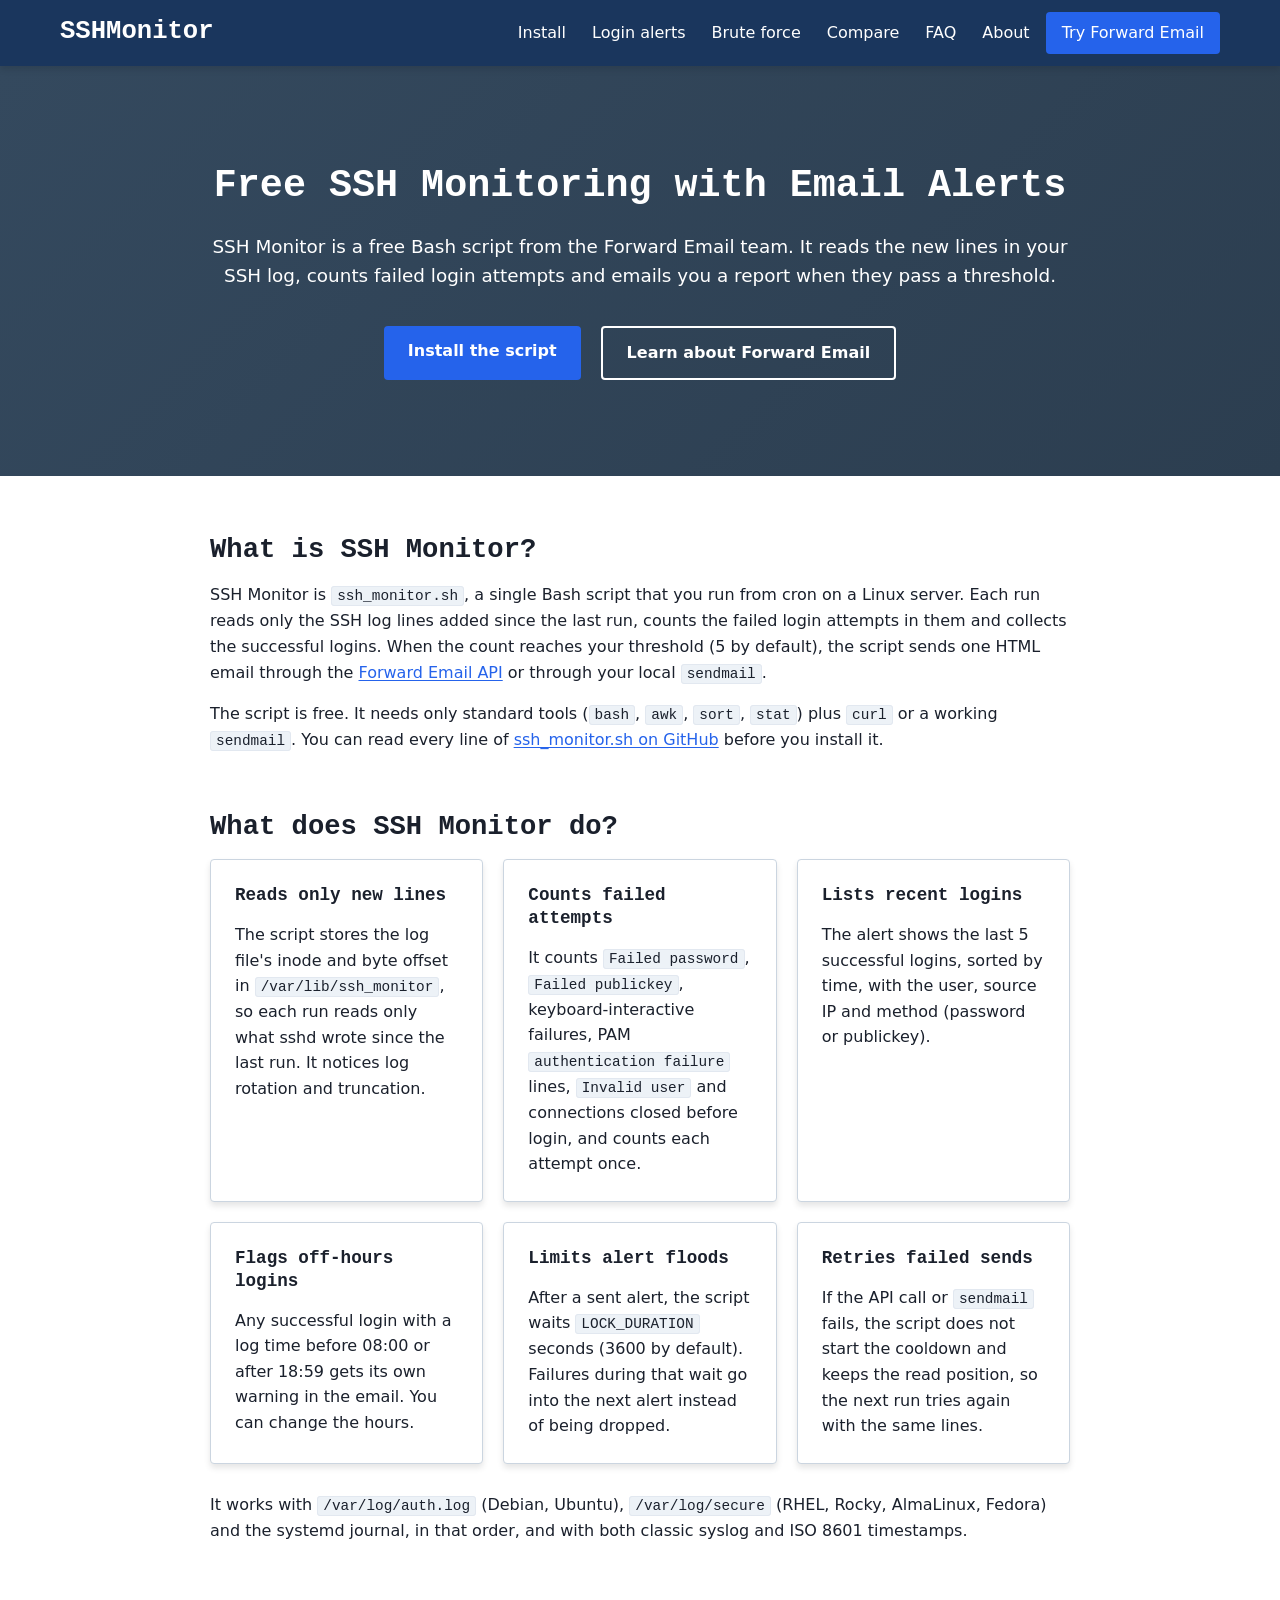
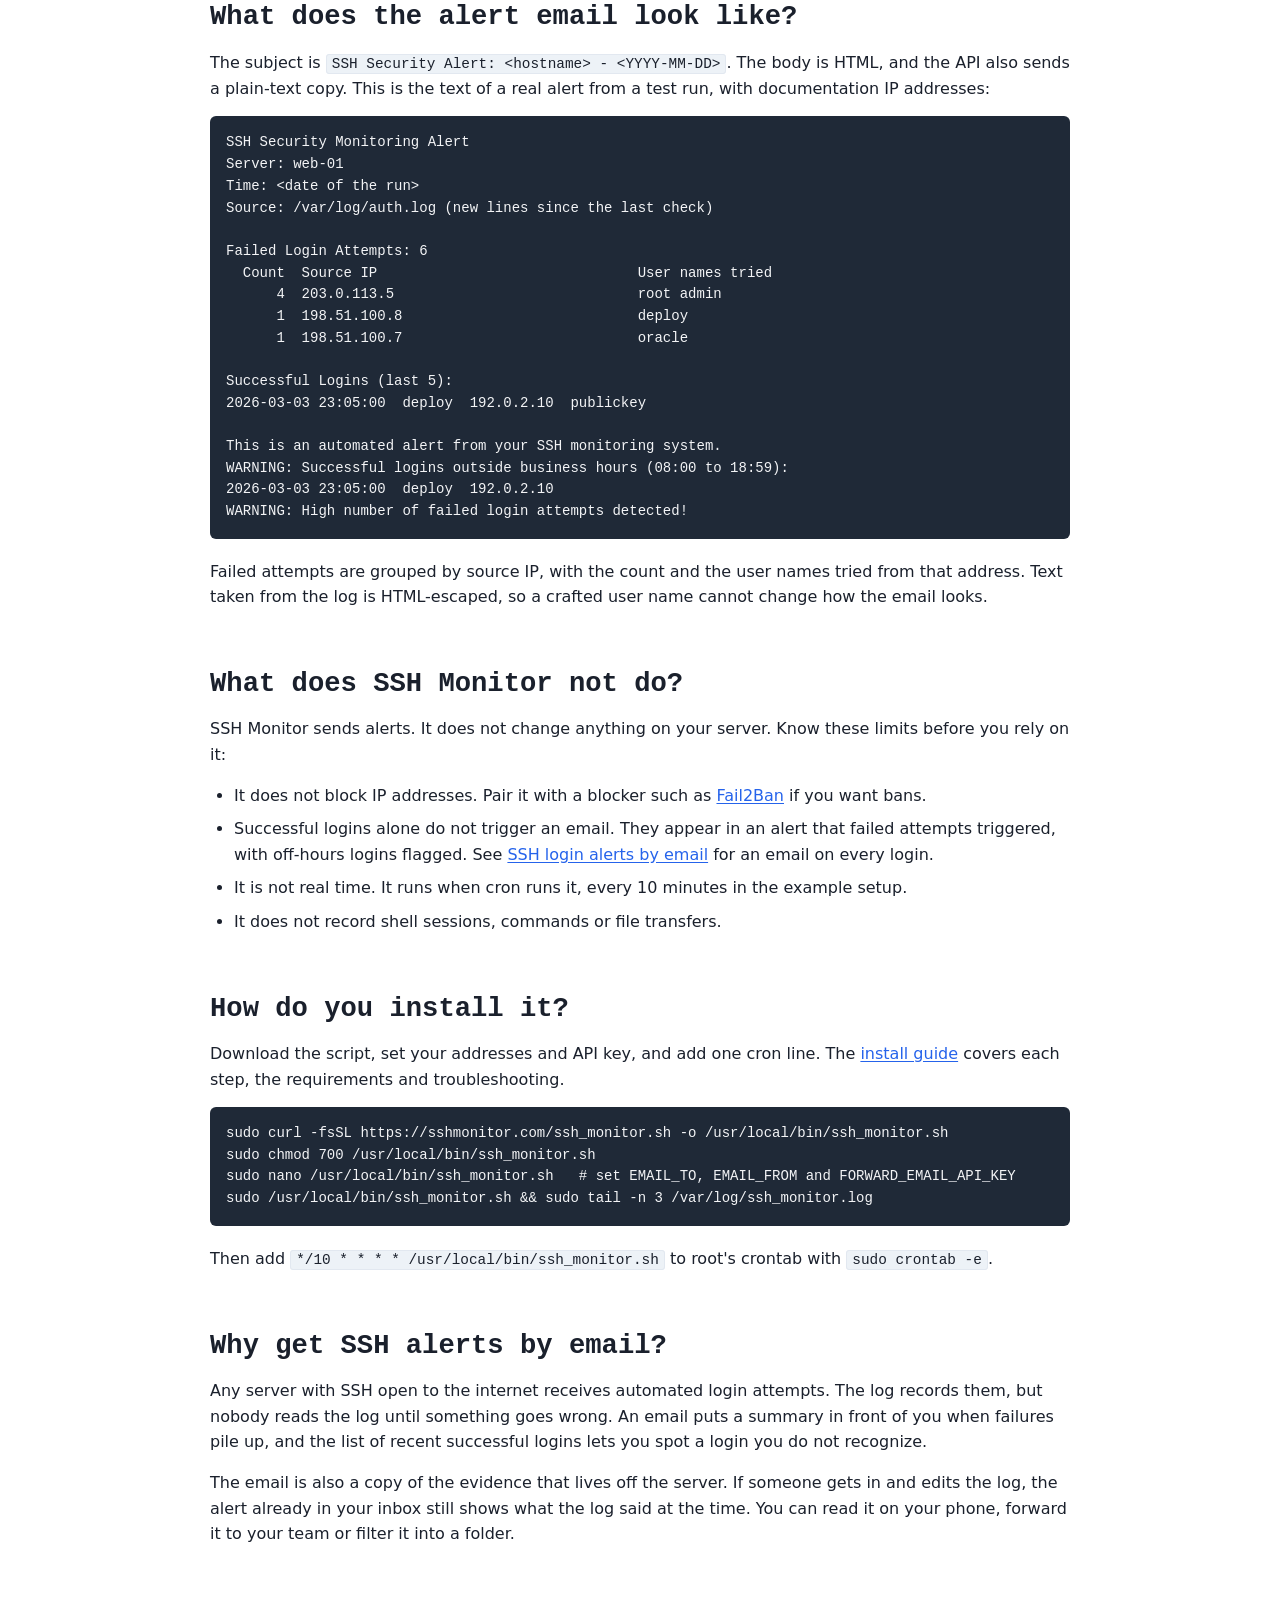
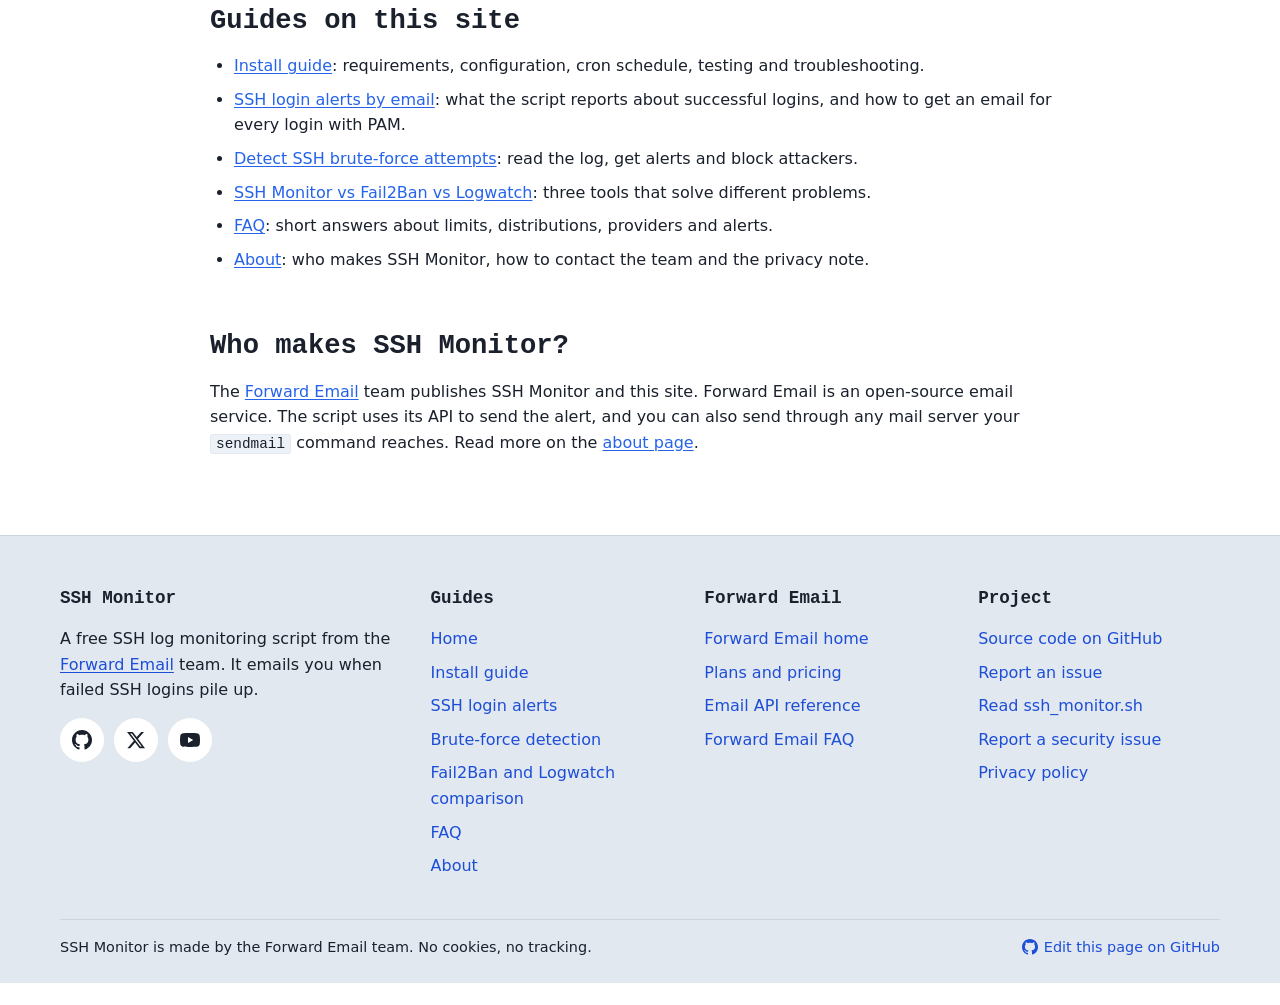
<file: index.html>
<!DOCTYPE html>
<html lang="en">
<head>
<meta charset="utf-8">
<meta name="viewport" content="width=device-width, initial-scale=1">
<meta http-equiv="Content-Security-Policy" content="default-src 'none'; connect-src 'self'; style-src 'self'; img-src 'self'; manifest-src 'self'; base-uri 'none'; form-action 'none'; upgrade-insecure-requests">
<meta name="referrer" content="strict-origin-when-cross-origin">
<title>SSH Monitor: Free SSH Login Alerts by Email</title>
<meta name="description" content="Free Bash script that counts failed SSH login attempts in your auth log or journal and emails you a report through Forward Email.">
<meta name="robots" content="index, follow, max-image-preview:large">
<link rel="canonical" href="https://sshmonitor.com/">
<link rel="alternate" type="text/markdown" href="/index.md" title="Free SSH Monitoring with Email Alerts (Markdown)">
<meta name="theme-color" content="#1a365d">
<link rel="icon" href="/favicon.ico" sizes="any">
<link rel="icon" href="/images/icon.svg" type="image/svg+xml">
<link rel="apple-touch-icon" href="/images/apple-touch-icon.png">
<link rel="manifest" href="/site.webmanifest">
<link rel="alternate" type="text/plain" href="/llms.txt" title="llms.txt">
<link rel="stylesheet" href="/css/style.min.css">
<meta property="og:type" content="website">
<meta property="og:site_name" content="SSH Monitor">
<meta property="og:locale" content="en_US">
<meta property="og:title" content="SSH Monitor: Free SSH Login Alerts by Email">
<meta property="og:description" content="Free Bash script that counts failed SSH login attempts in your auth log or journal and emails you a report through Forward Email.">
<meta property="og:url" content="https://sshmonitor.com/">
<meta property="og:image" content="https://sshmonitor.com/images/og-image.png">
<meta property="og:image:type" content="image/png">
<meta property="og:image:width" content="1200">
<meta property="og:image:height" content="630">
<meta property="og:image:alt" content="SSH Monitor: free SSH login alerts by email, from the Forward Email team">
<meta name="twitter:card" content="summary_large_image">
<meta name="twitter:site" content="@fwdemail">
<meta name="twitter:title" content="SSH Monitor: Free SSH Login Alerts by Email">
<meta name="twitter:description" content="Free Bash script that counts failed SSH login attempts in your auth log or journal and emails you a report through Forward Email.">
<meta name="twitter:image" content="https://sshmonitor.com/images/og-image.png">
<meta name="twitter:image:alt" content="SSH Monitor: free SSH login alerts by email, from the Forward Email team">
<script type="application/ld+json">{"@context":"https://schema.org","@graph":[{"@type":"Organization","@id":"https://forwardemail.net/#organization","name":"Forward Email","url":"https://forwardemail.net","logo":"https://forwardemail.net/img/logo-square-180x180.png","sameAs":["https://github.com/forwardemail","https://x.com/fwdemail","https://www.youtube.com/forwardemail","https://www.reddit.com/r/forwardemail/"],"contactPoint":[{"@type":"ContactPoint","contactType":"customer support","email":"support@forwardemail.net","url":"https://forwardemail.net/en/faq"},{"@type":"ContactPoint","contactType":"security","email":"security@forwardemail.net","url":"https://forwardemail.net/en/security"}]},{"@type":"WebSite","@id":"https://sshmonitor.com/#website","url":"https://sshmonitor.com/","name":"SSH Monitor","description":"SSH Monitor is a free Bash script from the Forward Email team. It reads the new lines in your SSH log, counts failed login attempts and emails you a report through Forward Email when they pass a threshold.","inLanguage":"en","publisher":{"@id":"https://forwardemail.net/#organization"}},{"@type":"WebPage","@id":"https://sshmonitor.com/#webpage","url":"https://sshmonitor.com/","name":"Free SSH Monitoring with Email Alerts","description":"Free Bash script that counts failed SSH login attempts in your auth log or journal and emails you a report through Forward Email.","inLanguage":"en","isPartOf":{"@id":"https://sshmonitor.com/#website"},"publisher":{"@id":"https://forwardemail.net/#organization"},"primaryImageOfPage":{"@type":"ImageObject","url":"https://sshmonitor.com/images/og-image.png","width":1200,"height":630},"about":{"@id":"https://sshmonitor.com/#software"}},{"@type":"SoftwareApplication","@id":"https://sshmonitor.com/#software","name":"SSH Monitor","alternateName":"ssh_monitor.sh","description":"Bash script that reads new SSH log lines (auth.log, secure or the systemd journal), counts failed login attempts and emails a report through the Forward Email API or sendmail when a threshold is reached.","url":"https://sshmonitor.com/","applicationCategory":"SecurityApplication","operatingSystem":"Linux","downloadUrl":"https://sshmonitor.com/ssh_monitor.sh","installUrl":"https://sshmonitor.com/install/","softwareRequirements":"bash, awk, sed, GNU coreutils, curl or sendmail, cron","isAccessibleForFree":true,"offers":{"@type":"Offer","price":"0","priceCurrency":"USD"},"author":{"@id":"https://forwardemail.net/#organization"},"publisher":{"@id":"https://forwardemail.net/#organization"}}]}</script>
</head>
<body>
<!--email_off--><a class="skip-link" href="#main"><!--/email_off-->Skip to content</a>
<header class="site-header">
  <div class="container header-content">
    <!--email_off--><a class="logo" href="/" aria-current="page"><!--/email_off-->SSHMonitor</a>
    <nav aria-label="Main">
      <ul class="nav-links"><li><!--email_off--><a href="/install/"><!--/email_off-->Install</a></li><li><!--email_off--><a href="/ssh-login-alerts/"><!--/email_off-->Login alerts</a></li><li><!--email_off--><a href="/ssh-brute-force-detection/"><!--/email_off-->Brute force</a></li><li><!--email_off--><a href="/fail2ban-vs-logwatch/"><!--/email_off-->Compare</a></li><li><!--email_off--><a href="/faq/"><!--/email_off-->FAQ</a></li><li><!--email_off--><a href="/about/"><!--/email_off-->About</a></li><li><!--email_off--><a href="https://forwardemail.net" class="btn-primary" rel="noopener"><!--/email_off-->Try Forward Email</a></li></ul>
    </nav>
  </div>
</header>
<main id="main">
<div class="hero hero-home">
  <div class="container hero-content">
    
    <h1>Free SSH Monitoring with Email Alerts</h1>
    <p class="lead">SSH Monitor is a free Bash script from the Forward Email team. It reads the new lines in your SSH log, counts failed login attempts and emails you a report when they pass a threshold.</p>
    <div class="cta-buttons"><!--email_off--><a href="/install/" class="btn-primary"><!--/email_off-->Install the script</a><!--email_off--><a href="https://forwardemail.net" class="btn-secondary" rel="noopener"><!--/email_off-->Learn about Forward Email</a></div>
  </div>
</div>
<article class="container content">
<h2 id="what-is-ssh-monitor">What is SSH Monitor?</h2>
<p>SSH Monitor is <code>ssh_monitor.sh</code>, a single Bash script that you run from cron on a Linux server. Each run reads only the SSH log lines added since the last run, counts the failed login attempts in them and collects the successful logins. When the count reaches your threshold (5 by default), the script sends one HTML email through the <!--email_off--><a href="https://forwardemail.net/en/email-api" rel="noopener"><!--/email_off-->Forward Email API</a> or through your local <code>sendmail</code>.</p>
<p>The script is free. It needs only standard tools (<code>bash</code>, <code>awk</code>, <code>sort</code>, <code>stat</code>) plus <code>curl</code> or a working <code>sendmail</code>. You can read every line of <!--email_off--><a href="https://github.com/forwardemail/sshmonitor.com/blob/main/ssh_monitor.sh" rel="noopener"><!--/email_off-->ssh_monitor.sh on GitHub</a> before you install it.</p>
<h2 id="what-does-ssh-monitor-do">What does SSH Monitor do?</h2>
<div class="card-grid">
<div class="card">
<h3 id="reads-only-new-lines">Reads only new lines</h3>
<p>The script stores the log file's inode and byte offset in <code>/var/lib/ssh_monitor</code>, so each run reads only what sshd wrote since the last run. It notices log rotation and truncation.</p>
</div>
<div class="card">
<h3 id="counts-failed-attempts">Counts failed attempts</h3>
<p>It counts <code>Failed password</code>, <code>Failed publickey</code>, keyboard-interactive failures, PAM <code>authentication failure</code> lines, <code>Invalid user</code> and connections closed before login, and counts each attempt once.</p>
</div>
<div class="card">
<h3 id="lists-recent-logins">Lists recent logins</h3>
<p>The alert shows the last 5 successful logins, sorted by time, with the user, source IP and method (password or publickey).</p>
</div>
<div class="card">
<h3 id="flags-off-hours-logins">Flags off-hours logins</h3>
<p>Any successful login with a log time before 08:00 or after 18:59 gets its own warning in the email. You can change the hours.</p>
</div>
<div class="card">
<h3 id="limits-alert-floods">Limits alert floods</h3>
<p>After a sent alert, the script waits <code>LOCK_DURATION</code> seconds (3600 by default). Failures during that wait go into the next alert instead of being dropped.</p>
</div>
<div class="card">
<h3 id="retries-failed-sends">Retries failed sends</h3>
<p>If the API call or <code>sendmail</code> fails, the script does not start the cooldown and keeps the read position, so the next run tries again with the same lines.</p>
</div>
</div>
<p>It works with <code>/var/log/auth.log</code> (Debian, Ubuntu), <code>/var/log/secure</code> (RHEL, Rocky, AlmaLinux, Fedora) and the systemd journal, in that order, and with both classic syslog and ISO 8601 timestamps.</p>
<h2 id="what-does-the-alert-email-look-like">What does the alert email look like?</h2>
<p>The subject is <code>SSH Security Alert: &lt;hostname&gt; - &lt;YYYY-MM-DD&gt;</code>. The body is HTML, and the API also sends a plain-text copy. This is the text of a real alert from a test run, with documentation IP addresses:</p>
<pre data-lang="text" tabindex="0"><code class="language-text">SSH Security Monitoring Alert
Server: web-01
Time: &lt;date of the run&gt;
Source: /var/log/auth.log (new lines since the last check)

Failed Login Attempts: 6
  Count  Source IP                               User names tried
      4  203.0.113.5                             root admin
      1  198.51.100.8                            deploy
      1  198.51.100.7                            oracle

Successful Logins (last 5):
2026-03-03 23:05:00  deploy  192.0.2.10  publickey

This is an automated alert from your SSH monitoring system.
WARNING: Successful logins outside business hours (08:00 to 18:59):
2026-03-03 23:05:00  deploy  192.0.2.10
WARNING: High number of failed login attempts detected!</code></pre>
<p>Failed attempts are grouped by source IP, with the count and the user names tried from that address. Text taken from the log is HTML-escaped, so a crafted user name cannot change how the email looks.</p>
<h2 id="what-does-ssh-monitor-not-do">What does SSH Monitor not do?</h2>
<p>SSH Monitor sends alerts. It does not change anything on your server. Know these limits before you rely on it:</p>
<ul><li>It does not block IP addresses. Pair it with a blocker such as <!--email_off--><a href="/fail2ban-vs-logwatch/"><!--/email_off-->Fail2Ban</a> if you want bans.</li><li>Successful logins alone do not trigger an email. They appear in an alert that failed attempts triggered, with off-hours logins flagged. See <!--email_off--><a href="/ssh-login-alerts/"><!--/email_off-->SSH login alerts by email</a> for an email on every login.</li><li>It is not real time. It runs when cron runs it, every 10 minutes in the example setup.</li><li>It does not record shell sessions, commands or file transfers.</li></ul>
<h2 id="how-do-you-install-it">How do you install it?</h2>
<p>Download the script, set your addresses and API key, and add one cron line. The <!--email_off--><a href="/install/"><!--/email_off-->install guide</a> covers each step, the requirements and troubleshooting.</p>
<pre data-lang="bash" tabindex="0"><code class="language-bash">sudo curl -fsSL https://sshmonitor.com/ssh_monitor.sh -o /usr/local/bin/ssh_monitor.sh
sudo chmod 700 /usr/local/bin/ssh_monitor.sh
sudo nano /usr/local/bin/ssh_monitor.sh   # set EMAIL_TO, EMAIL_FROM and FORWARD_EMAIL_API_KEY
sudo /usr/local/bin/ssh_monitor.sh &amp;&amp; sudo tail -n 3 /var/log/ssh_monitor.log</code></pre>
<p>Then add <code>*/10 * * * * /usr/local/bin/ssh_monitor.sh</code> to root's crontab with <code>sudo crontab -e</code>.</p>
<h2 id="why-get-ssh-alerts-by-email">Why get SSH alerts by email?</h2>
<p>Any server with SSH open to the internet receives automated login attempts. The log records them, but nobody reads the log until something goes wrong. An email puts a summary in front of you when failures pile up, and the list of recent successful logins lets you spot a login you do not recognize.</p>
<p>The email is also a copy of the evidence that lives off the server. If someone gets in and edits the log, the alert already in your inbox still shows what the log said at the time. You can read it on your phone, forward it to your team or filter it into a folder.</p>
<h2 id="guides-on-this-site">Guides on this site</h2>
<ul><li><!--email_off--><a href="/install/"><!--/email_off-->Install guide</a>: requirements, configuration, cron schedule, testing and troubleshooting.</li><li><!--email_off--><a href="/ssh-login-alerts/"><!--/email_off-->SSH login alerts by email</a>: what the script reports about successful logins, and how to get an email for every login with PAM.</li><li><!--email_off--><a href="/ssh-brute-force-detection/"><!--/email_off-->Detect SSH brute-force attempts</a>: read the log, get alerts and block attackers.</li><li><!--email_off--><a href="/fail2ban-vs-logwatch/"><!--/email_off-->SSH Monitor vs Fail2Ban vs Logwatch</a>: three tools that solve different problems.</li><li><!--email_off--><a href="/faq/"><!--/email_off-->FAQ</a>: short answers about limits, distributions, providers and alerts.</li><li><!--email_off--><a href="/about/"><!--/email_off-->About</a>: who makes SSH Monitor, how to contact the team and the privacy note.</li></ul>
<h2 id="who-makes-ssh-monitor">Who makes SSH Monitor?</h2>
<p>The <!--email_off--><a href="https://forwardemail.net" rel="noopener"><!--/email_off-->Forward Email</a> team publishes SSH Monitor and this site. Forward Email is an open-source email service. The script uses its API to send the alert, and you can also send through any mail server your <code>sendmail</code> command reaches. Read more on the <!--email_off--><a href="/about/"><!--/email_off-->about page</a>.</p>
</article>
</main>
<footer class="site-footer">
  <div class="container">
    <div class="footer-grid">
      <div class="footer-column">
        <p class="footer-title">SSH Monitor</p>
        <p>A free SSH log monitoring script from the <!--email_off--><a href="https://forwardemail.net" rel="noopener"><!--/email_off-->Forward Email</a> team. It emails you when failed SSH logins pile up.</p>
        <div class="social-links">
          <!--email_off--><a href="https://github.com/forwardemail" rel="noopener"><!--/email_off--><svg xmlns="http://www.w3.org/2000/svg" viewBox="0 0 24 24" width="20" height="20" aria-hidden="true" focusable="false"><path d="M12 0c-6.626 0-12 5.373-12 12 0 5.302 3.438 9.8 8.207 11.387.599.111.793-.261.793-.577v-2.234c-3.338.726-4.033-1.416-4.033-1.416-.546-1.387-1.333-1.756-1.333-1.756-1.089-.745.083-.729.083-.729 1.205.084 1.839 1.237 1.839 1.237 1.07 1.834 2.807 1.304 3.492.997.107-.775.418-1.305.762-1.604-2.665-.305-5.467-1.334-5.467-5.931 0-1.311.469-2.381 1.236-3.221-.124-.303-.535-1.524.117-3.176 0 0 1.008-.322 3.301 1.23.957-.266 1.983-.399 3.003-.404 1.02.005 2.047.138 3.006.404 2.291-1.552 3.297-1.23 3.297-1.23.653 1.653.242 2.874.118 3.176.77.84 1.235 1.911 1.235 3.221 0 4.609-2.807 5.624-5.479 5.921.43.372.823 1.102.823 2.222v3.293c0 .319.192.694.801.576 4.765-1.589 8.199-6.086 8.199-11.386 0-6.627-5.373-12-12-12z"/></svg><span class="sr-only">Forward Email on GitHub</span></a>
          <!--email_off--><a href="https://x.com/fwdemail" rel="noopener"><!--/email_off--><svg xmlns="http://www.w3.org/2000/svg" viewBox="0 0 24 24" width="20" height="20" aria-hidden="true" focusable="false"><path d="M18.244 2.25h3.308l-7.227 8.26 8.502 11.24H16.17l-5.214-6.817L4.99 21.75H1.68l7.73-8.835L1.254 2.25H8.08l4.713 6.231zm-1.161 17.52h1.833L7.084 4.126H5.117z"/></svg><span class="sr-only">Forward Email on X</span></a>
          <!--email_off--><a href="https://www.youtube.com/forwardemail" rel="noopener"><!--/email_off--><svg xmlns="http://www.w3.org/2000/svg" viewBox="0 0 24 24" width="20" height="20" aria-hidden="true" focusable="false"><path d="M23.5 6.2a3 3 0 0 0-2.1-2.1C19.5 3.6 12 3.6 12 3.6s-7.5 0-9.4.5A3 3 0 0 0 .5 6.2 31 31 0 0 0 0 12a31 31 0 0 0 .5 5.8 3 3 0 0 0 2.1 2.1c1.9.5 9.4.5 9.4.5s7.5 0 9.4-.5a3 3 0 0 0 2.1-2.1A31 31 0 0 0 24 12a31 31 0 0 0-.5-5.8zM9.6 15.6V8.4l6.3 3.6-6.3 3.6z"/></svg><span class="sr-only">Forward Email on YouTube</span></a>
        </div>
      </div>
      <div class="footer-column">
        <p class="footer-title">Guides</p>
        <ul><li><!--email_off--><a href="/"><!--/email_off-->Home</a></li><li><!--email_off--><a href="/install/"><!--/email_off-->Install guide</a></li><li><!--email_off--><a href="/ssh-login-alerts/"><!--/email_off-->SSH login alerts</a></li><li><!--email_off--><a href="/ssh-brute-force-detection/"><!--/email_off-->Brute-force detection</a></li><li><!--email_off--><a href="/fail2ban-vs-logwatch/"><!--/email_off-->Fail2Ban and Logwatch comparison</a></li><li><!--email_off--><a href="/faq/"><!--/email_off-->FAQ</a></li><li><!--email_off--><a href="/about/"><!--/email_off-->About</a></li></ul>
      </div>
      <div class="footer-column">
        <p class="footer-title">Forward Email</p>
        <ul>
          <li><!--email_off--><a href="https://forwardemail.net" rel="noopener"><!--/email_off-->Forward Email home</a></li>
          <li><!--email_off--><a href="https://forwardemail.net/en/pricing" rel="noopener"><!--/email_off-->Plans and pricing</a></li>
          <li><!--email_off--><a href="https://forwardemail.net/en/email-api" rel="noopener"><!--/email_off-->Email API reference</a></li>
          <li><!--email_off--><a href="https://forwardemail.net/en/faq" rel="noopener"><!--/email_off-->Forward Email FAQ</a></li>
        </ul>
      </div>
      <div class="footer-column">
        <p class="footer-title">Project</p>
        <ul>
          <li><!--email_off--><a href="https://github.com/forwardemail/sshmonitor.com" rel="noopener"><!--/email_off-->Source code on GitHub</a></li>
          <li><!--email_off--><a href="https://github.com/forwardemail/sshmonitor.com/issues" rel="noopener"><!--/email_off-->Report an issue</a></li>
          <li><!--email_off--><a href="https://github.com/forwardemail/sshmonitor.com/blob/main/ssh_monitor.sh" rel="noopener"><!--/email_off-->Read ssh_monitor.sh</a></li>
          <li><!--email_off--><a href="https://forwardemail.net/en/security" rel="noopener"><!--/email_off-->Report a security issue</a></li>
          <li><!--email_off--><a href="/about/#privacy-note"><!--/email_off-->Privacy policy</a></li>
        </ul>
      </div>
    </div>
    <div class="footer-bottom">
      <p>SSH Monitor is made by the Forward Email team. No cookies, no tracking.</p>
      <!--email_off--><a href="https://github.com/forwardemail/sshmonitor.com/blob/main/src/pages/index.md" class="edit-link" rel="noopener"><!--/email_off--><svg xmlns="http://www.w3.org/2000/svg" viewBox="0 0 24 24" width="20" height="20" aria-hidden="true" focusable="false"><path d="M12 0c-6.626 0-12 5.373-12 12 0 5.302 3.438 9.8 8.207 11.387.599.111.793-.261.793-.577v-2.234c-3.338.726-4.033-1.416-4.033-1.416-.546-1.387-1.333-1.756-1.333-1.756-1.089-.745.083-.729.083-.729 1.205.084 1.839 1.237 1.839 1.237 1.07 1.834 2.807 1.304 3.492.997.107-.775.418-1.305.762-1.604-2.665-.305-5.467-1.334-5.467-5.931 0-1.311.469-2.381 1.236-3.221-.124-.303-.535-1.524.117-3.176 0 0 1.008-.322 3.301 1.23.957-.266 1.983-.399 3.003-.404 1.02.005 2.047.138 3.006.404 2.291-1.552 3.297-1.23 3.297-1.23.653 1.653.242 2.874.118 3.176.77.84 1.235 1.911 1.235 3.221 0 4.609-2.807 5.624-5.479 5.921.43.372.823 1.102.823 2.222v3.293c0 .319.192.694.801.576 4.765-1.589 8.199-6.086 8.199-11.386 0-6.627-5.373-12-12-12z"/></svg> Edit this page on GitHub</a>
    </div>
  </div>
</footer>
</body>
</html>
</file>
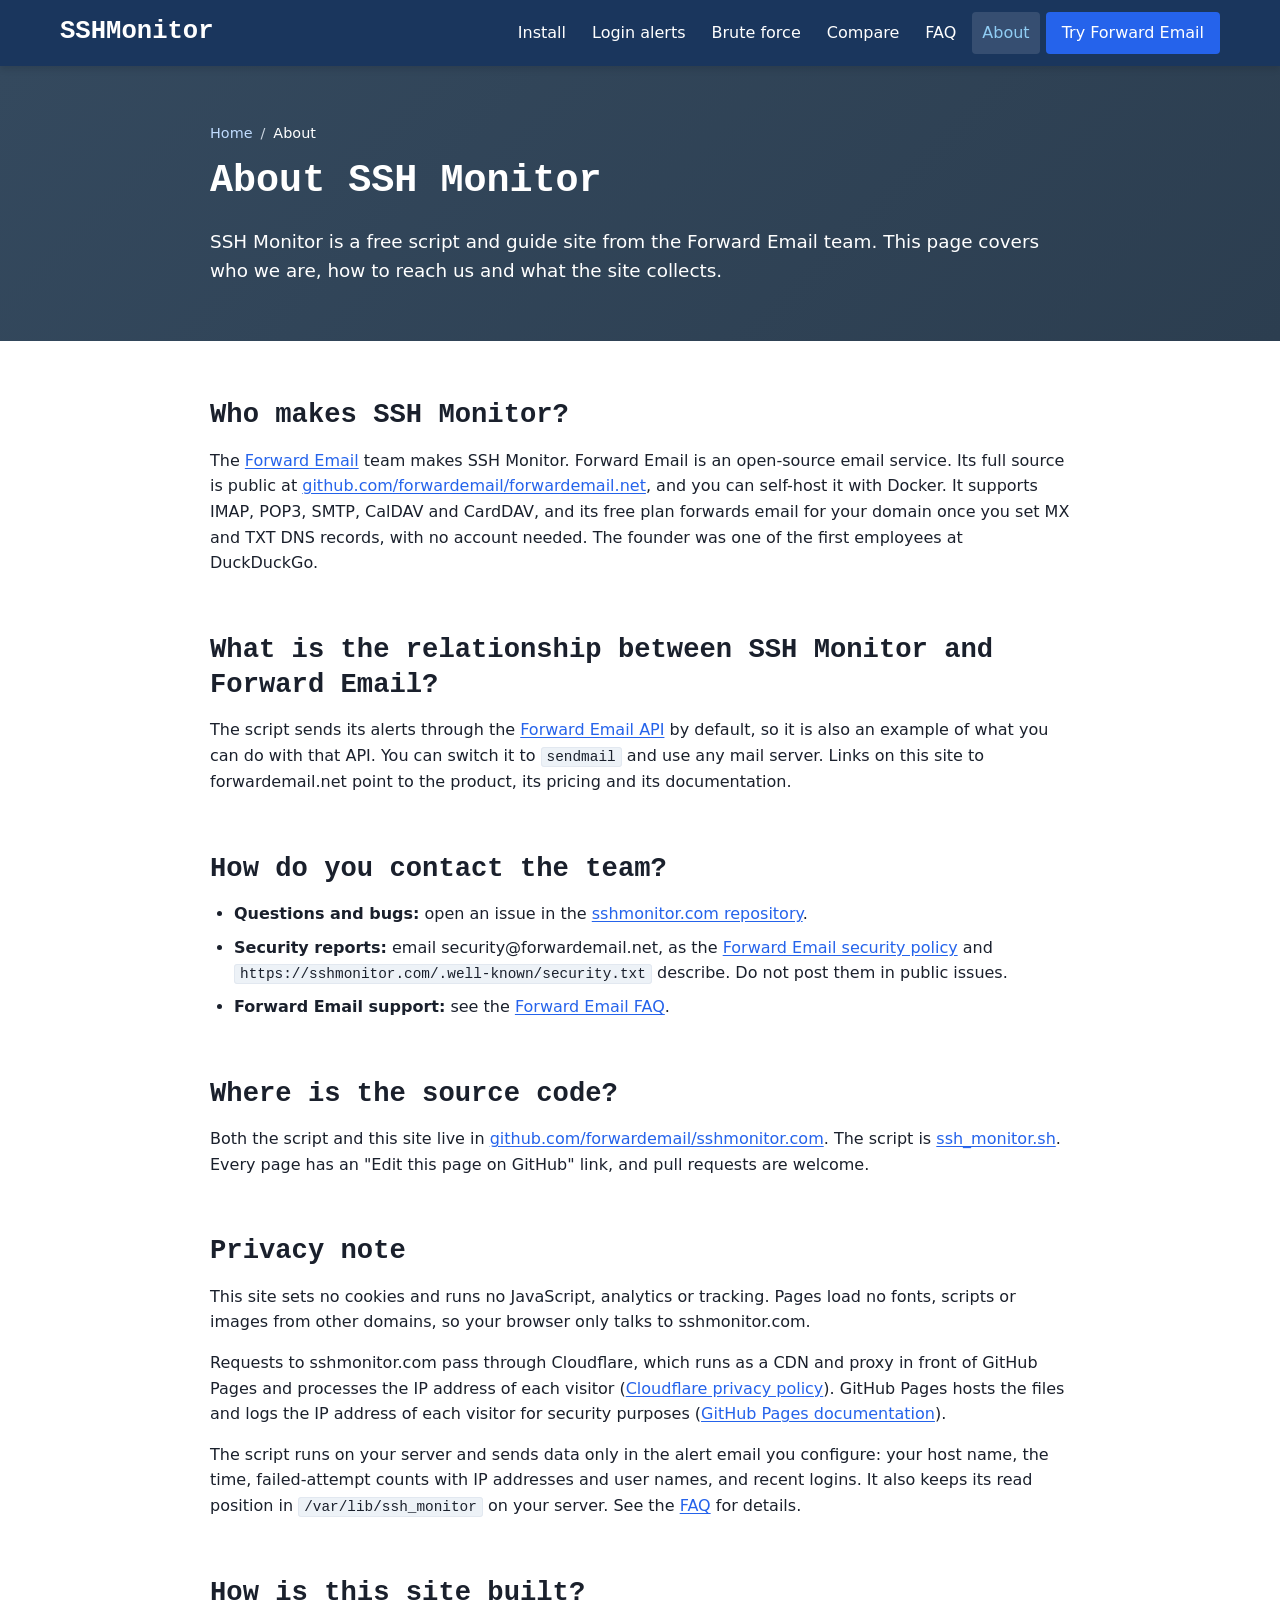
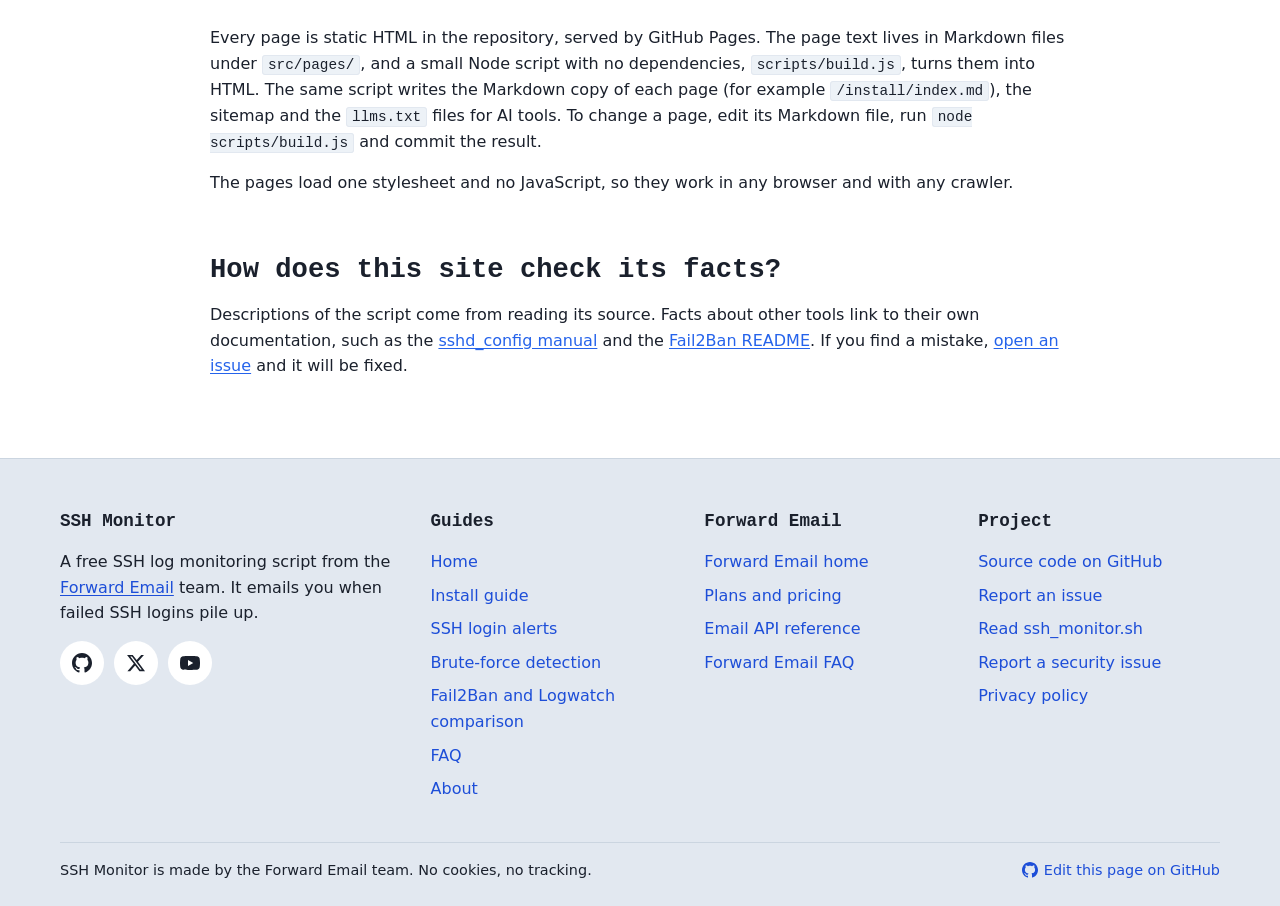
<file: about/index.html>
<!DOCTYPE html>
<html lang="en">
<head>
<meta charset="utf-8">
<meta name="viewport" content="width=device-width, initial-scale=1">
<meta http-equiv="Content-Security-Policy" content="default-src 'none'; connect-src 'self'; style-src 'self'; img-src 'self'; manifest-src 'self'; base-uri 'none'; form-action 'none'; upgrade-insecure-requests">
<meta name="referrer" content="strict-origin-when-cross-origin">
<title>About SSH Monitor, the Forward Email Team and Privacy</title>
<meta name="description" content="Who makes SSH Monitor, how to contact the Forward Email team, where the source lives and what this site collects from visitors.">
<meta name="robots" content="index, follow, max-image-preview:large">
<link rel="canonical" href="https://sshmonitor.com/about/">
<link rel="alternate" type="text/markdown" href="/about/index.md" title="About SSH Monitor (Markdown)">
<meta name="theme-color" content="#1a365d">
<link rel="icon" href="/favicon.ico" sizes="any">
<link rel="icon" href="/images/icon.svg" type="image/svg+xml">
<link rel="apple-touch-icon" href="/images/apple-touch-icon.png">
<link rel="manifest" href="/site.webmanifest">
<link rel="alternate" type="text/plain" href="/llms.txt" title="llms.txt">
<link rel="stylesheet" href="/css/style.min.css">
<meta property="og:type" content="website">
<meta property="og:site_name" content="SSH Monitor">
<meta property="og:locale" content="en_US">
<meta property="og:title" content="About SSH Monitor, the Forward Email Team and Privacy">
<meta property="og:description" content="Who makes SSH Monitor, how to contact the Forward Email team, where the source lives and what this site collects from visitors.">
<meta property="og:url" content="https://sshmonitor.com/about/">
<meta property="og:image" content="https://sshmonitor.com/images/og-image.png">
<meta property="og:image:type" content="image/png">
<meta property="og:image:width" content="1200">
<meta property="og:image:height" content="630">
<meta property="og:image:alt" content="SSH Monitor: free SSH login alerts by email, from the Forward Email team">
<meta name="twitter:card" content="summary_large_image">
<meta name="twitter:site" content="@fwdemail">
<meta name="twitter:title" content="About SSH Monitor, the Forward Email Team and Privacy">
<meta name="twitter:description" content="Who makes SSH Monitor, how to contact the Forward Email team, where the source lives and what this site collects from visitors.">
<meta name="twitter:image" content="https://sshmonitor.com/images/og-image.png">
<meta name="twitter:image:alt" content="SSH Monitor: free SSH login alerts by email, from the Forward Email team">
<script type="application/ld+json">{"@context":"https://schema.org","@graph":[{"@type":"Organization","@id":"https://forwardemail.net/#organization","name":"Forward Email","url":"https://forwardemail.net","logo":"https://forwardemail.net/img/logo-square-180x180.png","sameAs":["https://github.com/forwardemail","https://x.com/fwdemail","https://www.youtube.com/forwardemail","https://www.reddit.com/r/forwardemail/"],"contactPoint":[{"@type":"ContactPoint","contactType":"customer support","email":"support@forwardemail.net","url":"https://forwardemail.net/en/faq"},{"@type":"ContactPoint","contactType":"security","email":"security@forwardemail.net","url":"https://forwardemail.net/en/security"}]},{"@type":"WebSite","@id":"https://sshmonitor.com/#website","url":"https://sshmonitor.com/","name":"SSH Monitor","description":"SSH Monitor is a free Bash script from the Forward Email team. It reads the new lines in your SSH log, counts failed login attempts and emails you a report through Forward Email when they pass a threshold.","inLanguage":"en","publisher":{"@id":"https://forwardemail.net/#organization"}},{"@type":"AboutPage","@id":"https://sshmonitor.com/about/#webpage","url":"https://sshmonitor.com/about/","name":"About SSH Monitor","description":"Who makes SSH Monitor, how to contact the Forward Email team, where the source lives and what this site collects from visitors.","inLanguage":"en","isPartOf":{"@id":"https://sshmonitor.com/#website"},"publisher":{"@id":"https://forwardemail.net/#organization"},"primaryImageOfPage":{"@type":"ImageObject","url":"https://sshmonitor.com/images/og-image.png","width":1200,"height":630},"breadcrumb":{"@id":"https://sshmonitor.com/about/#breadcrumb"}},{"@type":"BreadcrumbList","@id":"https://sshmonitor.com/about/#breadcrumb","itemListElement":[{"@type":"ListItem","position":1,"name":"Home","item":"https://sshmonitor.com/"},{"@type":"ListItem","position":2,"name":"About","item":"https://sshmonitor.com/about/"}]}]}</script>
</head>
<body>
<!--email_off--><a class="skip-link" href="#main"><!--/email_off-->Skip to content</a>
<header class="site-header">
  <div class="container header-content">
    <!--email_off--><a class="logo" href="/"><!--/email_off-->SSHMonitor</a>
    <nav aria-label="Main">
      <ul class="nav-links"><li><!--email_off--><a href="/install/"><!--/email_off-->Install</a></li><li><!--email_off--><a href="/ssh-login-alerts/"><!--/email_off-->Login alerts</a></li><li><!--email_off--><a href="/ssh-brute-force-detection/"><!--/email_off-->Brute force</a></li><li><!--email_off--><a href="/fail2ban-vs-logwatch/"><!--/email_off-->Compare</a></li><li><!--email_off--><a href="/faq/"><!--/email_off-->FAQ</a></li><li><!--email_off--><a href="/about/" aria-current="page"><!--/email_off-->About</a></li><li><!--email_off--><a href="https://forwardemail.net" class="btn-primary" rel="noopener"><!--/email_off-->Try Forward Email</a></li></ul>
    </nav>
  </div>
</header>
<main id="main">
<div class="hero">
  <div class="container hero-content">
    <nav class="breadcrumbs" aria-label="Breadcrumb"><ol><li><!--email_off--><a href="/"><!--/email_off-->Home</a></li><li><span aria-current="page">About</span></li></ol></nav>
    <h1>About SSH Monitor</h1>
    <p class="lead">SSH Monitor is a free script and guide site from the Forward Email team. This page covers who we are, how to reach us and what the site collects.</p>
    
  </div>
</div>
<article class="container content">
<h2 id="who-makes-ssh-monitor">Who makes SSH Monitor?</h2>
<p>The <!--email_off--><a href="https://forwardemail.net" rel="noopener"><!--/email_off-->Forward Email</a> team makes SSH Monitor. Forward Email is an open-source email service. Its full source is public at <!--email_off--><a href="https://github.com/forwardemail/forwardemail.net" rel="noopener"><!--/email_off-->github.com/forwardemail/forwardemail.net</a>, and you can self-host it with Docker. It supports IMAP, POP3, SMTP, CalDAV and CardDAV, and its free plan forwards email for your domain once you set MX and TXT DNS records, with no account needed. The founder was one of the first employees at DuckDuckGo.</p>
<h2 id="what-is-the-relationship-between-ssh-monitor-and-forward-email">What is the relationship between SSH Monitor and Forward Email?</h2>
<p>The script sends its alerts through the <!--email_off--><a href="https://forwardemail.net/en/email-api" rel="noopener"><!--/email_off-->Forward Email API</a> by default, so it is also an example of what you can do with that API. You can switch it to <code>sendmail</code> and use any mail server. Links on this site to forwardemail.net point to the product, its pricing and its documentation.</p>
<h2 id="how-do-you-contact-the-team">How do you contact the team?</h2>
<ul><li><strong>Questions and bugs:</strong> open an issue in the <!--email_off--><a href="https://github.com/forwardemail/sshmonitor.com/issues" rel="noopener"><!--/email_off-->sshmonitor.com repository</a>.</li><li><strong>Security reports:</strong> email <!--email_off-->security@forwardemail.net<!--/email_off-->, as the <!--email_off--><a href="https://forwardemail.net/en/security" rel="noopener"><!--/email_off-->Forward Email security policy</a> and <code>https://sshmonitor.com/.well-known/security.txt</code> describe. Do not post them in public issues.</li><li><strong>Forward Email support:</strong> see the <!--email_off--><a href="https://forwardemail.net/en/faq" rel="noopener"><!--/email_off-->Forward Email FAQ</a>.</li></ul>
<h2 id="where-is-the-source-code">Where is the source code?</h2>
<p>Both the script and this site live in <!--email_off--><a href="https://github.com/forwardemail/sshmonitor.com" rel="noopener"><!--/email_off-->github.com/forwardemail/sshmonitor.com</a>. The script is <!--email_off--><a href="https://github.com/forwardemail/sshmonitor.com/blob/main/ssh_monitor.sh" rel="noopener"><!--/email_off-->ssh_monitor.sh</a>. Every page has an &quot;Edit this page on GitHub&quot; link, and pull requests are welcome.</p>
<h2 id="privacy-note">Privacy note</h2>
<p>This site sets no cookies and runs no JavaScript, analytics or tracking. Pages load no fonts, scripts or images from other domains, so your browser only talks to sshmonitor.com.</p>
<p>Requests to sshmonitor.com pass through Cloudflare, which runs as a CDN and proxy in front of GitHub Pages and processes the IP address of each visitor (<!--email_off--><a href="https://www.cloudflare.com/privacypolicy/" rel="noopener"><!--/email_off-->Cloudflare privacy policy</a>). GitHub Pages hosts the files and logs the IP address of each visitor for security purposes (<!--email_off--><a href="https://docs.github.com/en/pages/getting-started-with-github-pages/about-github-pages" rel="noopener"><!--/email_off-->GitHub Pages documentation</a>).</p>
<p>The script runs on your server and sends data only in the alert email you configure: your host name, the time, failed-attempt counts with IP addresses and user names, and recent logins. It also keeps its read position in <code>/var/lib/ssh_monitor</code> on your server. See the <!--email_off--><a href="/faq/"><!--/email_off-->FAQ</a> for details.</p>
<h2 id="how-is-this-site-built">How is this site built?</h2>
<p>Every page is static HTML in the repository, served by GitHub Pages. The page text lives in Markdown files under <code>src/pages/</code>, and a small Node script with no dependencies, <code>scripts/build.js</code>, turns them into HTML. The same script writes the Markdown copy of each page (for example <code>/install/index.md</code>), the sitemap and the <code>llms.txt</code> files for AI tools. To change a page, edit its Markdown file, run <code>node scripts/build.js</code> and commit the result.</p>
<p>The pages load one stylesheet and no JavaScript, so they work in any browser and with any crawler.</p>
<h2 id="how-does-this-site-check-its-facts">How does this site check its facts?</h2>
<p>Descriptions of the script come from reading its source. Facts about other tools link to their own documentation, such as the <!--email_off--><a href="https://man.openbsd.org/sshd_config" rel="noopener"><!--/email_off-->sshd_config manual</a> and the <!--email_off--><a href="https://github.com/fail2ban/fail2ban" rel="noopener"><!--/email_off-->Fail2Ban README</a>. If you find a mistake, <!--email_off--><a href="https://github.com/forwardemail/sshmonitor.com/issues" rel="noopener"><!--/email_off-->open an issue</a> and it will be fixed.</p>
</article>
</main>
<footer class="site-footer">
  <div class="container">
    <div class="footer-grid">
      <div class="footer-column">
        <p class="footer-title">SSH Monitor</p>
        <p>A free SSH log monitoring script from the <!--email_off--><a href="https://forwardemail.net" rel="noopener"><!--/email_off-->Forward Email</a> team. It emails you when failed SSH logins pile up.</p>
        <div class="social-links">
          <!--email_off--><a href="https://github.com/forwardemail" rel="noopener"><!--/email_off--><svg xmlns="http://www.w3.org/2000/svg" viewBox="0 0 24 24" width="20" height="20" aria-hidden="true" focusable="false"><path d="M12 0c-6.626 0-12 5.373-12 12 0 5.302 3.438 9.8 8.207 11.387.599.111.793-.261.793-.577v-2.234c-3.338.726-4.033-1.416-4.033-1.416-.546-1.387-1.333-1.756-1.333-1.756-1.089-.745.083-.729.083-.729 1.205.084 1.839 1.237 1.839 1.237 1.07 1.834 2.807 1.304 3.492.997.107-.775.418-1.305.762-1.604-2.665-.305-5.467-1.334-5.467-5.931 0-1.311.469-2.381 1.236-3.221-.124-.303-.535-1.524.117-3.176 0 0 1.008-.322 3.301 1.23.957-.266 1.983-.399 3.003-.404 1.02.005 2.047.138 3.006.404 2.291-1.552 3.297-1.23 3.297-1.23.653 1.653.242 2.874.118 3.176.77.84 1.235 1.911 1.235 3.221 0 4.609-2.807 5.624-5.479 5.921.43.372.823 1.102.823 2.222v3.293c0 .319.192.694.801.576 4.765-1.589 8.199-6.086 8.199-11.386 0-6.627-5.373-12-12-12z"/></svg><span class="sr-only">Forward Email on GitHub</span></a>
          <!--email_off--><a href="https://x.com/fwdemail" rel="noopener"><!--/email_off--><svg xmlns="http://www.w3.org/2000/svg" viewBox="0 0 24 24" width="20" height="20" aria-hidden="true" focusable="false"><path d="M18.244 2.25h3.308l-7.227 8.26 8.502 11.24H16.17l-5.214-6.817L4.99 21.75H1.68l7.73-8.835L1.254 2.25H8.08l4.713 6.231zm-1.161 17.52h1.833L7.084 4.126H5.117z"/></svg><span class="sr-only">Forward Email on X</span></a>
          <!--email_off--><a href="https://www.youtube.com/forwardemail" rel="noopener"><!--/email_off--><svg xmlns="http://www.w3.org/2000/svg" viewBox="0 0 24 24" width="20" height="20" aria-hidden="true" focusable="false"><path d="M23.5 6.2a3 3 0 0 0-2.1-2.1C19.5 3.6 12 3.6 12 3.6s-7.5 0-9.4.5A3 3 0 0 0 .5 6.2 31 31 0 0 0 0 12a31 31 0 0 0 .5 5.8 3 3 0 0 0 2.1 2.1c1.9.5 9.4.5 9.4.5s7.5 0 9.4-.5a3 3 0 0 0 2.1-2.1A31 31 0 0 0 24 12a31 31 0 0 0-.5-5.8zM9.6 15.6V8.4l6.3 3.6-6.3 3.6z"/></svg><span class="sr-only">Forward Email on YouTube</span></a>
        </div>
      </div>
      <div class="footer-column">
        <p class="footer-title">Guides</p>
        <ul><li><!--email_off--><a href="/"><!--/email_off-->Home</a></li><li><!--email_off--><a href="/install/"><!--/email_off-->Install guide</a></li><li><!--email_off--><a href="/ssh-login-alerts/"><!--/email_off-->SSH login alerts</a></li><li><!--email_off--><a href="/ssh-brute-force-detection/"><!--/email_off-->Brute-force detection</a></li><li><!--email_off--><a href="/fail2ban-vs-logwatch/"><!--/email_off-->Fail2Ban and Logwatch comparison</a></li><li><!--email_off--><a href="/faq/"><!--/email_off-->FAQ</a></li><li><!--email_off--><a href="/about/"><!--/email_off-->About</a></li></ul>
      </div>
      <div class="footer-column">
        <p class="footer-title">Forward Email</p>
        <ul>
          <li><!--email_off--><a href="https://forwardemail.net" rel="noopener"><!--/email_off-->Forward Email home</a></li>
          <li><!--email_off--><a href="https://forwardemail.net/en/pricing" rel="noopener"><!--/email_off-->Plans and pricing</a></li>
          <li><!--email_off--><a href="https://forwardemail.net/en/email-api" rel="noopener"><!--/email_off-->Email API reference</a></li>
          <li><!--email_off--><a href="https://forwardemail.net/en/faq" rel="noopener"><!--/email_off-->Forward Email FAQ</a></li>
        </ul>
      </div>
      <div class="footer-column">
        <p class="footer-title">Project</p>
        <ul>
          <li><!--email_off--><a href="https://github.com/forwardemail/sshmonitor.com" rel="noopener"><!--/email_off-->Source code on GitHub</a></li>
          <li><!--email_off--><a href="https://github.com/forwardemail/sshmonitor.com/issues" rel="noopener"><!--/email_off-->Report an issue</a></li>
          <li><!--email_off--><a href="https://github.com/forwardemail/sshmonitor.com/blob/main/ssh_monitor.sh" rel="noopener"><!--/email_off-->Read ssh_monitor.sh</a></li>
          <li><!--email_off--><a href="https://forwardemail.net/en/security" rel="noopener"><!--/email_off-->Report a security issue</a></li>
          <li><!--email_off--><a href="/about/#privacy-note"><!--/email_off-->Privacy policy</a></li>
        </ul>
      </div>
    </div>
    <div class="footer-bottom">
      <p>SSH Monitor is made by the Forward Email team. No cookies, no tracking.</p>
      <!--email_off--><a href="https://github.com/forwardemail/sshmonitor.com/blob/main/src/pages/about.md" class="edit-link" rel="noopener"><!--/email_off--><svg xmlns="http://www.w3.org/2000/svg" viewBox="0 0 24 24" width="20" height="20" aria-hidden="true" focusable="false"><path d="M12 0c-6.626 0-12 5.373-12 12 0 5.302 3.438 9.8 8.207 11.387.599.111.793-.261.793-.577v-2.234c-3.338.726-4.033-1.416-4.033-1.416-.546-1.387-1.333-1.756-1.333-1.756-1.089-.745.083-.729.083-.729 1.205.084 1.839 1.237 1.839 1.237 1.07 1.834 2.807 1.304 3.492.997.107-.775.418-1.305.762-1.604-2.665-.305-5.467-1.334-5.467-5.931 0-1.311.469-2.381 1.236-3.221-.124-.303-.535-1.524.117-3.176 0 0 1.008-.322 3.301 1.23.957-.266 1.983-.399 3.003-.404 1.02.005 2.047.138 3.006.404 2.291-1.552 3.297-1.23 3.297-1.23.653 1.653.242 2.874.118 3.176.77.84 1.235 1.911 1.235 3.221 0 4.609-2.807 5.624-5.479 5.921.43.372.823 1.102.823 2.222v3.293c0 .319.192.694.801.576 4.765-1.589 8.199-6.086 8.199-11.386 0-6.627-5.373-12-12-12z"/></svg> Edit this page on GitHub</a>
    </div>
  </div>
</footer>
</body>
</html>
</file>
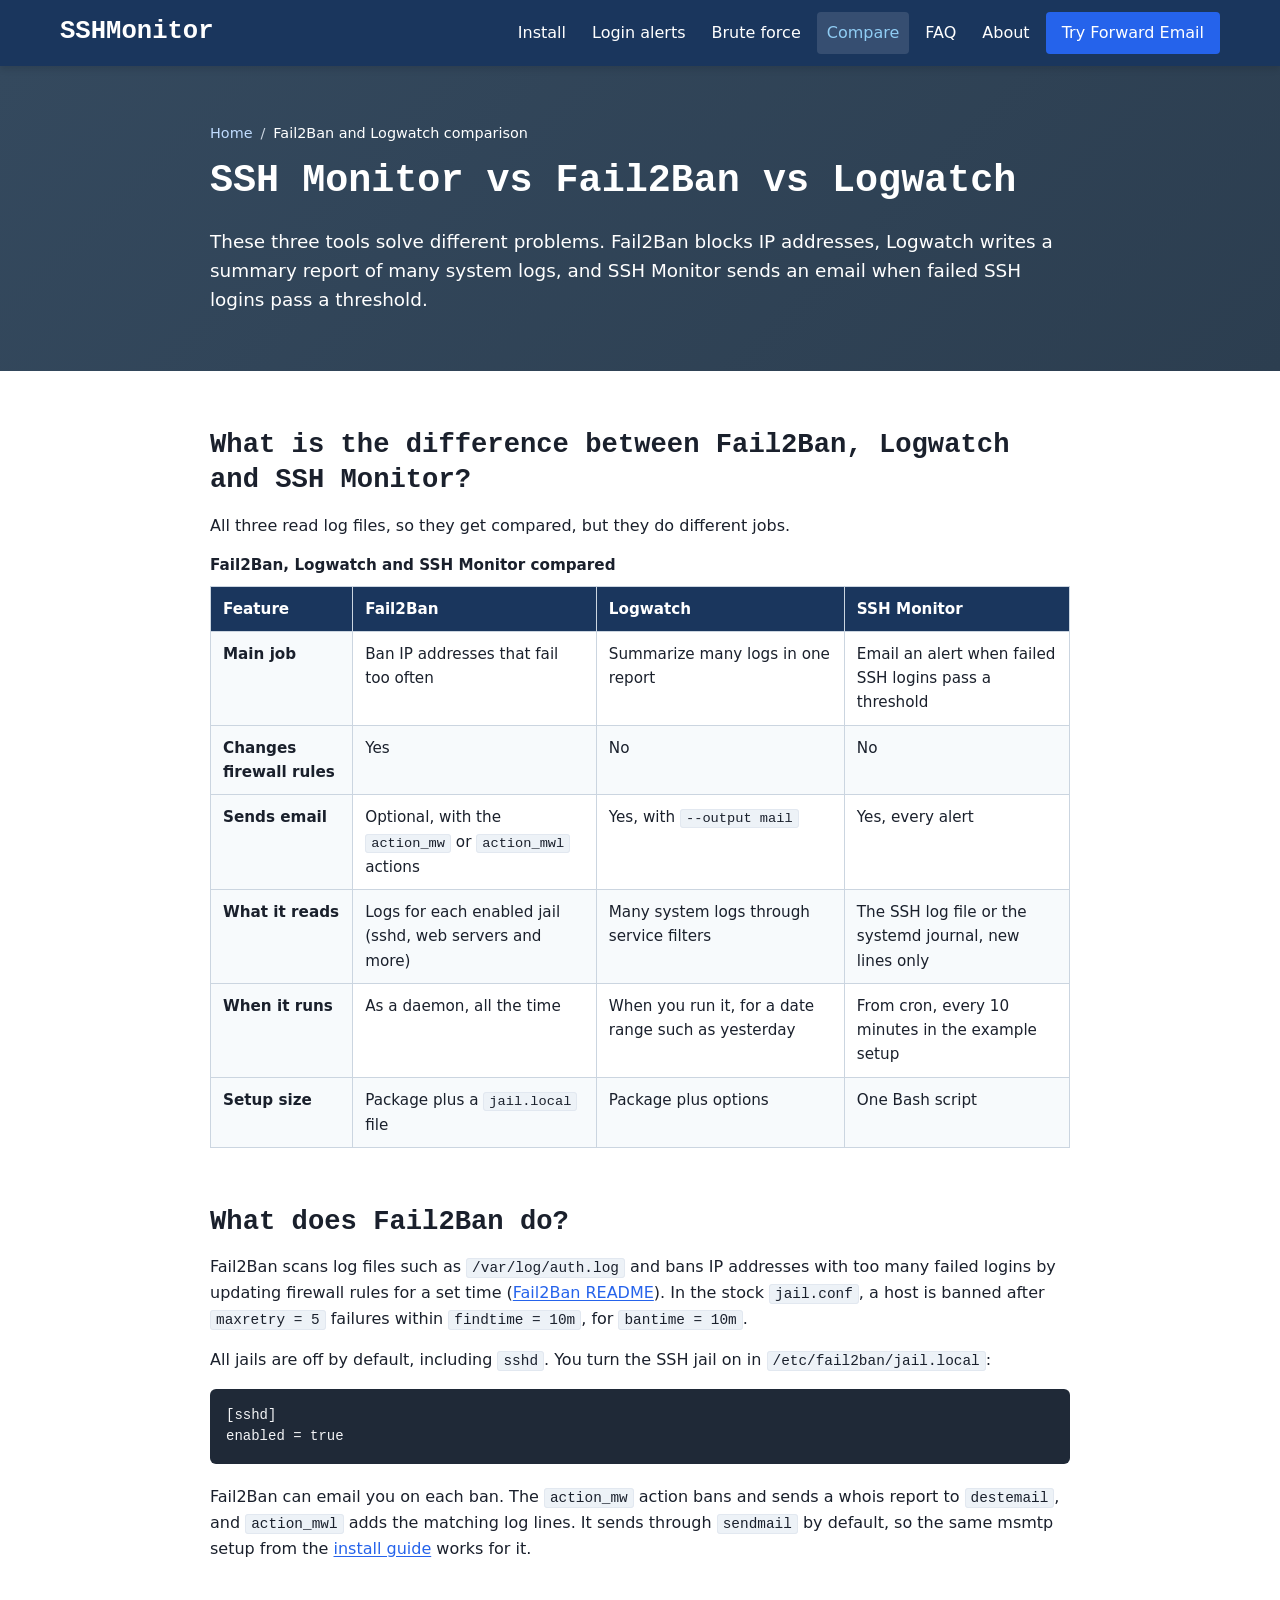
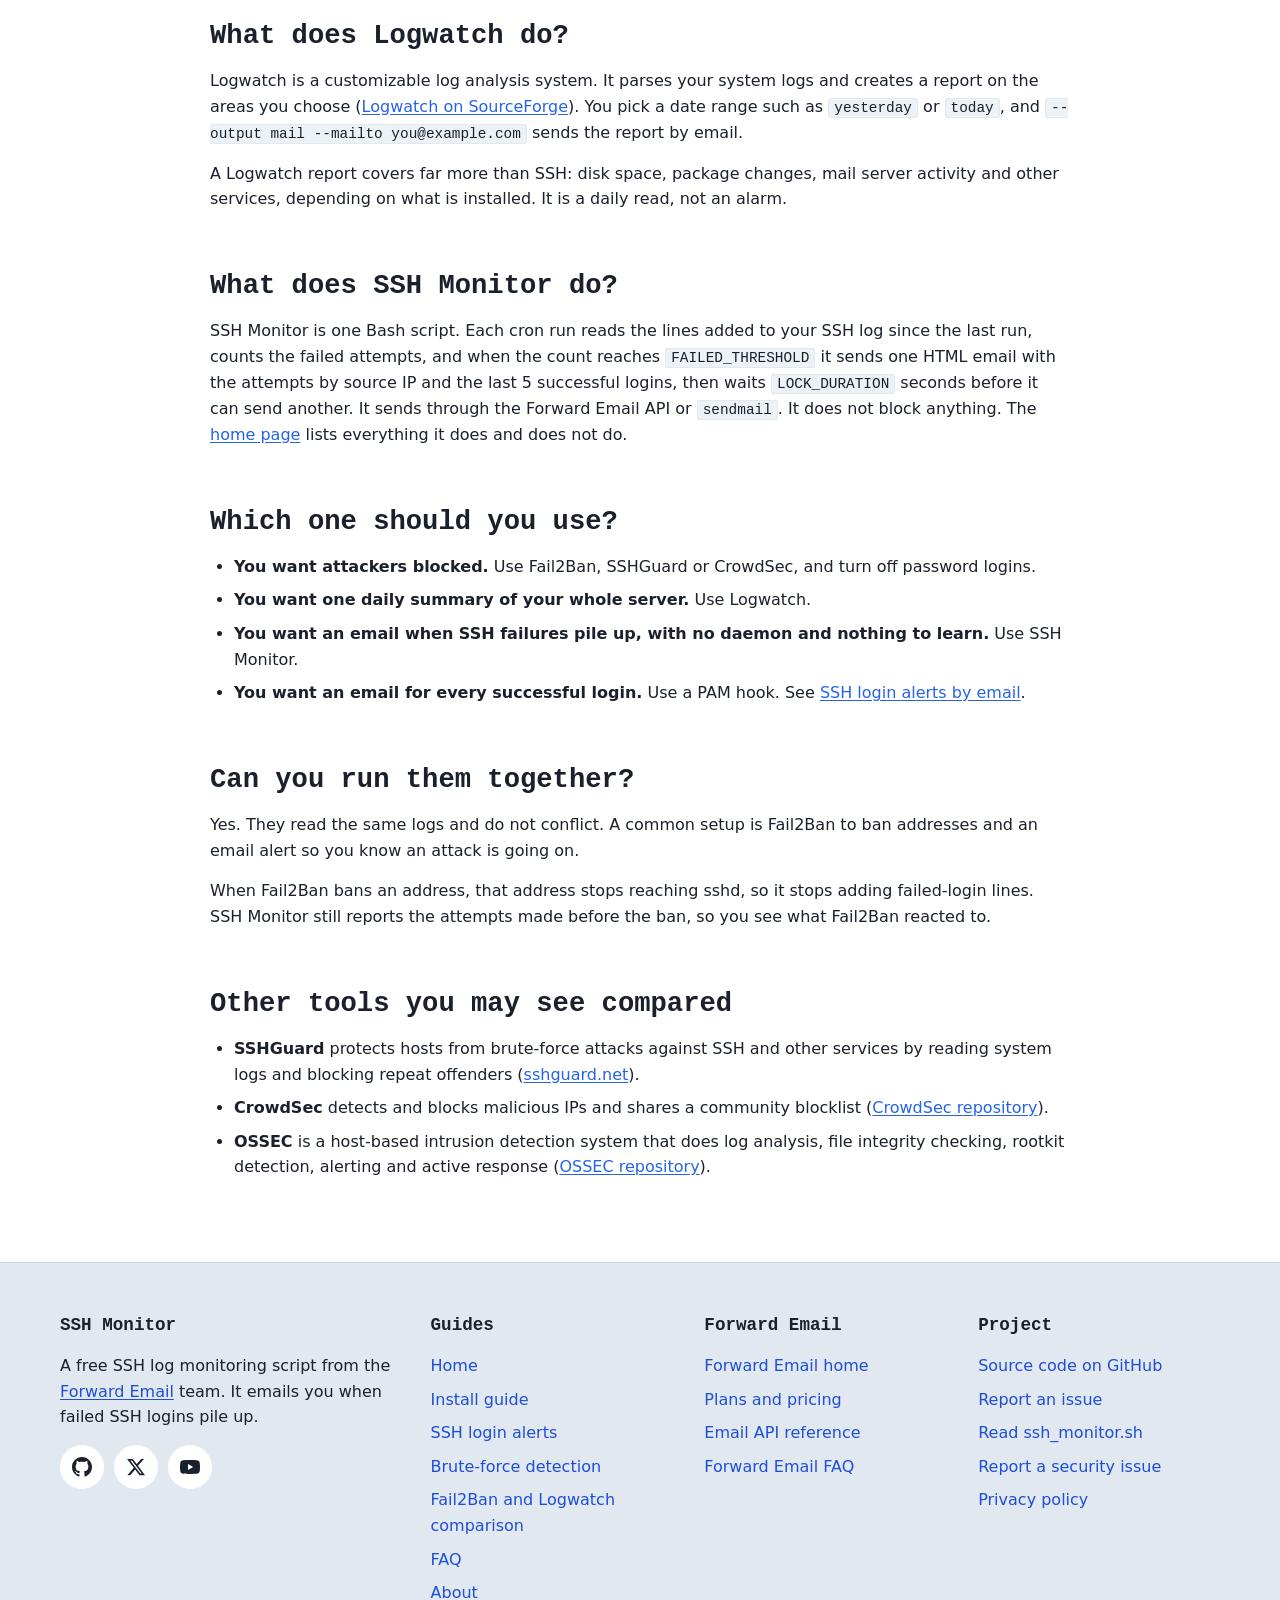
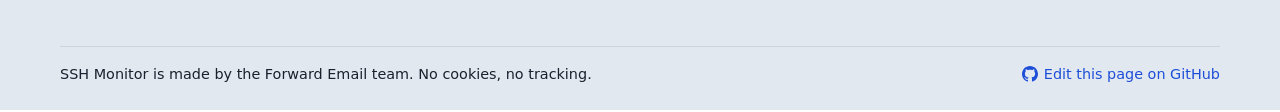
<file: fail2ban-vs-logwatch/index.html>
<!DOCTYPE html>
<html lang="en">
<head>
<meta charset="utf-8">
<meta name="viewport" content="width=device-width, initial-scale=1">
<meta http-equiv="Content-Security-Policy" content="default-src 'none'; connect-src 'self'; style-src 'self'; img-src 'self'; manifest-src 'self'; base-uri 'none'; form-action 'none'; upgrade-insecure-requests">
<meta name="referrer" content="strict-origin-when-cross-origin">
<title>SSH Monitor vs Fail2Ban vs Logwatch: What Each One Does</title>
<meta name="description" content="Fail2Ban bans IPs, Logwatch writes reports and SSH Monitor emails SSH failure alerts. See what each does and how to combine them.">
<meta name="robots" content="index, follow, max-image-preview:large">
<link rel="canonical" href="https://sshmonitor.com/fail2ban-vs-logwatch/">
<link rel="alternate" type="text/markdown" href="/fail2ban-vs-logwatch/index.md" title="SSH Monitor vs Fail2Ban vs Logwatch (Markdown)">
<meta name="theme-color" content="#1a365d">
<link rel="icon" href="/favicon.ico" sizes="any">
<link rel="icon" href="/images/icon.svg" type="image/svg+xml">
<link rel="apple-touch-icon" href="/images/apple-touch-icon.png">
<link rel="manifest" href="/site.webmanifest">
<link rel="alternate" type="text/plain" href="/llms.txt" title="llms.txt">
<link rel="stylesheet" href="/css/style.min.css">
<meta property="og:type" content="website">
<meta property="og:site_name" content="SSH Monitor">
<meta property="og:locale" content="en_US">
<meta property="og:title" content="SSH Monitor vs Fail2Ban vs Logwatch: What Each One Does">
<meta property="og:description" content="Fail2Ban bans IPs, Logwatch writes reports and SSH Monitor emails SSH failure alerts. See what each does and how to combine them.">
<meta property="og:url" content="https://sshmonitor.com/fail2ban-vs-logwatch/">
<meta property="og:image" content="https://sshmonitor.com/images/og-image.png">
<meta property="og:image:type" content="image/png">
<meta property="og:image:width" content="1200">
<meta property="og:image:height" content="630">
<meta property="og:image:alt" content="SSH Monitor: free SSH login alerts by email, from the Forward Email team">
<meta name="twitter:card" content="summary_large_image">
<meta name="twitter:site" content="@fwdemail">
<meta name="twitter:title" content="SSH Monitor vs Fail2Ban vs Logwatch: What Each One Does">
<meta name="twitter:description" content="Fail2Ban bans IPs, Logwatch writes reports and SSH Monitor emails SSH failure alerts. See what each does and how to combine them.">
<meta name="twitter:image" content="https://sshmonitor.com/images/og-image.png">
<meta name="twitter:image:alt" content="SSH Monitor: free SSH login alerts by email, from the Forward Email team">
<script type="application/ld+json">{"@context":"https://schema.org","@graph":[{"@type":"Organization","@id":"https://forwardemail.net/#organization","name":"Forward Email","url":"https://forwardemail.net","logo":"https://forwardemail.net/img/logo-square-180x180.png","sameAs":["https://github.com/forwardemail","https://x.com/fwdemail","https://www.youtube.com/forwardemail","https://www.reddit.com/r/forwardemail/"],"contactPoint":[{"@type":"ContactPoint","contactType":"customer support","email":"support@forwardemail.net","url":"https://forwardemail.net/en/faq"},{"@type":"ContactPoint","contactType":"security","email":"security@forwardemail.net","url":"https://forwardemail.net/en/security"}]},{"@type":"WebSite","@id":"https://sshmonitor.com/#website","url":"https://sshmonitor.com/","name":"SSH Monitor","description":"SSH Monitor is a free Bash script from the Forward Email team. It reads the new lines in your SSH log, counts failed login attempts and emails you a report through Forward Email when they pass a threshold.","inLanguage":"en","publisher":{"@id":"https://forwardemail.net/#organization"}},{"@type":"WebPage","@id":"https://sshmonitor.com/fail2ban-vs-logwatch/#webpage","url":"https://sshmonitor.com/fail2ban-vs-logwatch/","name":"SSH Monitor vs Fail2Ban vs Logwatch","description":"Fail2Ban bans IPs, Logwatch writes reports and SSH Monitor emails SSH failure alerts. See what each does and how to combine them.","inLanguage":"en","isPartOf":{"@id":"https://sshmonitor.com/#website"},"publisher":{"@id":"https://forwardemail.net/#organization"},"primaryImageOfPage":{"@type":"ImageObject","url":"https://sshmonitor.com/images/og-image.png","width":1200,"height":630},"breadcrumb":{"@id":"https://sshmonitor.com/fail2ban-vs-logwatch/#breadcrumb"}},{"@type":"BreadcrumbList","@id":"https://sshmonitor.com/fail2ban-vs-logwatch/#breadcrumb","itemListElement":[{"@type":"ListItem","position":1,"name":"Home","item":"https://sshmonitor.com/"},{"@type":"ListItem","position":2,"name":"Fail2Ban and Logwatch comparison","item":"https://sshmonitor.com/fail2ban-vs-logwatch/"}]}]}</script>
</head>
<body>
<!--email_off--><a class="skip-link" href="#main"><!--/email_off-->Skip to content</a>
<header class="site-header">
  <div class="container header-content">
    <!--email_off--><a class="logo" href="/"><!--/email_off-->SSHMonitor</a>
    <nav aria-label="Main">
      <ul class="nav-links"><li><!--email_off--><a href="/install/"><!--/email_off-->Install</a></li><li><!--email_off--><a href="/ssh-login-alerts/"><!--/email_off-->Login alerts</a></li><li><!--email_off--><a href="/ssh-brute-force-detection/"><!--/email_off-->Brute force</a></li><li><!--email_off--><a href="/fail2ban-vs-logwatch/" aria-current="page"><!--/email_off-->Compare</a></li><li><!--email_off--><a href="/faq/"><!--/email_off-->FAQ</a></li><li><!--email_off--><a href="/about/"><!--/email_off-->About</a></li><li><!--email_off--><a href="https://forwardemail.net" class="btn-primary" rel="noopener"><!--/email_off-->Try Forward Email</a></li></ul>
    </nav>
  </div>
</header>
<main id="main">
<div class="hero">
  <div class="container hero-content">
    <nav class="breadcrumbs" aria-label="Breadcrumb"><ol><li><!--email_off--><a href="/"><!--/email_off-->Home</a></li><li><span aria-current="page">Fail2Ban and Logwatch comparison</span></li></ol></nav>
    <h1>SSH Monitor vs Fail2Ban vs Logwatch</h1>
    <p class="lead">These three tools solve different problems. Fail2Ban blocks IP addresses, Logwatch writes a summary report of many system logs, and SSH Monitor sends an email when failed SSH logins pass a threshold.</p>
    
  </div>
</div>
<article class="container content">
<h2 id="what-is-the-difference-between-fail2ban-logwatch-and-ssh-monitor">What is the difference between Fail2Ban, Logwatch and SSH Monitor?</h2>
<p>All three read log files, so they get compared, but they do different jobs.</p>
<div class="table-container" tabindex="0" role="region" aria-label="Feature, Fail2Ban, Logwatch, SSH Monitor"><table class="wide"><caption>Fail2Ban, Logwatch and SSH Monitor compared</caption><thead><tr><th scope="col">Feature</th><th scope="col">Fail2Ban</th><th scope="col">Logwatch</th><th scope="col">SSH Monitor</th></tr></thead><tbody><tr><th scope="row">Main job</th><td>Ban IP addresses that fail too often</td><td>Summarize many logs in one report</td><td>Email an alert when failed SSH logins pass a threshold</td></tr><tr><th scope="row">Changes firewall rules</th><td>Yes</td><td>No</td><td>No</td></tr><tr><th scope="row">Sends email</th><td>Optional, with the <code>action_mw</code> or <code>action_mwl</code> actions</td><td>Yes, with <code>--output mail</code></td><td>Yes, every alert</td></tr><tr><th scope="row">What it reads</th><td>Logs for each enabled jail (sshd, web servers and more)</td><td>Many system logs through service filters</td><td>The SSH log file or the systemd journal, new lines only</td></tr><tr><th scope="row">When it runs</th><td>As a daemon, all the time</td><td>When you run it, for a date range such as yesterday</td><td>From cron, every 10 minutes in the example setup</td></tr><tr><th scope="row">Setup size</th><td>Package plus a <code>jail.local</code> file</td><td>Package plus options</td><td>One Bash script</td></tr></tbody></table></div>
<h2 id="what-does-fail2ban-do">What does Fail2Ban do?</h2>
<p>Fail2Ban scans log files such as <code>/var/log/auth.log</code> and bans IP addresses with too many failed logins by updating firewall rules for a set time (<!--email_off--><a href="https://github.com/fail2ban/fail2ban" rel="noopener"><!--/email_off-->Fail2Ban README</a>). In the stock <code>jail.conf</code>, a host is banned after <code>maxretry = 5</code> failures within <code>findtime = 10m</code>, for <code>bantime = 10m</code>.</p>
<p>All jails are off by default, including <code>sshd</code>. You turn the SSH jail on in <code>/etc/fail2ban/jail.local</code>:</p>
<pre data-lang="text" tabindex="0"><code class="language-text">[sshd]
enabled = true</code></pre>
<p>Fail2Ban can email you on each ban. The <code>action_mw</code> action bans and sends a whois report to <code>destemail</code>, and <code>action_mwl</code> adds the matching log lines. It sends through <code>sendmail</code> by default, so the same msmtp setup from the <!--email_off--><a href="/install/"><!--/email_off-->install guide</a> works for it.</p>
<h2 id="what-does-logwatch-do">What does Logwatch do?</h2>
<p>Logwatch is a customizable log analysis system. It parses your system logs and creates a report on the areas you choose (<!--email_off--><a href="https://sourceforge.net/projects/logwatch/" rel="noopener"><!--/email_off-->Logwatch on SourceForge</a>). You pick a date range such as <code>yesterday</code> or <code>today</code>, and <code>--output mail --mailto <!--email_off-->you@example.com<!--/email_off--></code> sends the report by email.</p>
<p>A Logwatch report covers far more than SSH: disk space, package changes, mail server activity and other services, depending on what is installed. It is a daily read, not an alarm.</p>
<h2 id="what-does-ssh-monitor-do">What does SSH Monitor do?</h2>
<p>SSH Monitor is one Bash script. Each cron run reads the lines added to your SSH log since the last run, counts the failed attempts, and when the count reaches <code>FAILED_THRESHOLD</code> it sends one HTML email with the attempts by source IP and the last 5 successful logins, then waits <code>LOCK_DURATION</code> seconds before it can send another. It sends through the Forward Email API or <code>sendmail</code>. It does not block anything. The <!--email_off--><a href="/"><!--/email_off-->home page</a> lists everything it does and does not do.</p>
<h2 id="which-one-should-you-use">Which one should you use?</h2>
<ul><li><strong>You want attackers blocked.</strong> Use Fail2Ban, SSHGuard or CrowdSec, and turn off password logins.</li><li><strong>You want one daily summary of your whole server.</strong> Use Logwatch.</li><li><strong>You want an email when SSH failures pile up, with no daemon and nothing to learn.</strong> Use SSH Monitor.</li><li><strong>You want an email for every successful login.</strong> Use a PAM hook. See <!--email_off--><a href="/ssh-login-alerts/"><!--/email_off-->SSH login alerts by email</a>.</li></ul>
<h2 id="can-you-run-them-together">Can you run them together?</h2>
<p>Yes. They read the same logs and do not conflict. A common setup is Fail2Ban to ban addresses and an email alert so you know an attack is going on.</p>
<p>When Fail2Ban bans an address, that address stops reaching sshd, so it stops adding failed-login lines. SSH Monitor still reports the attempts made before the ban, so you see what Fail2Ban reacted to.</p>
<h2 id="other-tools-you-may-see-compared">Other tools you may see compared</h2>
<ul><li><strong>SSHGuard</strong> protects hosts from brute-force attacks against SSH and other services by reading system logs and blocking repeat offenders (<!--email_off--><a href="https://www.sshguard.net/" rel="noopener"><!--/email_off-->sshguard.net</a>).</li><li><strong>CrowdSec</strong> detects and blocks malicious IPs and shares a community blocklist (<!--email_off--><a href="https://github.com/crowdsecurity/crowdsec" rel="noopener"><!--/email_off-->CrowdSec repository</a>).</li><li><strong>OSSEC</strong> is a host-based intrusion detection system that does log analysis, file integrity checking, rootkit detection, alerting and active response (<!--email_off--><a href="https://github.com/ossec/ossec-hids" rel="noopener"><!--/email_off-->OSSEC repository</a>).</li></ul>
</article>
</main>
<footer class="site-footer">
  <div class="container">
    <div class="footer-grid">
      <div class="footer-column">
        <p class="footer-title">SSH Monitor</p>
        <p>A free SSH log monitoring script from the <!--email_off--><a href="https://forwardemail.net" rel="noopener"><!--/email_off-->Forward Email</a> team. It emails you when failed SSH logins pile up.</p>
        <div class="social-links">
          <!--email_off--><a href="https://github.com/forwardemail" rel="noopener"><!--/email_off--><svg xmlns="http://www.w3.org/2000/svg" viewBox="0 0 24 24" width="20" height="20" aria-hidden="true" focusable="false"><path d="M12 0c-6.626 0-12 5.373-12 12 0 5.302 3.438 9.8 8.207 11.387.599.111.793-.261.793-.577v-2.234c-3.338.726-4.033-1.416-4.033-1.416-.546-1.387-1.333-1.756-1.333-1.756-1.089-.745.083-.729.083-.729 1.205.084 1.839 1.237 1.839 1.237 1.07 1.834 2.807 1.304 3.492.997.107-.775.418-1.305.762-1.604-2.665-.305-5.467-1.334-5.467-5.931 0-1.311.469-2.381 1.236-3.221-.124-.303-.535-1.524.117-3.176 0 0 1.008-.322 3.301 1.23.957-.266 1.983-.399 3.003-.404 1.02.005 2.047.138 3.006.404 2.291-1.552 3.297-1.23 3.297-1.23.653 1.653.242 2.874.118 3.176.77.84 1.235 1.911 1.235 3.221 0 4.609-2.807 5.624-5.479 5.921.43.372.823 1.102.823 2.222v3.293c0 .319.192.694.801.576 4.765-1.589 8.199-6.086 8.199-11.386 0-6.627-5.373-12-12-12z"/></svg><span class="sr-only">Forward Email on GitHub</span></a>
          <!--email_off--><a href="https://x.com/fwdemail" rel="noopener"><!--/email_off--><svg xmlns="http://www.w3.org/2000/svg" viewBox="0 0 24 24" width="20" height="20" aria-hidden="true" focusable="false"><path d="M18.244 2.25h3.308l-7.227 8.26 8.502 11.24H16.17l-5.214-6.817L4.99 21.75H1.68l7.73-8.835L1.254 2.25H8.08l4.713 6.231zm-1.161 17.52h1.833L7.084 4.126H5.117z"/></svg><span class="sr-only">Forward Email on X</span></a>
          <!--email_off--><a href="https://www.youtube.com/forwardemail" rel="noopener"><!--/email_off--><svg xmlns="http://www.w3.org/2000/svg" viewBox="0 0 24 24" width="20" height="20" aria-hidden="true" focusable="false"><path d="M23.5 6.2a3 3 0 0 0-2.1-2.1C19.5 3.6 12 3.6 12 3.6s-7.5 0-9.4.5A3 3 0 0 0 .5 6.2 31 31 0 0 0 0 12a31 31 0 0 0 .5 5.8 3 3 0 0 0 2.1 2.1c1.9.5 9.4.5 9.4.5s7.5 0 9.4-.5a3 3 0 0 0 2.1-2.1A31 31 0 0 0 24 12a31 31 0 0 0-.5-5.8zM9.6 15.6V8.4l6.3 3.6-6.3 3.6z"/></svg><span class="sr-only">Forward Email on YouTube</span></a>
        </div>
      </div>
      <div class="footer-column">
        <p class="footer-title">Guides</p>
        <ul><li><!--email_off--><a href="/"><!--/email_off-->Home</a></li><li><!--email_off--><a href="/install/"><!--/email_off-->Install guide</a></li><li><!--email_off--><a href="/ssh-login-alerts/"><!--/email_off-->SSH login alerts</a></li><li><!--email_off--><a href="/ssh-brute-force-detection/"><!--/email_off-->Brute-force detection</a></li><li><!--email_off--><a href="/fail2ban-vs-logwatch/"><!--/email_off-->Fail2Ban and Logwatch comparison</a></li><li><!--email_off--><a href="/faq/"><!--/email_off-->FAQ</a></li><li><!--email_off--><a href="/about/"><!--/email_off-->About</a></li></ul>
      </div>
      <div class="footer-column">
        <p class="footer-title">Forward Email</p>
        <ul>
          <li><!--email_off--><a href="https://forwardemail.net" rel="noopener"><!--/email_off-->Forward Email home</a></li>
          <li><!--email_off--><a href="https://forwardemail.net/en/pricing" rel="noopener"><!--/email_off-->Plans and pricing</a></li>
          <li><!--email_off--><a href="https://forwardemail.net/en/email-api" rel="noopener"><!--/email_off-->Email API reference</a></li>
          <li><!--email_off--><a href="https://forwardemail.net/en/faq" rel="noopener"><!--/email_off-->Forward Email FAQ</a></li>
        </ul>
      </div>
      <div class="footer-column">
        <p class="footer-title">Project</p>
        <ul>
          <li><!--email_off--><a href="https://github.com/forwardemail/sshmonitor.com" rel="noopener"><!--/email_off-->Source code on GitHub</a></li>
          <li><!--email_off--><a href="https://github.com/forwardemail/sshmonitor.com/issues" rel="noopener"><!--/email_off-->Report an issue</a></li>
          <li><!--email_off--><a href="https://github.com/forwardemail/sshmonitor.com/blob/main/ssh_monitor.sh" rel="noopener"><!--/email_off-->Read ssh_monitor.sh</a></li>
          <li><!--email_off--><a href="https://forwardemail.net/en/security" rel="noopener"><!--/email_off-->Report a security issue</a></li>
          <li><!--email_off--><a href="/about/#privacy-note"><!--/email_off-->Privacy policy</a></li>
        </ul>
      </div>
    </div>
    <div class="footer-bottom">
      <p>SSH Monitor is made by the Forward Email team. No cookies, no tracking.</p>
      <!--email_off--><a href="https://github.com/forwardemail/sshmonitor.com/blob/main/src/pages/fail2ban-vs-logwatch.md" class="edit-link" rel="noopener"><!--/email_off--><svg xmlns="http://www.w3.org/2000/svg" viewBox="0 0 24 24" width="20" height="20" aria-hidden="true" focusable="false"><path d="M12 0c-6.626 0-12 5.373-12 12 0 5.302 3.438 9.8 8.207 11.387.599.111.793-.261.793-.577v-2.234c-3.338.726-4.033-1.416-4.033-1.416-.546-1.387-1.333-1.756-1.333-1.756-1.089-.745.083-.729.083-.729 1.205.084 1.839 1.237 1.839 1.237 1.07 1.834 2.807 1.304 3.492.997.107-.775.418-1.305.762-1.604-2.665-.305-5.467-1.334-5.467-5.931 0-1.311.469-2.381 1.236-3.221-.124-.303-.535-1.524.117-3.176 0 0 1.008-.322 3.301 1.23.957-.266 1.983-.399 3.003-.404 1.02.005 2.047.138 3.006.404 2.291-1.552 3.297-1.23 3.297-1.23.653 1.653.242 2.874.118 3.176.77.84 1.235 1.911 1.235 3.221 0 4.609-2.807 5.624-5.479 5.921.43.372.823 1.102.823 2.222v3.293c0 .319.192.694.801.576 4.765-1.589 8.199-6.086 8.199-11.386 0-6.627-5.373-12-12-12z"/></svg> Edit this page on GitHub</a>
    </div>
  </div>
</footer>
</body>
</html>
</file>
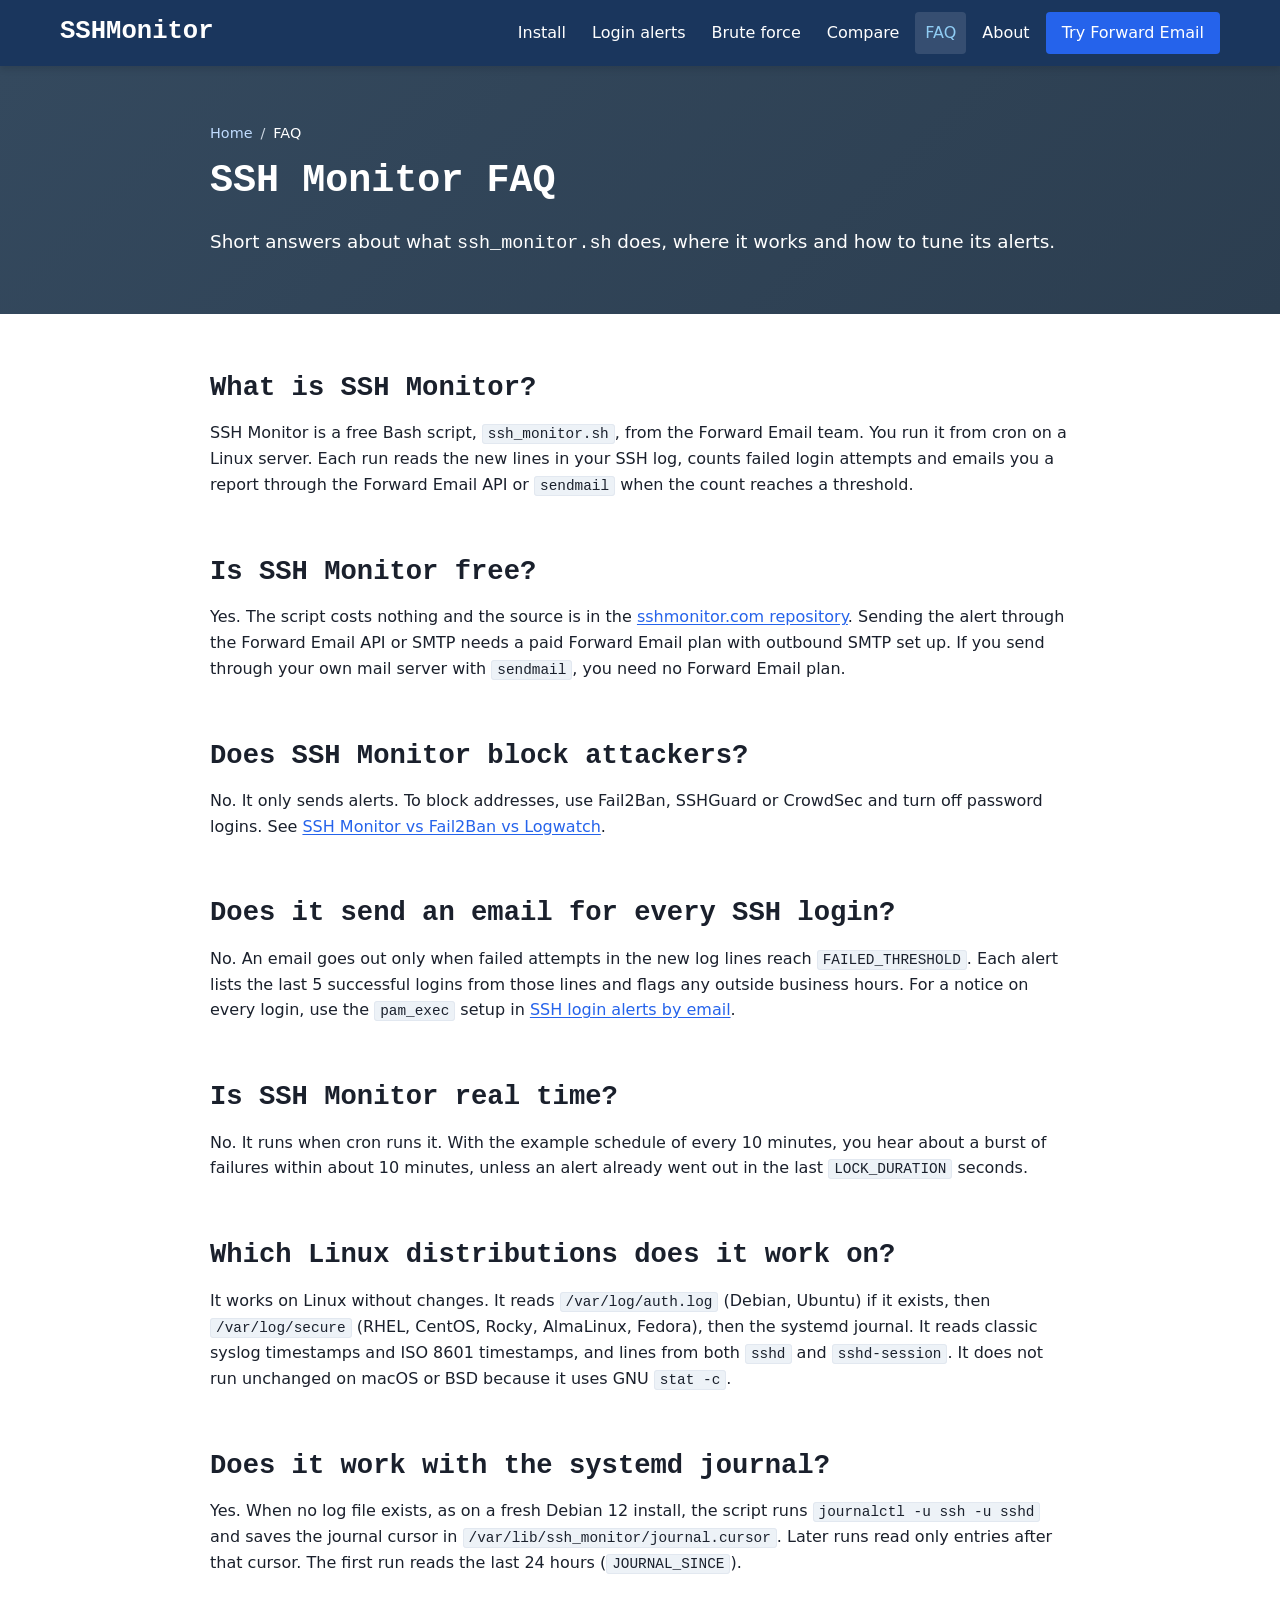
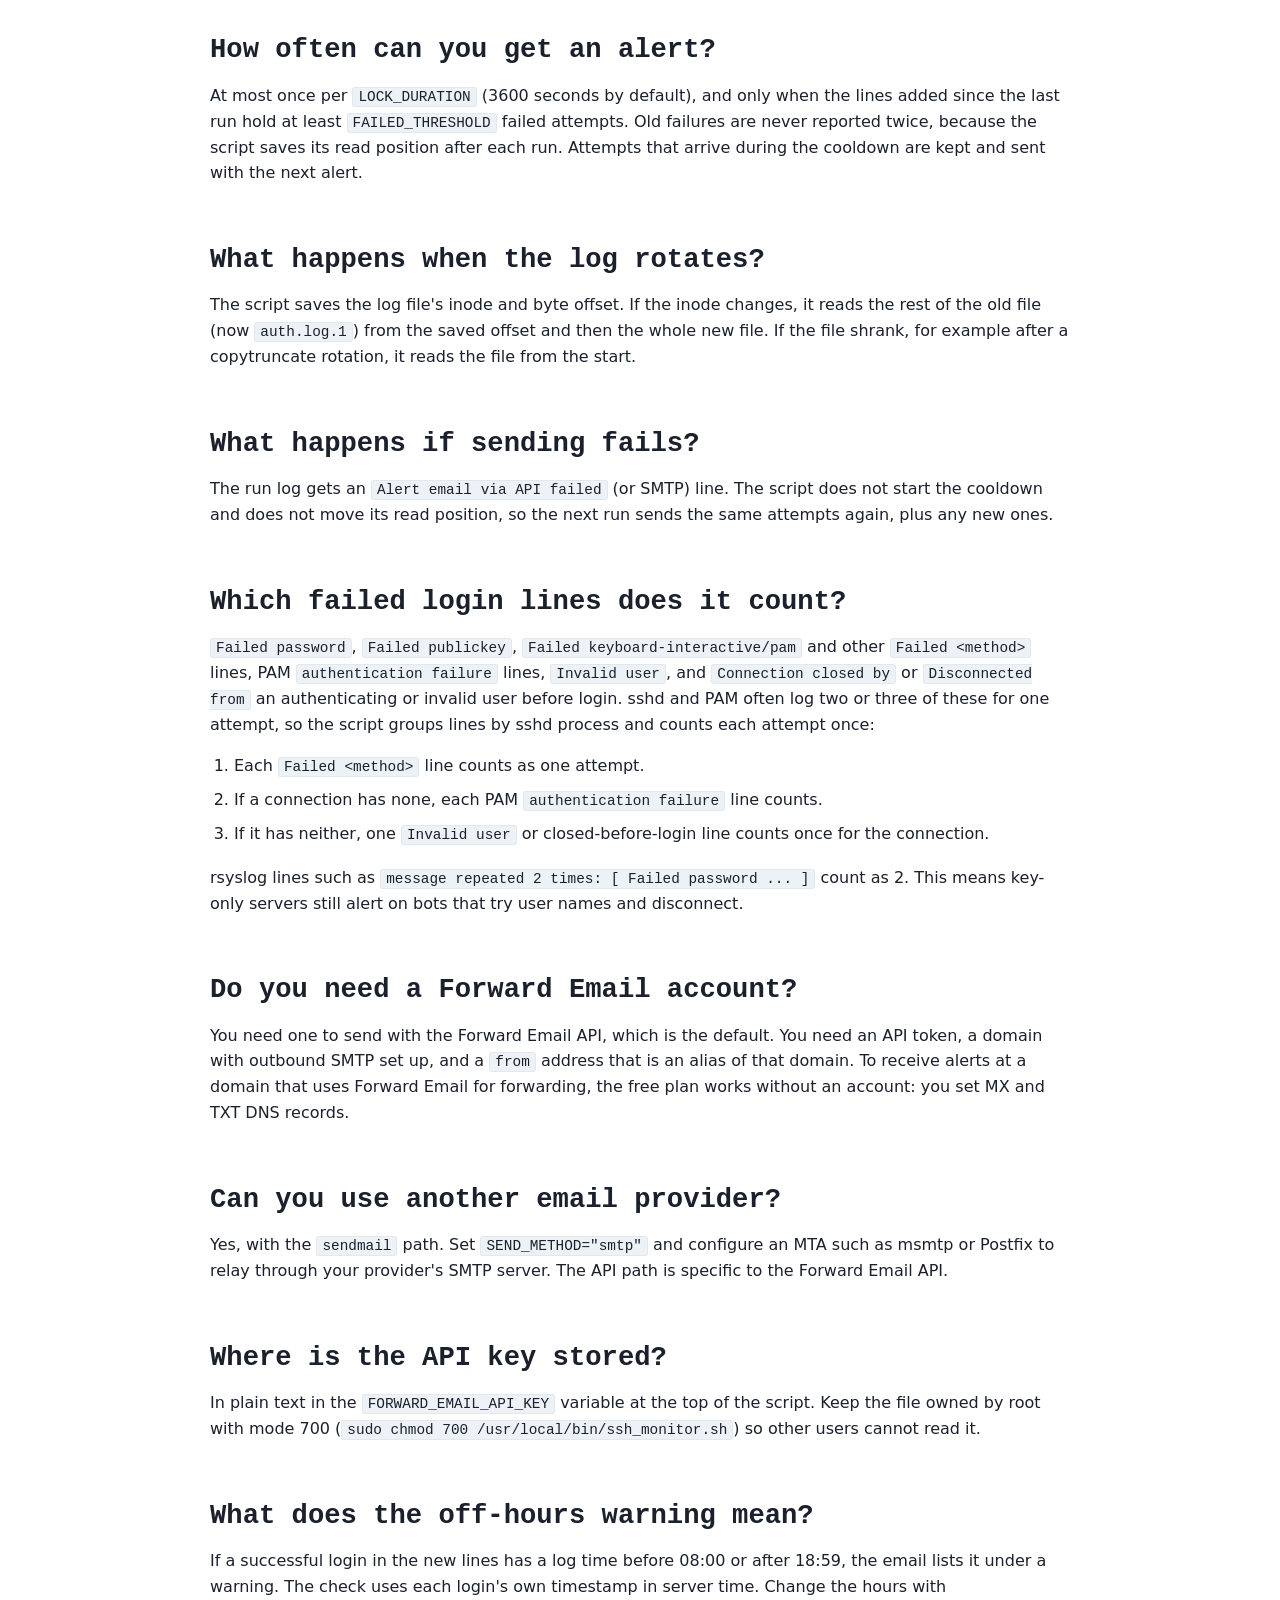
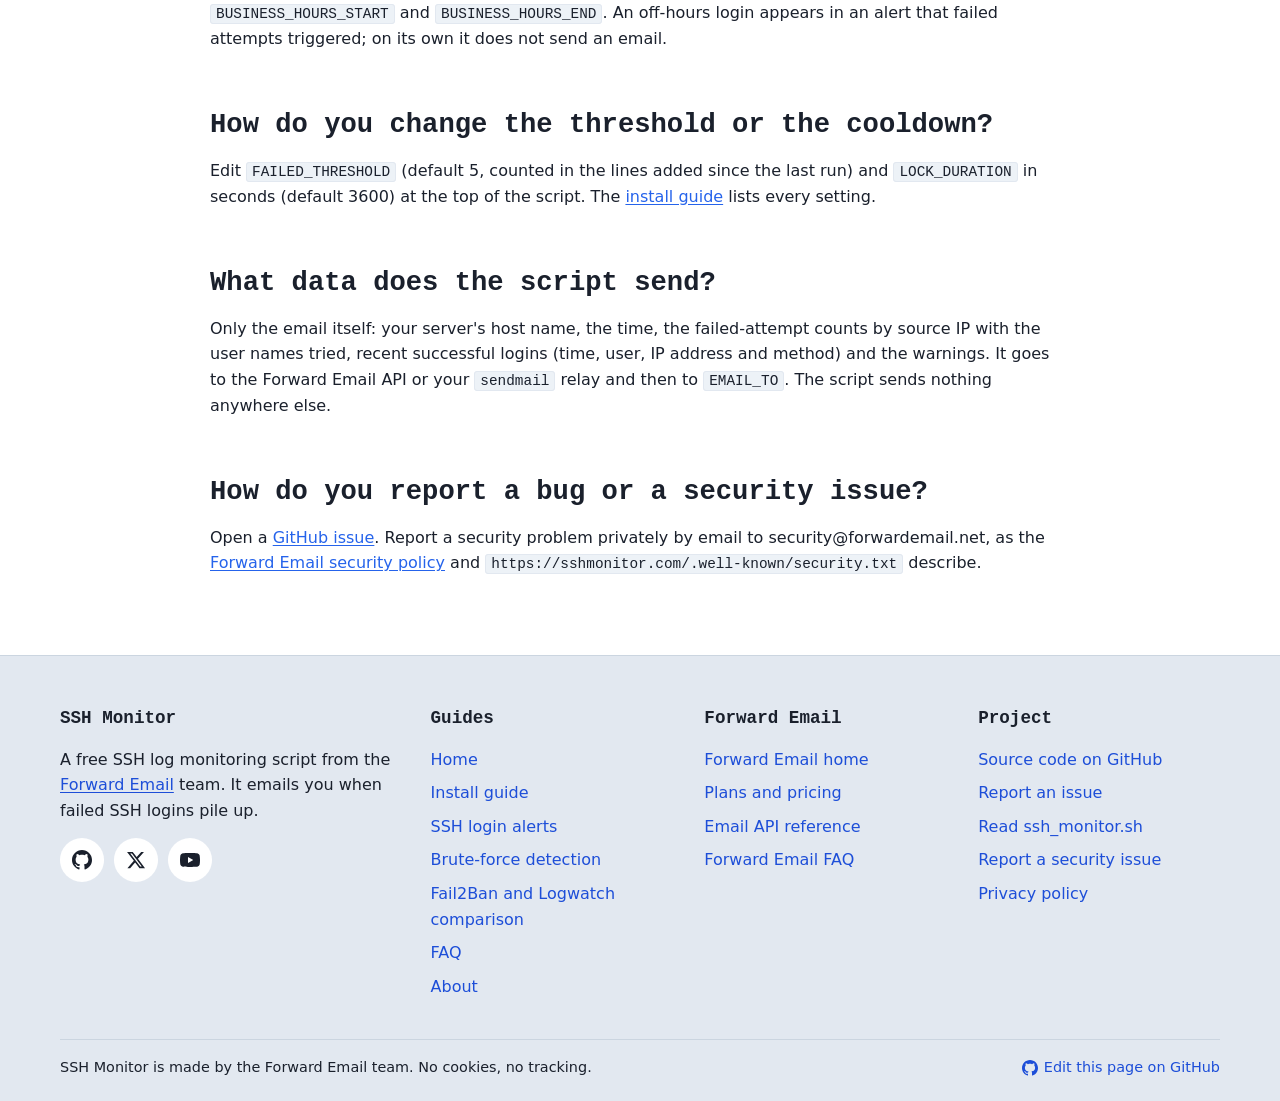
<file: faq/index.html>
<!DOCTYPE html>
<html lang="en">
<head>
<meta charset="utf-8">
<meta name="viewport" content="width=device-width, initial-scale=1">
<meta http-equiv="Content-Security-Policy" content="default-src 'none'; connect-src 'self'; style-src 'self'; img-src 'self'; manifest-src 'self'; base-uri 'none'; form-action 'none'; upgrade-insecure-requests">
<meta name="referrer" content="strict-origin-when-cross-origin">
<title>SSH Monitor FAQ: Alerts, Limits, Providers and Setup</title>
<meta name="description" content="Answers about SSH Monitor: cost, blocking, per-login alerts, Linux and journald support, alert frequency, retries and API keys.">
<meta name="robots" content="index, follow, max-image-preview:large">
<link rel="canonical" href="https://sshmonitor.com/faq/">
<link rel="alternate" type="text/markdown" href="/faq/index.md" title="SSH Monitor FAQ (Markdown)">
<meta name="theme-color" content="#1a365d">
<link rel="icon" href="/favicon.ico" sizes="any">
<link rel="icon" href="/images/icon.svg" type="image/svg+xml">
<link rel="apple-touch-icon" href="/images/apple-touch-icon.png">
<link rel="manifest" href="/site.webmanifest">
<link rel="alternate" type="text/plain" href="/llms.txt" title="llms.txt">
<link rel="stylesheet" href="/css/style.min.css">
<meta property="og:type" content="website">
<meta property="og:site_name" content="SSH Monitor">
<meta property="og:locale" content="en_US">
<meta property="og:title" content="SSH Monitor FAQ: Alerts, Limits, Providers and Setup">
<meta property="og:description" content="Answers about SSH Monitor: cost, blocking, per-login alerts, Linux and journald support, alert frequency, retries and API keys.">
<meta property="og:url" content="https://sshmonitor.com/faq/">
<meta property="og:image" content="https://sshmonitor.com/images/og-image.png">
<meta property="og:image:type" content="image/png">
<meta property="og:image:width" content="1200">
<meta property="og:image:height" content="630">
<meta property="og:image:alt" content="SSH Monitor: free SSH login alerts by email, from the Forward Email team">
<meta name="twitter:card" content="summary_large_image">
<meta name="twitter:site" content="@fwdemail">
<meta name="twitter:title" content="SSH Monitor FAQ: Alerts, Limits, Providers and Setup">
<meta name="twitter:description" content="Answers about SSH Monitor: cost, blocking, per-login alerts, Linux and journald support, alert frequency, retries and API keys.">
<meta name="twitter:image" content="https://sshmonitor.com/images/og-image.png">
<meta name="twitter:image:alt" content="SSH Monitor: free SSH login alerts by email, from the Forward Email team">
<script type="application/ld+json">{"@context":"https://schema.org","@graph":[{"@type":"Organization","@id":"https://forwardemail.net/#organization","name":"Forward Email","url":"https://forwardemail.net","logo":"https://forwardemail.net/img/logo-square-180x180.png","sameAs":["https://github.com/forwardemail","https://x.com/fwdemail","https://www.youtube.com/forwardemail","https://www.reddit.com/r/forwardemail/"],"contactPoint":[{"@type":"ContactPoint","contactType":"customer support","email":"support@forwardemail.net","url":"https://forwardemail.net/en/faq"},{"@type":"ContactPoint","contactType":"security","email":"security@forwardemail.net","url":"https://forwardemail.net/en/security"}]},{"@type":"WebSite","@id":"https://sshmonitor.com/#website","url":"https://sshmonitor.com/","name":"SSH Monitor","description":"SSH Monitor is a free Bash script from the Forward Email team. It reads the new lines in your SSH log, counts failed login attempts and emails you a report through Forward Email when they pass a threshold.","inLanguage":"en","publisher":{"@id":"https://forwardemail.net/#organization"}},{"@type":"FAQPage","@id":"https://sshmonitor.com/faq/#webpage","url":"https://sshmonitor.com/faq/","name":"SSH Monitor FAQ","description":"Answers about SSH Monitor: cost, blocking, per-login alerts, Linux and journald support, alert frequency, retries and API keys.","inLanguage":"en","isPartOf":{"@id":"https://sshmonitor.com/#website"},"publisher":{"@id":"https://forwardemail.net/#organization"},"primaryImageOfPage":{"@type":"ImageObject","url":"https://sshmonitor.com/images/og-image.png","width":1200,"height":630},"breadcrumb":{"@id":"https://sshmonitor.com/faq/#breadcrumb"},"mainEntity":[{"@type":"Question","name":"What is SSH Monitor?","acceptedAnswer":{"@type":"Answer","text":"SSH Monitor is a free Bash script, ssh_monitor.sh, from the Forward Email team. You run it from cron on a Linux server. Each run reads the new lines in your SSH log, counts failed login attempts and emails you a report through the Forward Email API or sendmail when the count reaches a threshold."}},{"@type":"Question","name":"Is SSH Monitor free?","acceptedAnswer":{"@type":"Answer","text":"Yes. The script costs nothing and the source is in the sshmonitor.com repository. Sending the alert through the Forward Email API or SMTP needs a paid Forward Email plan with outbound SMTP set up. If you send through your own mail server with sendmail, you need no Forward Email plan."}},{"@type":"Question","name":"Does SSH Monitor block attackers?","acceptedAnswer":{"@type":"Answer","text":"No. It only sends alerts. To block addresses, use Fail2Ban, SSHGuard or CrowdSec and turn off password logins. See SSH Monitor vs Fail2Ban vs Logwatch."}},{"@type":"Question","name":"Does it send an email for every SSH login?","acceptedAnswer":{"@type":"Answer","text":"No. An email goes out only when failed attempts in the new log lines reach FAILED_THRESHOLD. Each alert lists the last 5 successful logins from those lines and flags any outside business hours. For a notice on every login, use the pam_exec setup in SSH login alerts by email."}},{"@type":"Question","name":"Is SSH Monitor real time?","acceptedAnswer":{"@type":"Answer","text":"No. It runs when cron runs it. With the example schedule of every 10 minutes, you hear about a burst of failures within about 10 minutes, unless an alert already went out in the last LOCK_DURATION seconds."}},{"@type":"Question","name":"Which Linux distributions does it work on?","acceptedAnswer":{"@type":"Answer","text":"It works on Linux without changes. It reads /var/log/auth.log (Debian, Ubuntu) if it exists, then /var/log/secure (RHEL, CentOS, Rocky, AlmaLinux, Fedora), then the systemd journal. It reads classic syslog timestamps and ISO 8601 timestamps, and lines from both sshd and sshd-session. It does not run unchanged on macOS or BSD because it uses GNU stat -c."}},{"@type":"Question","name":"Does it work with the systemd journal?","acceptedAnswer":{"@type":"Answer","text":"Yes. When no log file exists, as on a fresh Debian 12 install, the script runs journalctl -u ssh -u sshd and saves the journal cursor in /var/lib/ssh_monitor/journal.cursor. Later runs read only entries after that cursor. The first run reads the last 24 hours (JOURNAL_SINCE)."}},{"@type":"Question","name":"How often can you get an alert?","acceptedAnswer":{"@type":"Answer","text":"At most once per LOCK_DURATION (3600 seconds by default), and only when the lines added since the last run hold at least FAILED_THRESHOLD failed attempts. Old failures are never reported twice, because the script saves its read position after each run. Attempts that arrive during the cooldown are kept and sent with the next alert."}},{"@type":"Question","name":"What happens when the log rotates?","acceptedAnswer":{"@type":"Answer","text":"The script saves the log file's inode and byte offset. If the inode changes, it reads the rest of the old file (now auth.log.1) from the saved offset and then the whole new file. If the file shrank, for example after a copytruncate rotation, it reads the file from the start."}},{"@type":"Question","name":"What happens if sending fails?","acceptedAnswer":{"@type":"Answer","text":"The run log gets an Alert email via API failed (or SMTP) line. The script does not start the cooldown and does not move its read position, so the next run sends the same attempts again, plus any new ones."}},{"@type":"Question","name":"Which failed login lines does it count?","acceptedAnswer":{"@type":"Answer","text":"Failed password, Failed publickey, Failed keyboard-interactive/pam and other Failed \u003cmethod> lines, PAM authentication failure lines, Invalid user, and Connection closed by or Disconnected from an authenticating or invalid user before login. sshd and PAM often log two or three of these for one attempt, so the script groups lines by sshd process and counts each attempt once:\n\n- Each Failed \u003cmethod> line counts as one attempt.\n- If a connection has none, each PAM authentication failure line counts.\n- If it has neither, one Invalid user or closed-before-login line counts once for the connection.\n\nrsyslog lines such as message repeated 2 times: [ Failed password ... ] count as 2. This means key-only servers still alert on bots that try user names and disconnect."}},{"@type":"Question","name":"Do you need a Forward Email account?","acceptedAnswer":{"@type":"Answer","text":"You need one to send with the Forward Email API, which is the default. You need an API token, a domain with outbound SMTP set up, and a from address that is an alias of that domain. To receive alerts at a domain that uses Forward Email for forwarding, the free plan works without an account: you set MX and TXT DNS records."}},{"@type":"Question","name":"Can you use another email provider?","acceptedAnswer":{"@type":"Answer","text":"Yes, with the sendmail path. Set SEND_METHOD=\"smtp\" and configure an MTA such as msmtp or Postfix to relay through your provider's SMTP server. The API path is specific to the Forward Email API."}},{"@type":"Question","name":"Where is the API key stored?","acceptedAnswer":{"@type":"Answer","text":"In plain text in the FORWARD_EMAIL_API_KEY variable at the top of the script. Keep the file owned by root with mode 700 (sudo chmod 700 /usr/local/bin/ssh_monitor.sh) so other users cannot read it."}},{"@type":"Question","name":"What does the off-hours warning mean?","acceptedAnswer":{"@type":"Answer","text":"If a successful login in the new lines has a log time before 08:00 or after 18:59, the email lists it under a warning. The check uses each login's own timestamp in server time. Change the hours with BUSINESS_HOURS_START and BUSINESS_HOURS_END. An off-hours login appears in an alert that failed attempts triggered; on its own it does not send an email."}},{"@type":"Question","name":"How do you change the threshold or the cooldown?","acceptedAnswer":{"@type":"Answer","text":"Edit FAILED_THRESHOLD (default 5, counted in the lines added since the last run) and LOCK_DURATION in seconds (default 3600) at the top of the script. The install guide lists every setting."}},{"@type":"Question","name":"What data does the script send?","acceptedAnswer":{"@type":"Answer","text":"Only the email itself: your server's host name, the time, the failed-attempt counts by source IP with the user names tried, recent successful logins (time, user, IP address and method) and the warnings. It goes to the Forward Email API or your sendmail relay and then to EMAIL_TO. The script sends nothing anywhere else."}},{"@type":"Question","name":"How do you report a bug or a security issue?","acceptedAnswer":{"@type":"Answer","text":"Open a GitHub issue. Report a security problem privately by email to security@forwardemail.net, as the Forward Email security policy and https://sshmonitor.com/.well-known/security.txt describe."}}]},{"@type":"BreadcrumbList","@id":"https://sshmonitor.com/faq/#breadcrumb","itemListElement":[{"@type":"ListItem","position":1,"name":"Home","item":"https://sshmonitor.com/"},{"@type":"ListItem","position":2,"name":"FAQ","item":"https://sshmonitor.com/faq/"}]}]}</script>
</head>
<body>
<!--email_off--><a class="skip-link" href="#main"><!--/email_off-->Skip to content</a>
<header class="site-header">
  <div class="container header-content">
    <!--email_off--><a class="logo" href="/"><!--/email_off-->SSHMonitor</a>
    <nav aria-label="Main">
      <ul class="nav-links"><li><!--email_off--><a href="/install/"><!--/email_off-->Install</a></li><li><!--email_off--><a href="/ssh-login-alerts/"><!--/email_off-->Login alerts</a></li><li><!--email_off--><a href="/ssh-brute-force-detection/"><!--/email_off-->Brute force</a></li><li><!--email_off--><a href="/fail2ban-vs-logwatch/"><!--/email_off-->Compare</a></li><li><!--email_off--><a href="/faq/" aria-current="page"><!--/email_off-->FAQ</a></li><li><!--email_off--><a href="/about/"><!--/email_off-->About</a></li><li><!--email_off--><a href="https://forwardemail.net" class="btn-primary" rel="noopener"><!--/email_off-->Try Forward Email</a></li></ul>
    </nav>
  </div>
</header>
<main id="main">
<div class="hero">
  <div class="container hero-content">
    <nav class="breadcrumbs" aria-label="Breadcrumb"><ol><li><!--email_off--><a href="/"><!--/email_off-->Home</a></li><li><span aria-current="page">FAQ</span></li></ol></nav>
    <h1>SSH Monitor FAQ</h1>
    <p class="lead">Short answers about what <code>ssh_monitor.sh</code> does, where it works and how to tune its alerts.</p>
    
  </div>
</div>
<article class="container content">
<h2 id="what-is-ssh-monitor">What is SSH Monitor?</h2>
<p>SSH Monitor is a free Bash script, <code>ssh_monitor.sh</code>, from the Forward Email team. You run it from cron on a Linux server. Each run reads the new lines in your SSH log, counts failed login attempts and emails you a report through the Forward Email API or <code>sendmail</code> when the count reaches a threshold.</p>
<h2 id="is-ssh-monitor-free">Is SSH Monitor free?</h2>
<p>Yes. The script costs nothing and the source is in the <!--email_off--><a href="https://github.com/forwardemail/sshmonitor.com" rel="noopener"><!--/email_off-->sshmonitor.com repository</a>. Sending the alert through the Forward Email API or SMTP needs a paid Forward Email plan with outbound SMTP set up. If you send through your own mail server with <code>sendmail</code>, you need no Forward Email plan.</p>
<h2 id="does-ssh-monitor-block-attackers">Does SSH Monitor block attackers?</h2>
<p>No. It only sends alerts. To block addresses, use Fail2Ban, SSHGuard or CrowdSec and turn off password logins. See <!--email_off--><a href="/fail2ban-vs-logwatch/"><!--/email_off-->SSH Monitor vs Fail2Ban vs Logwatch</a>.</p>
<h2 id="does-it-send-an-email-for-every-ssh-login">Does it send an email for every SSH login?</h2>
<p>No. An email goes out only when failed attempts in the new log lines reach <code>FAILED_THRESHOLD</code>. Each alert lists the last 5 successful logins from those lines and flags any outside business hours. For a notice on every login, use the <code>pam_exec</code> setup in <!--email_off--><a href="/ssh-login-alerts/"><!--/email_off-->SSH login alerts by email</a>.</p>
<h2 id="is-ssh-monitor-real-time">Is SSH Monitor real time?</h2>
<p>No. It runs when cron runs it. With the example schedule of every 10 minutes, you hear about a burst of failures within about 10 minutes, unless an alert already went out in the last <code>LOCK_DURATION</code> seconds.</p>
<h2 id="which-linux-distributions-does-it-work-on">Which Linux distributions does it work on?</h2>
<p>It works on Linux without changes. It reads <code>/var/log/auth.log</code> (Debian, Ubuntu) if it exists, then <code>/var/log/secure</code> (RHEL, CentOS, Rocky, AlmaLinux, Fedora), then the systemd journal. It reads classic syslog timestamps and ISO 8601 timestamps, and lines from both <code>sshd</code> and <code>sshd-session</code>. It does not run unchanged on macOS or BSD because it uses GNU <code>stat -c</code>.</p>
<h2 id="does-it-work-with-the-systemd-journal">Does it work with the systemd journal?</h2>
<p>Yes. When no log file exists, as on a fresh Debian 12 install, the script runs <code>journalctl -u ssh -u sshd</code> and saves the journal cursor in <code>/var/lib/ssh_monitor/journal.cursor</code>. Later runs read only entries after that cursor. The first run reads the last 24 hours (<code>JOURNAL_SINCE</code>).</p>
<h2 id="how-often-can-you-get-an-alert">How often can you get an alert?</h2>
<p>At most once per <code>LOCK_DURATION</code> (3600 seconds by default), and only when the lines added since the last run hold at least <code>FAILED_THRESHOLD</code> failed attempts. Old failures are never reported twice, because the script saves its read position after each run. Attempts that arrive during the cooldown are kept and sent with the next alert.</p>
<h2 id="what-happens-when-the-log-rotates">What happens when the log rotates?</h2>
<p>The script saves the log file's inode and byte offset. If the inode changes, it reads the rest of the old file (now <code>auth.log.1</code>) from the saved offset and then the whole new file. If the file shrank, for example after a copytruncate rotation, it reads the file from the start.</p>
<h2 id="what-happens-if-sending-fails">What happens if sending fails?</h2>
<p>The run log gets an <code>Alert email via API failed</code> (or SMTP) line. The script does not start the cooldown and does not move its read position, so the next run sends the same attempts again, plus any new ones.</p>
<h2 id="which-failed-login-lines-does-it-count">Which failed login lines does it count?</h2>
<p><code>Failed password</code>, <code>Failed publickey</code>, <code>Failed keyboard-interactive/pam</code> and other <code>Failed &lt;method&gt;</code> lines, PAM <code>authentication failure</code> lines, <code>Invalid user</code>, and <code>Connection closed by</code> or <code>Disconnected from</code> an authenticating or invalid user before login. sshd and PAM often log two or three of these for one attempt, so the script groups lines by sshd process and counts each attempt once:</p>
<ol><li>Each <code>Failed &lt;method&gt;</code> line counts as one attempt.</li><li>If a connection has none, each PAM <code>authentication failure</code> line counts.</li><li>If it has neither, one <code>Invalid user</code> or closed-before-login line counts once for the connection.</li></ol>
<p>rsyslog lines such as <code>message repeated 2 times: [ Failed password ... ]</code> count as 2. This means key-only servers still alert on bots that try user names and disconnect.</p>
<h2 id="do-you-need-a-forward-email-account">Do you need a Forward Email account?</h2>
<p>You need one to send with the Forward Email API, which is the default. You need an API token, a domain with outbound SMTP set up, and a <code>from</code> address that is an alias of that domain. To receive alerts at a domain that uses Forward Email for forwarding, the free plan works without an account: you set MX and TXT DNS records.</p>
<h2 id="can-you-use-another-email-provider">Can you use another email provider?</h2>
<p>Yes, with the <code>sendmail</code> path. Set <code>SEND_METHOD=&quot;smtp&quot;</code> and configure an MTA such as msmtp or Postfix to relay through your provider's SMTP server. The API path is specific to the Forward Email API.</p>
<h2 id="where-is-the-api-key-stored">Where is the API key stored?</h2>
<p>In plain text in the <code>FORWARD_EMAIL_API_KEY</code> variable at the top of the script. Keep the file owned by root with mode 700 (<code>sudo chmod 700 /usr/local/bin/ssh_monitor.sh</code>) so other users cannot read it.</p>
<h2 id="what-does-the-off-hours-warning-mean">What does the off-hours warning mean?</h2>
<p>If a successful login in the new lines has a log time before 08:00 or after 18:59, the email lists it under a warning. The check uses each login's own timestamp in server time. Change the hours with <code>BUSINESS_HOURS_START</code> and <code>BUSINESS_HOURS_END</code>. An off-hours login appears in an alert that failed attempts triggered; on its own it does not send an email.</p>
<h2 id="how-do-you-change-the-threshold-or-the-cooldown">How do you change the threshold or the cooldown?</h2>
<p>Edit <code>FAILED_THRESHOLD</code> (default 5, counted in the lines added since the last run) and <code>LOCK_DURATION</code> in seconds (default 3600) at the top of the script. The <!--email_off--><a href="/install/"><!--/email_off-->install guide</a> lists every setting.</p>
<h2 id="what-data-does-the-script-send">What data does the script send?</h2>
<p>Only the email itself: your server's host name, the time, the failed-attempt counts by source IP with the user names tried, recent successful logins (time, user, IP address and method) and the warnings. It goes to the Forward Email API or your <code>sendmail</code> relay and then to <code>EMAIL_TO</code>. The script sends nothing anywhere else.</p>
<h2 id="how-do-you-report-a-bug-or-a-security-issue">How do you report a bug or a security issue?</h2>
<p>Open a <!--email_off--><a href="https://github.com/forwardemail/sshmonitor.com/issues" rel="noopener"><!--/email_off-->GitHub issue</a>. Report a security problem privately by email to <!--email_off-->security@forwardemail.net<!--/email_off-->, as the <!--email_off--><a href="https://forwardemail.net/en/security" rel="noopener"><!--/email_off-->Forward Email security policy</a> and <code>https://sshmonitor.com/.well-known/security.txt</code> describe.</p>
</article>
</main>
<footer class="site-footer">
  <div class="container">
    <div class="footer-grid">
      <div class="footer-column">
        <p class="footer-title">SSH Monitor</p>
        <p>A free SSH log monitoring script from the <!--email_off--><a href="https://forwardemail.net" rel="noopener"><!--/email_off-->Forward Email</a> team. It emails you when failed SSH logins pile up.</p>
        <div class="social-links">
          <!--email_off--><a href="https://github.com/forwardemail" rel="noopener"><!--/email_off--><svg xmlns="http://www.w3.org/2000/svg" viewBox="0 0 24 24" width="20" height="20" aria-hidden="true" focusable="false"><path d="M12 0c-6.626 0-12 5.373-12 12 0 5.302 3.438 9.8 8.207 11.387.599.111.793-.261.793-.577v-2.234c-3.338.726-4.033-1.416-4.033-1.416-.546-1.387-1.333-1.756-1.333-1.756-1.089-.745.083-.729.083-.729 1.205.084 1.839 1.237 1.839 1.237 1.07 1.834 2.807 1.304 3.492.997.107-.775.418-1.305.762-1.604-2.665-.305-5.467-1.334-5.467-5.931 0-1.311.469-2.381 1.236-3.221-.124-.303-.535-1.524.117-3.176 0 0 1.008-.322 3.301 1.23.957-.266 1.983-.399 3.003-.404 1.02.005 2.047.138 3.006.404 2.291-1.552 3.297-1.23 3.297-1.23.653 1.653.242 2.874.118 3.176.77.84 1.235 1.911 1.235 3.221 0 4.609-2.807 5.624-5.479 5.921.43.372.823 1.102.823 2.222v3.293c0 .319.192.694.801.576 4.765-1.589 8.199-6.086 8.199-11.386 0-6.627-5.373-12-12-12z"/></svg><span class="sr-only">Forward Email on GitHub</span></a>
          <!--email_off--><a href="https://x.com/fwdemail" rel="noopener"><!--/email_off--><svg xmlns="http://www.w3.org/2000/svg" viewBox="0 0 24 24" width="20" height="20" aria-hidden="true" focusable="false"><path d="M18.244 2.25h3.308l-7.227 8.26 8.502 11.24H16.17l-5.214-6.817L4.99 21.75H1.68l7.73-8.835L1.254 2.25H8.08l4.713 6.231zm-1.161 17.52h1.833L7.084 4.126H5.117z"/></svg><span class="sr-only">Forward Email on X</span></a>
          <!--email_off--><a href="https://www.youtube.com/forwardemail" rel="noopener"><!--/email_off--><svg xmlns="http://www.w3.org/2000/svg" viewBox="0 0 24 24" width="20" height="20" aria-hidden="true" focusable="false"><path d="M23.5 6.2a3 3 0 0 0-2.1-2.1C19.5 3.6 12 3.6 12 3.6s-7.5 0-9.4.5A3 3 0 0 0 .5 6.2 31 31 0 0 0 0 12a31 31 0 0 0 .5 5.8 3 3 0 0 0 2.1 2.1c1.9.5 9.4.5 9.4.5s7.5 0 9.4-.5a3 3 0 0 0 2.1-2.1A31 31 0 0 0 24 12a31 31 0 0 0-.5-5.8zM9.6 15.6V8.4l6.3 3.6-6.3 3.6z"/></svg><span class="sr-only">Forward Email on YouTube</span></a>
        </div>
      </div>
      <div class="footer-column">
        <p class="footer-title">Guides</p>
        <ul><li><!--email_off--><a href="/"><!--/email_off-->Home</a></li><li><!--email_off--><a href="/install/"><!--/email_off-->Install guide</a></li><li><!--email_off--><a href="/ssh-login-alerts/"><!--/email_off-->SSH login alerts</a></li><li><!--email_off--><a href="/ssh-brute-force-detection/"><!--/email_off-->Brute-force detection</a></li><li><!--email_off--><a href="/fail2ban-vs-logwatch/"><!--/email_off-->Fail2Ban and Logwatch comparison</a></li><li><!--email_off--><a href="/faq/"><!--/email_off-->FAQ</a></li><li><!--email_off--><a href="/about/"><!--/email_off-->About</a></li></ul>
      </div>
      <div class="footer-column">
        <p class="footer-title">Forward Email</p>
        <ul>
          <li><!--email_off--><a href="https://forwardemail.net" rel="noopener"><!--/email_off-->Forward Email home</a></li>
          <li><!--email_off--><a href="https://forwardemail.net/en/pricing" rel="noopener"><!--/email_off-->Plans and pricing</a></li>
          <li><!--email_off--><a href="https://forwardemail.net/en/email-api" rel="noopener"><!--/email_off-->Email API reference</a></li>
          <li><!--email_off--><a href="https://forwardemail.net/en/faq" rel="noopener"><!--/email_off-->Forward Email FAQ</a></li>
        </ul>
      </div>
      <div class="footer-column">
        <p class="footer-title">Project</p>
        <ul>
          <li><!--email_off--><a href="https://github.com/forwardemail/sshmonitor.com" rel="noopener"><!--/email_off-->Source code on GitHub</a></li>
          <li><!--email_off--><a href="https://github.com/forwardemail/sshmonitor.com/issues" rel="noopener"><!--/email_off-->Report an issue</a></li>
          <li><!--email_off--><a href="https://github.com/forwardemail/sshmonitor.com/blob/main/ssh_monitor.sh" rel="noopener"><!--/email_off-->Read ssh_monitor.sh</a></li>
          <li><!--email_off--><a href="https://forwardemail.net/en/security" rel="noopener"><!--/email_off-->Report a security issue</a></li>
          <li><!--email_off--><a href="/about/#privacy-note"><!--/email_off-->Privacy policy</a></li>
        </ul>
      </div>
    </div>
    <div class="footer-bottom">
      <p>SSH Monitor is made by the Forward Email team. No cookies, no tracking.</p>
      <!--email_off--><a href="https://github.com/forwardemail/sshmonitor.com/blob/main/src/pages/faq.md" class="edit-link" rel="noopener"><!--/email_off--><svg xmlns="http://www.w3.org/2000/svg" viewBox="0 0 24 24" width="20" height="20" aria-hidden="true" focusable="false"><path d="M12 0c-6.626 0-12 5.373-12 12 0 5.302 3.438 9.8 8.207 11.387.599.111.793-.261.793-.577v-2.234c-3.338.726-4.033-1.416-4.033-1.416-.546-1.387-1.333-1.756-1.333-1.756-1.089-.745.083-.729.083-.729 1.205.084 1.839 1.237 1.839 1.237 1.07 1.834 2.807 1.304 3.492.997.107-.775.418-1.305.762-1.604-2.665-.305-5.467-1.334-5.467-5.931 0-1.311.469-2.381 1.236-3.221-.124-.303-.535-1.524.117-3.176 0 0 1.008-.322 3.301 1.23.957-.266 1.983-.399 3.003-.404 1.02.005 2.047.138 3.006.404 2.291-1.552 3.297-1.23 3.297-1.23.653 1.653.242 2.874.118 3.176.77.84 1.235 1.911 1.235 3.221 0 4.609-2.807 5.624-5.479 5.921.43.372.823 1.102.823 2.222v3.293c0 .319.192.694.801.576 4.765-1.589 8.199-6.086 8.199-11.386 0-6.627-5.373-12-12-12z"/></svg> Edit this page on GitHub</a>
    </div>
  </div>
</footer>
</body>
</html>
</file>
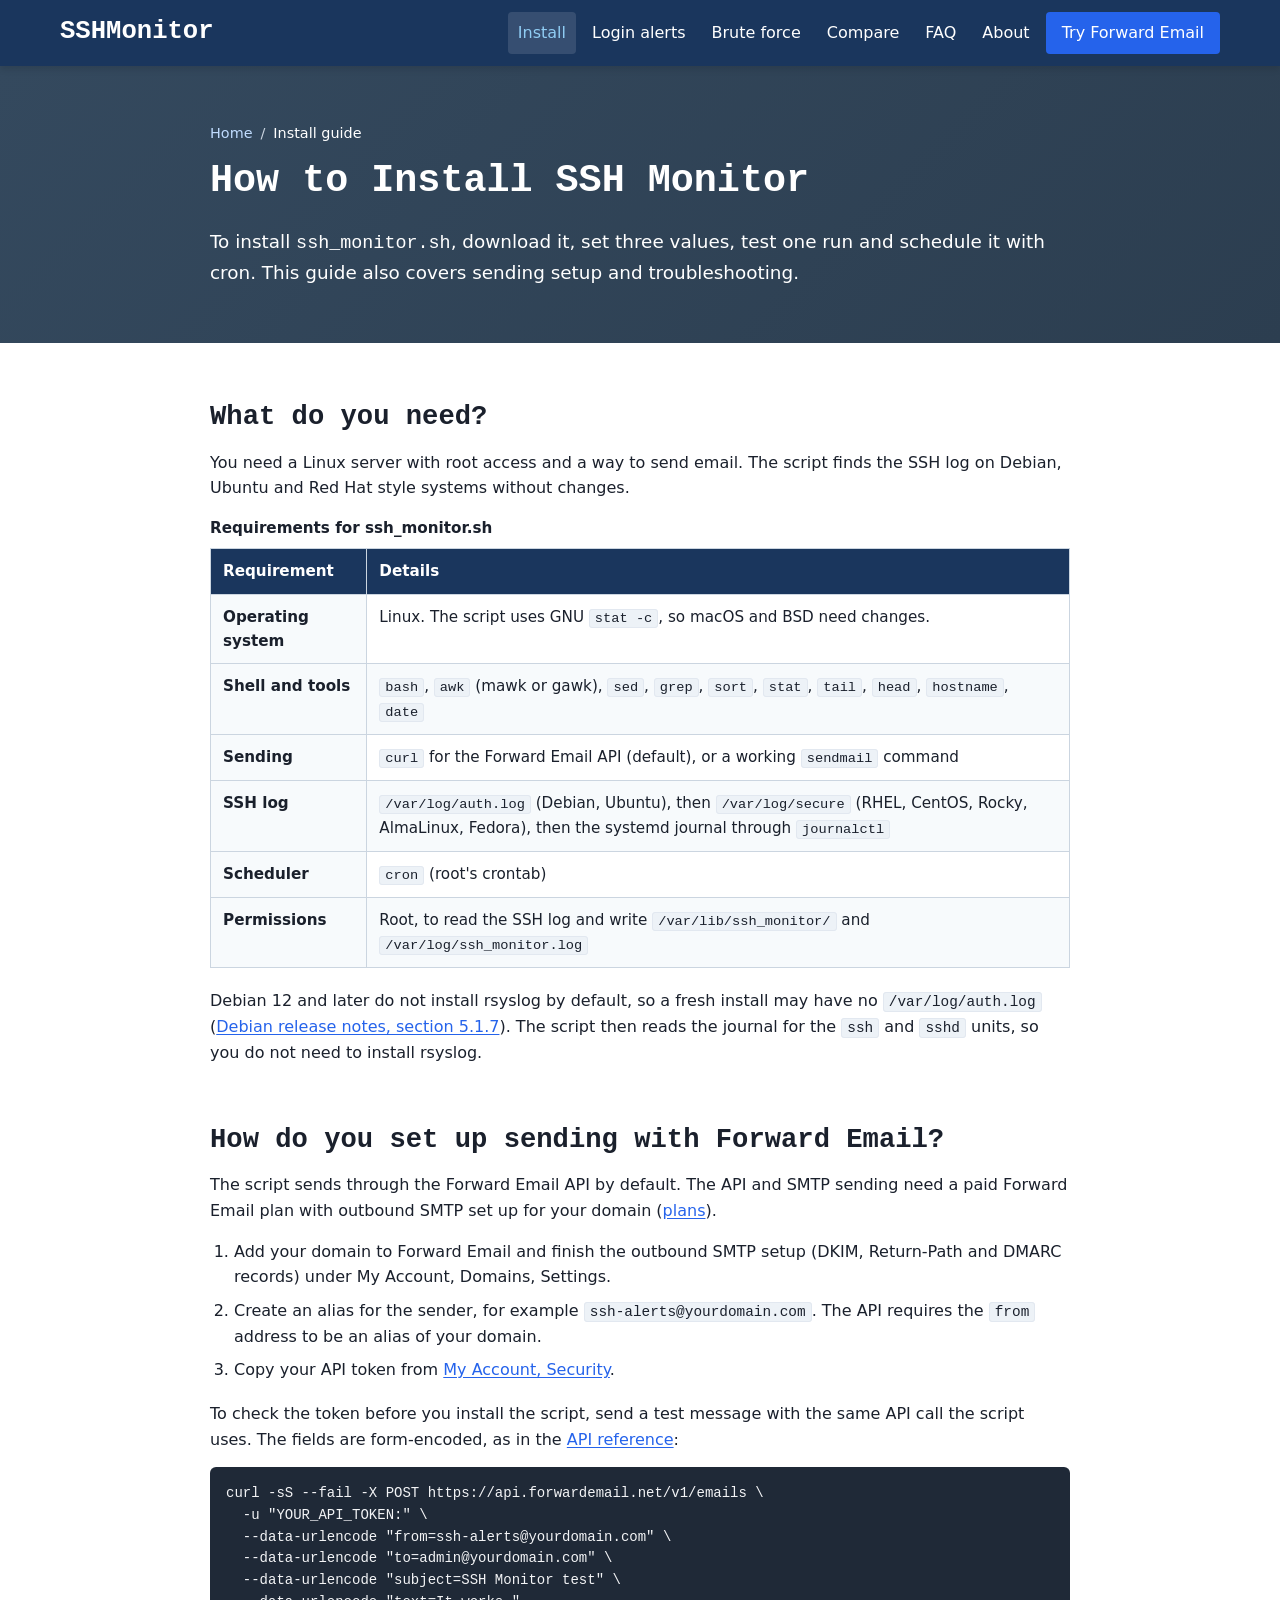
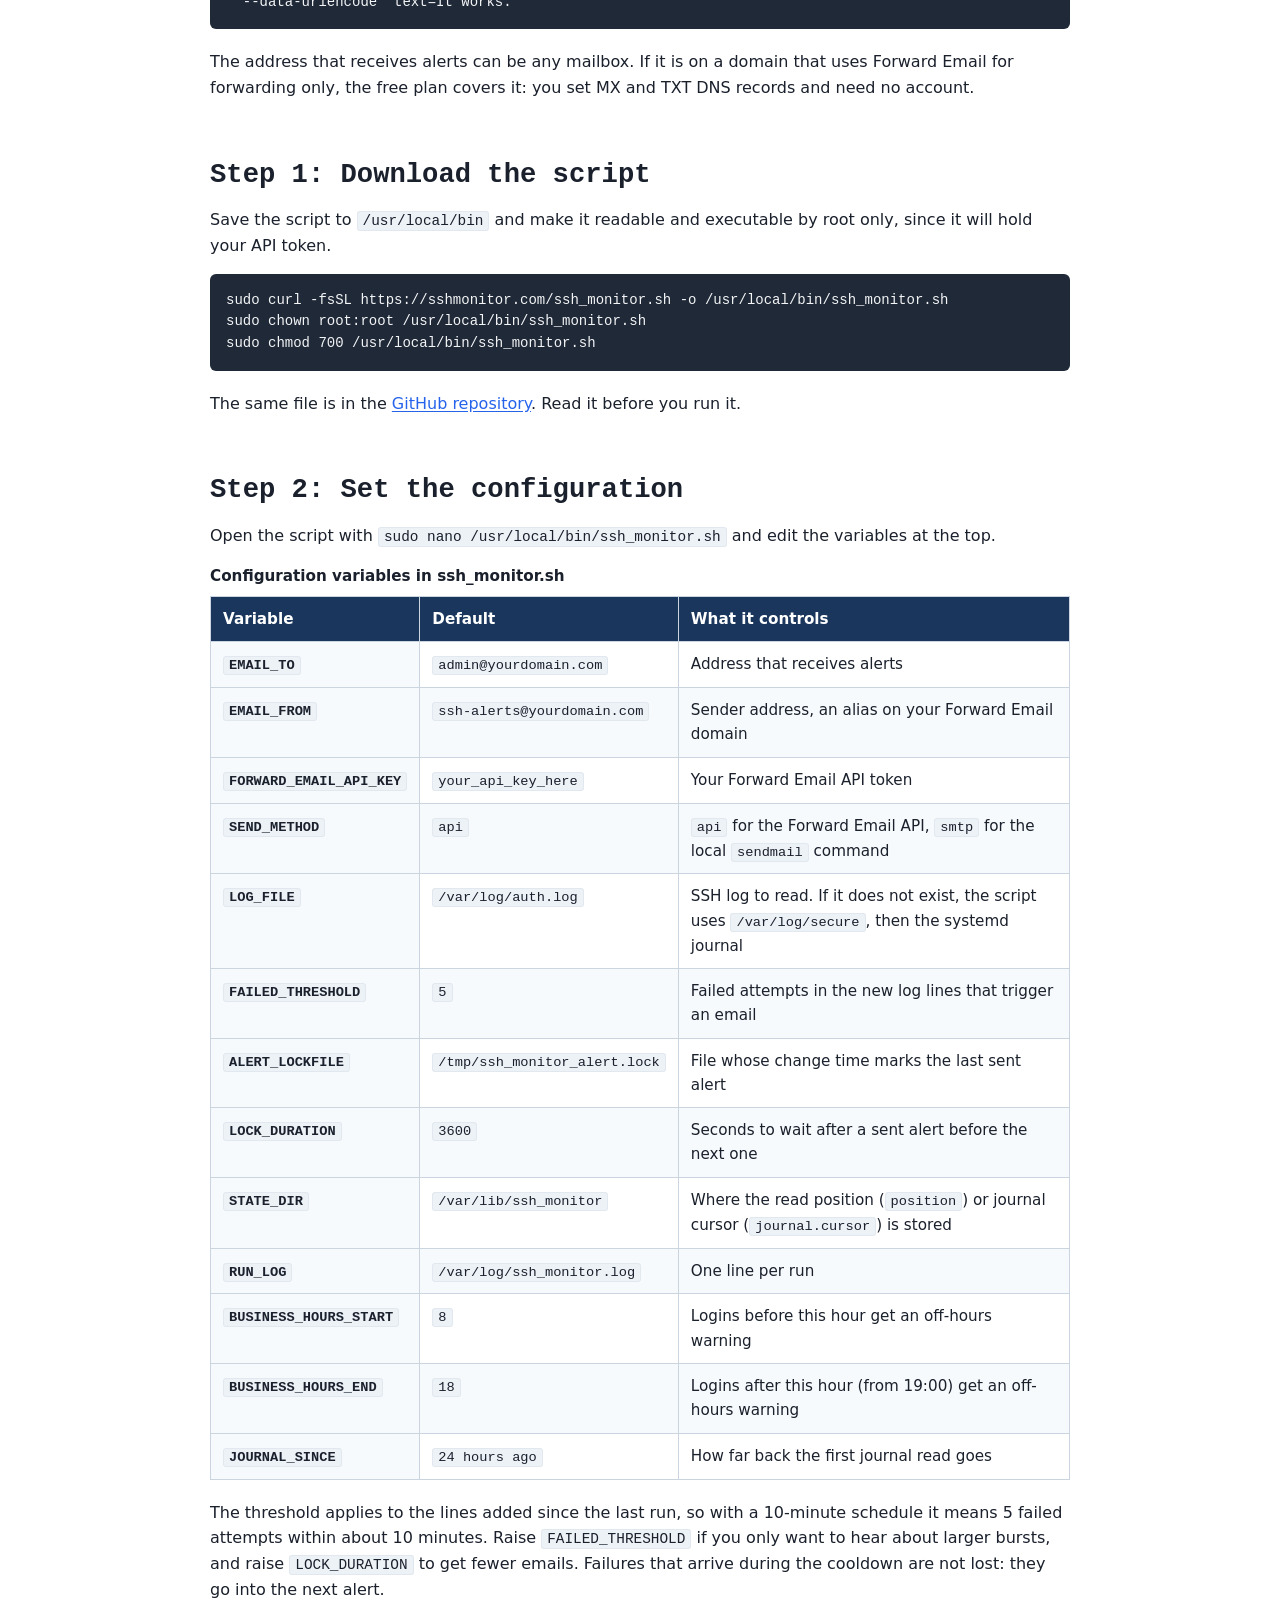
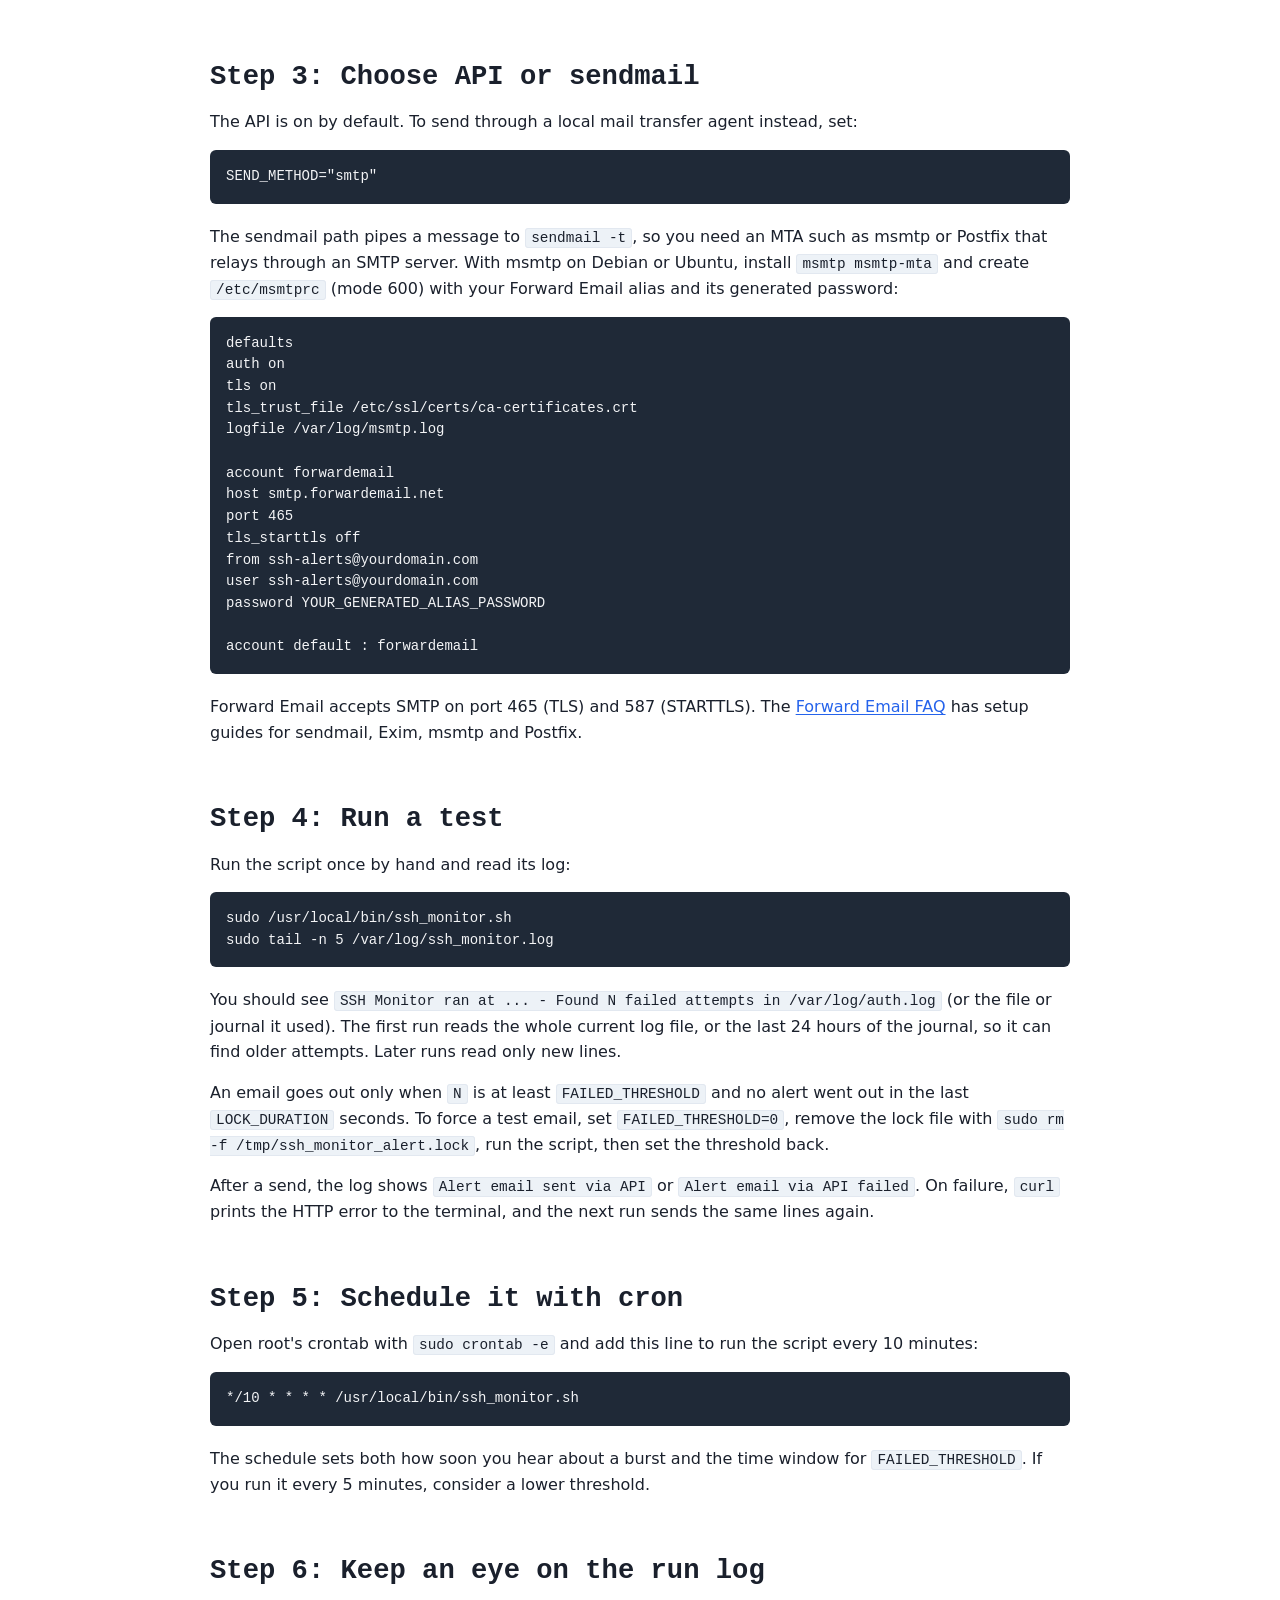
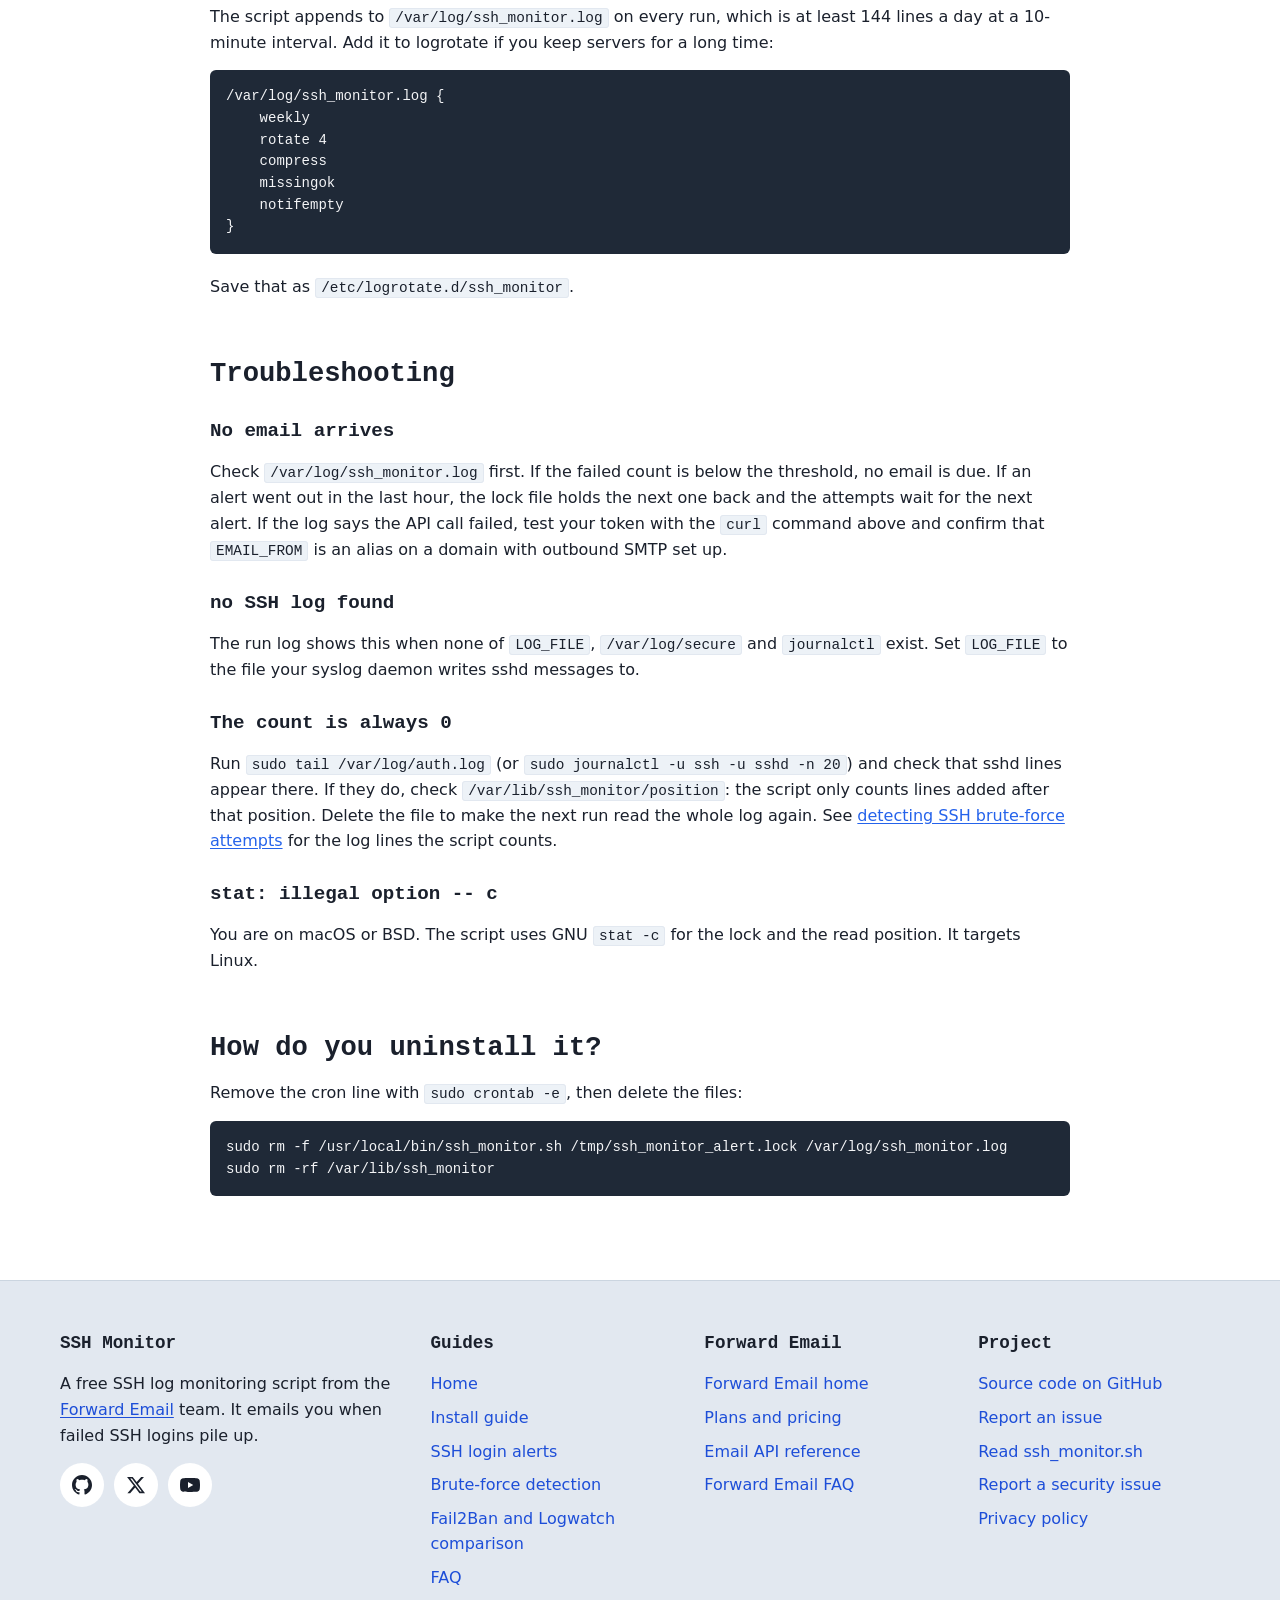
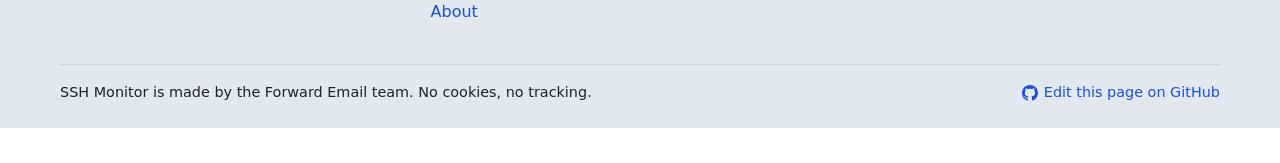
<file: install/index.html>
<!DOCTYPE html>
<html lang="en">
<head>
<meta charset="utf-8">
<meta name="viewport" content="width=device-width, initial-scale=1">
<meta http-equiv="Content-Security-Policy" content="default-src 'none'; connect-src 'self'; style-src 'self'; img-src 'self'; manifest-src 'self'; base-uri 'none'; form-action 'none'; upgrade-insecure-requests">
<meta name="referrer" content="strict-origin-when-cross-origin">
<title>Install SSH Monitor: Setup, Configuration and Cron</title>
<meta name="description" content="Install ssh_monitor.sh on Linux: set up Forward Email sending, configure it, schedule it with cron and fix common problems.">
<meta name="robots" content="index, follow, max-image-preview:large">
<link rel="canonical" href="https://sshmonitor.com/install/">
<link rel="alternate" type="text/markdown" href="/install/index.md" title="How to Install SSH Monitor (Markdown)">
<meta name="theme-color" content="#1a365d">
<link rel="icon" href="/favicon.ico" sizes="any">
<link rel="icon" href="/images/icon.svg" type="image/svg+xml">
<link rel="apple-touch-icon" href="/images/apple-touch-icon.png">
<link rel="manifest" href="/site.webmanifest">
<link rel="alternate" type="text/plain" href="/llms.txt" title="llms.txt">
<link rel="stylesheet" href="/css/style.min.css">
<meta property="og:type" content="website">
<meta property="og:site_name" content="SSH Monitor">
<meta property="og:locale" content="en_US">
<meta property="og:title" content="Install SSH Monitor: Setup, Configuration and Cron">
<meta property="og:description" content="Install ssh_monitor.sh on Linux: set up Forward Email sending, configure it, schedule it with cron and fix common problems.">
<meta property="og:url" content="https://sshmonitor.com/install/">
<meta property="og:image" content="https://sshmonitor.com/images/og-image.png">
<meta property="og:image:type" content="image/png">
<meta property="og:image:width" content="1200">
<meta property="og:image:height" content="630">
<meta property="og:image:alt" content="SSH Monitor: free SSH login alerts by email, from the Forward Email team">
<meta name="twitter:card" content="summary_large_image">
<meta name="twitter:site" content="@fwdemail">
<meta name="twitter:title" content="Install SSH Monitor: Setup, Configuration and Cron">
<meta name="twitter:description" content="Install ssh_monitor.sh on Linux: set up Forward Email sending, configure it, schedule it with cron and fix common problems.">
<meta name="twitter:image" content="https://sshmonitor.com/images/og-image.png">
<meta name="twitter:image:alt" content="SSH Monitor: free SSH login alerts by email, from the Forward Email team">
<script type="application/ld+json">{"@context":"https://schema.org","@graph":[{"@type":"Organization","@id":"https://forwardemail.net/#organization","name":"Forward Email","url":"https://forwardemail.net","logo":"https://forwardemail.net/img/logo-square-180x180.png","sameAs":["https://github.com/forwardemail","https://x.com/fwdemail","https://www.youtube.com/forwardemail","https://www.reddit.com/r/forwardemail/"],"contactPoint":[{"@type":"ContactPoint","contactType":"customer support","email":"support@forwardemail.net","url":"https://forwardemail.net/en/faq"},{"@type":"ContactPoint","contactType":"security","email":"security@forwardemail.net","url":"https://forwardemail.net/en/security"}]},{"@type":"WebSite","@id":"https://sshmonitor.com/#website","url":"https://sshmonitor.com/","name":"SSH Monitor","description":"SSH Monitor is a free Bash script from the Forward Email team. It reads the new lines in your SSH log, counts failed login attempts and emails you a report through Forward Email when they pass a threshold.","inLanguage":"en","publisher":{"@id":"https://forwardemail.net/#organization"}},{"@type":"WebPage","@id":"https://sshmonitor.com/install/#webpage","url":"https://sshmonitor.com/install/","name":"How to Install SSH Monitor","description":"Install ssh_monitor.sh on Linux: set up Forward Email sending, configure it, schedule it with cron and fix common problems.","inLanguage":"en","isPartOf":{"@id":"https://sshmonitor.com/#website"},"publisher":{"@id":"https://forwardemail.net/#organization"},"primaryImageOfPage":{"@type":"ImageObject","url":"https://sshmonitor.com/images/og-image.png","width":1200,"height":630},"about":{"@id":"https://sshmonitor.com/#software"},"breadcrumb":{"@id":"https://sshmonitor.com/install/#breadcrumb"}},{"@type":"SoftwareApplication","@id":"https://sshmonitor.com/#software","name":"SSH Monitor","alternateName":"ssh_monitor.sh","description":"Bash script that reads new SSH log lines (auth.log, secure or the systemd journal), counts failed login attempts and emails a report through the Forward Email API or sendmail when a threshold is reached.","url":"https://sshmonitor.com/","applicationCategory":"SecurityApplication","operatingSystem":"Linux","downloadUrl":"https://sshmonitor.com/ssh_monitor.sh","installUrl":"https://sshmonitor.com/install/","softwareRequirements":"bash, awk, sed, GNU coreutils, curl or sendmail, cron","isAccessibleForFree":true,"offers":{"@type":"Offer","price":"0","priceCurrency":"USD"},"author":{"@id":"https://forwardemail.net/#organization"},"publisher":{"@id":"https://forwardemail.net/#organization"}},{"@type":"BreadcrumbList","@id":"https://sshmonitor.com/install/#breadcrumb","itemListElement":[{"@type":"ListItem","position":1,"name":"Home","item":"https://sshmonitor.com/"},{"@type":"ListItem","position":2,"name":"Install guide","item":"https://sshmonitor.com/install/"}]},{"@type":"HowTo","@id":"https://sshmonitor.com/install/#howto","name":"How to Install SSH Monitor","description":"Install ssh_monitor.sh on Linux: set up Forward Email sending, configure it, schedule it with cron and fix common problems.","tool":[{"@type":"HowToTool","name":"A Linux server with root access"}],"step":[{"@type":"HowToStep","position":1,"name":"Download the script","text":"Save the script to /usr/local/bin and make it readable and executable by root only, since it will hold your API token.\n\nsudo curl -fsSL https://sshmonitor.com/ssh_monitor.sh -o /usr/local/bin/ssh_monitor.sh\nsudo chown root:root /usr/local/bin/ssh_monitor.sh\nsudo chmod 700 /usr/local/bin/ssh_monitor.sh\n\nThe same file is in the GitHub repository. Read it before you run it.","url":"https://sshmonitor.com/install/#step-1-download-the-script"},{"@type":"HowToStep","position":2,"name":"Set the configuration","text":"Open the script with sudo nano /usr/local/bin/ssh_monitor.sh and edit the variables at the top.\n\nVariable | Default | What it controls\nEMAIL_TO | admin@yourdomain.com | Address that receives alerts\nEMAIL_FROM | ssh-alerts@yourdomain.com | Sender address, an alias on your Forward Email domain\nFORWARD_EMAIL_API_KEY | your_api_key_here | Your Forward Email API token\nSEND_METHOD | api | api for the Forward Email API, smtp for the local sendmail command\nLOG_FILE | /var/log/auth.log | SSH log to read. If it does not exist, the script uses /var/log/secure, then the systemd journal\nFAILED_THRESHOLD | 5 | Failed attempts in the new log lines that trigger an email\nALERT_LOCKFILE | /tmp/ssh_monitor_alert.lock | File whose change time marks the last sent alert\nLOCK_DURATION | 3600 | Seconds to wait after a sent alert before the next one\nSTATE_DIR | /var/lib/ssh_monitor | Where the read position (position) or journal cursor (journal.cursor) is stored\nRUN_LOG | /var/log/ssh_monitor.log | One line per run\nBUSINESS_HOURS_START | 8 | Logins before this hour get an off-hours warning\nBUSINESS_HOURS_END | 18 | Logins after this hour (from 19:00) get an off-hours warning\nJOURNAL_SINCE | 24 hours ago | How far back the first journal read goes\n\nThe threshold applies to the lines added since the last run, so with a 10-minute schedule it means 5 failed attempts within about 10 minutes. Raise FAILED_THRESHOLD if you only want to hear about larger bursts, and raise LOCK_DURATION to get fewer emails. Failures that arrive during the cooldown are not lost: they go into the next alert.","url":"https://sshmonitor.com/install/#step-2-set-the-configuration"},{"@type":"HowToStep","position":3,"name":"Choose API or sendmail","text":"The API is on by default. To send through a local mail transfer agent instead, set:\n\nSEND_METHOD=\"smtp\"\n\nThe sendmail path pipes a message to sendmail -t, so you need an MTA such as msmtp or Postfix that relays through an SMTP server. With msmtp on Debian or Ubuntu, install msmtp msmtp-mta and create /etc/msmtprc (mode 600) with your Forward Email alias and its generated password:\n\ndefaults\nauth on\ntls on\ntls_trust_file /etc/ssl/certs/ca-certificates.crt\nlogfile /var/log/msmtp.log\n\naccount forwardemail\nhost smtp.forwardemail.net\nport 465\ntls_starttls off\nfrom ssh-alerts@yourdomain.com\nuser ssh-alerts@yourdomain.com\npassword YOUR_GENERATED_ALIAS_PASSWORD\n\naccount default : forwardemail\n\nForward Email accepts SMTP on port 465 (TLS) and 587 (STARTTLS). The Forward Email FAQ has setup guides for sendmail, Exim, msmtp and Postfix.","url":"https://sshmonitor.com/install/#step-3-choose-api-or-sendmail"},{"@type":"HowToStep","position":4,"name":"Run a test","text":"Run the script once by hand and read its log:\n\nsudo /usr/local/bin/ssh_monitor.sh\nsudo tail -n 5 /var/log/ssh_monitor.log\n\nYou should see SSH Monitor ran at ... - Found N failed attempts in /var/log/auth.log (or the file or journal it used). The first run reads the whole current log file, or the last 24 hours of the journal, so it can find older attempts. Later runs read only new lines.\n\nAn email goes out only when N is at least FAILED_THRESHOLD and no alert went out in the last LOCK_DURATION seconds. To force a test email, set FAILED_THRESHOLD=0, remove the lock file with sudo rm -f /tmp/ssh_monitor_alert.lock, run the script, then set the threshold back.\n\nAfter a send, the log shows Alert email sent via API or Alert email via API failed. On failure, curl prints the HTTP error to the terminal, and the next run sends the same lines again.","url":"https://sshmonitor.com/install/#step-4-run-a-test"},{"@type":"HowToStep","position":5,"name":"Schedule it with cron","text":"Open root's crontab with sudo crontab -e and add this line to run the script every 10 minutes:\n\n*/10 * * * * /usr/local/bin/ssh_monitor.sh\n\nThe schedule sets both how soon you hear about a burst and the time window for FAILED_THRESHOLD. If you run it every 5 minutes, consider a lower threshold.","url":"https://sshmonitor.com/install/#step-5-schedule-it-with-cron"},{"@type":"HowToStep","position":6,"name":"Keep an eye on the run log","text":"The script appends to /var/log/ssh_monitor.log on every run, which is at least 144 lines a day at a 10-minute interval. Add it to logrotate if you keep servers for a long time:\n\n/var/log/ssh_monitor.log {\n    weekly\n    rotate 4\n    compress\n    missingok\n    notifempty\n}\n\nSave that as /etc/logrotate.d/ssh_monitor.","url":"https://sshmonitor.com/install/#step-6-keep-an-eye-on-the-run-log"}]}]}</script>
</head>
<body>
<!--email_off--><a class="skip-link" href="#main"><!--/email_off-->Skip to content</a>
<header class="site-header">
  <div class="container header-content">
    <!--email_off--><a class="logo" href="/"><!--/email_off-->SSHMonitor</a>
    <nav aria-label="Main">
      <ul class="nav-links"><li><!--email_off--><a href="/install/" aria-current="page"><!--/email_off-->Install</a></li><li><!--email_off--><a href="/ssh-login-alerts/"><!--/email_off-->Login alerts</a></li><li><!--email_off--><a href="/ssh-brute-force-detection/"><!--/email_off-->Brute force</a></li><li><!--email_off--><a href="/fail2ban-vs-logwatch/"><!--/email_off-->Compare</a></li><li><!--email_off--><a href="/faq/"><!--/email_off-->FAQ</a></li><li><!--email_off--><a href="/about/"><!--/email_off-->About</a></li><li><!--email_off--><a href="https://forwardemail.net" class="btn-primary" rel="noopener"><!--/email_off-->Try Forward Email</a></li></ul>
    </nav>
  </div>
</header>
<main id="main">
<div class="hero">
  <div class="container hero-content">
    <nav class="breadcrumbs" aria-label="Breadcrumb"><ol><li><!--email_off--><a href="/"><!--/email_off-->Home</a></li><li><span aria-current="page">Install guide</span></li></ol></nav>
    <h1>How to Install SSH Monitor</h1>
    <p class="lead">To install <code>ssh_monitor.sh</code>, download it, set three values, test one run and schedule it with cron. This guide also covers sending setup and troubleshooting.</p>
    
  </div>
</div>
<article class="container content">
<h2 id="what-do-you-need">What do you need?</h2>
<p>You need a Linux server with root access and a way to send email. The script finds the SSH log on Debian, Ubuntu and Red Hat style systems without changes.</p>
<div class="table-container" tabindex="0" role="region" aria-label="Requirement, Details"><table><caption>Requirements for ssh_monitor.sh</caption><thead><tr><th scope="col">Requirement</th><th scope="col">Details</th></tr></thead><tbody><tr><th scope="row">Operating system</th><td>Linux. The script uses GNU <code>stat -c</code>, so macOS and BSD need changes.</td></tr><tr><th scope="row">Shell and tools</th><td><code>bash</code>, <code>awk</code> (mawk or gawk), <code>sed</code>, <code>grep</code>, <code>sort</code>, <code>stat</code>, <code>tail</code>, <code>head</code>, <code>hostname</code>, <code>date</code></td></tr><tr><th scope="row">Sending</th><td><code>curl</code> for the Forward Email API (default), or a working <code>sendmail</code> command</td></tr><tr><th scope="row">SSH log</th><td><code>/var/log/auth.log</code> (Debian, Ubuntu), then <code>/var/log/secure</code> (RHEL, CentOS, Rocky, AlmaLinux, Fedora), then the systemd journal through <code>journalctl</code></td></tr><tr><th scope="row">Scheduler</th><td><code>cron</code> (root's crontab)</td></tr><tr><th scope="row">Permissions</th><td>Root, to read the SSH log and write <code>/var/lib/ssh_monitor/</code> and <code>/var/log/ssh_monitor.log</code></td></tr></tbody></table></div>
<p>Debian 12 and later do not install rsyslog by default, so a fresh install may have no <code>/var/log/auth.log</code> (<!--email_off--><a href="https://www.debian.org/releases/bookworm/amd64/release-notes/ch-information.en.html" rel="noopener"><!--/email_off-->Debian release notes, section 5.1.7</a>). The script then reads the journal for the <code>ssh</code> and <code>sshd</code> units, so you do not need to install rsyslog.</p>
<h2 id="how-do-you-set-up-sending-with-forward-email">How do you set up sending with Forward Email?</h2>
<p>The script sends through the Forward Email API by default. The API and SMTP sending need a paid Forward Email plan with outbound SMTP set up for your domain (<!--email_off--><a href="https://forwardemail.net/en/pricing" rel="noopener"><!--/email_off-->plans</a>).</p>
<ol><li>Add your domain to Forward Email and finish the outbound SMTP setup (DKIM, Return-Path and DMARC records) under My Account, Domains, Settings.</li><li>Create an alias for the sender, for example <code><!--email_off-->ssh-alerts@yourdomain.com<!--/email_off--></code>. The API requires the <code>from</code> address to be an alias of your domain.</li><li>Copy your API token from <!--email_off--><a href="https://forwardemail.net/my-account/security" rel="noopener"><!--/email_off-->My Account, Security</a>.</li></ol>
<p>To check the token before you install the script, send a test message with the same API call the script uses. The fields are form-encoded, as in the <!--email_off--><a href="https://forwardemail.net/en/email-api" rel="noopener"><!--/email_off-->API reference</a>:</p>
<pre data-lang="bash" tabindex="0"><code class="language-bash">curl -sS --fail -X POST https://api.forwardemail.net/v1/emails \
  -u &quot;YOUR_API_TOKEN:&quot; \
  --data-urlencode &quot;from=<!--email_off-->ssh-alerts@yourdomain.com<!--/email_off-->&quot; \
  --data-urlencode &quot;to=<!--email_off-->admin@yourdomain.com<!--/email_off-->&quot; \
  --data-urlencode &quot;subject=SSH Monitor test&quot; \
  --data-urlencode &quot;text=It works.&quot;</code></pre>
<p>The address that receives alerts can be any mailbox. If it is on a domain that uses Forward Email for forwarding only, the free plan covers it: you set MX and TXT DNS records and need no account.</p>
<h2 id="step-1-download-the-script">Step 1: Download the script</h2>
<p>Save the script to <code>/usr/local/bin</code> and make it readable and executable by root only, since it will hold your API token.</p>
<pre data-lang="bash" tabindex="0"><code class="language-bash">sudo curl -fsSL https://sshmonitor.com/ssh_monitor.sh -o /usr/local/bin/ssh_monitor.sh
sudo chown root:root /usr/local/bin/ssh_monitor.sh
sudo chmod 700 /usr/local/bin/ssh_monitor.sh</code></pre>
<p>The same file is in the <!--email_off--><a href="https://github.com/forwardemail/sshmonitor.com/blob/main/ssh_monitor.sh" rel="noopener"><!--/email_off-->GitHub repository</a>. Read it before you run it.</p>
<h2 id="step-2-set-the-configuration">Step 2: Set the configuration</h2>
<p>Open the script with <code>sudo nano /usr/local/bin/ssh_monitor.sh</code> and edit the variables at the top.</p>
<div class="table-container" tabindex="0" role="region" aria-label="Variable, Default, What it controls"><table><caption>Configuration variables in ssh_monitor.sh</caption><thead><tr><th scope="col">Variable</th><th scope="col">Default</th><th scope="col">What it controls</th></tr></thead><tbody><tr><th scope="row"><code>EMAIL_TO</code></th><td><code><!--email_off-->admin@yourdomain.com<!--/email_off--></code></td><td>Address that receives alerts</td></tr><tr><th scope="row"><code>EMAIL_FROM</code></th><td><code><!--email_off-->ssh-alerts@yourdomain.com<!--/email_off--></code></td><td>Sender address, an alias on your Forward Email domain</td></tr><tr><th scope="row"><code>FORWARD_EMAIL_API_KEY</code></th><td><code>your_api_key_here</code></td><td>Your Forward Email API token</td></tr><tr><th scope="row"><code>SEND_METHOD</code></th><td><code>api</code></td><td><code>api</code> for the Forward Email API, <code>smtp</code> for the local <code>sendmail</code> command</td></tr><tr><th scope="row"><code>LOG_FILE</code></th><td><code>/var/log/auth.log</code></td><td>SSH log to read. If it does not exist, the script uses <code>/var/log/secure</code>, then the systemd journal</td></tr><tr><th scope="row"><code>FAILED_THRESHOLD</code></th><td><code>5</code></td><td>Failed attempts in the new log lines that trigger an email</td></tr><tr><th scope="row"><code>ALERT_LOCKFILE</code></th><td><code>/tmp/ssh_monitor_alert.lock</code></td><td>File whose change time marks the last sent alert</td></tr><tr><th scope="row"><code>LOCK_DURATION</code></th><td><code>3600</code></td><td>Seconds to wait after a sent alert before the next one</td></tr><tr><th scope="row"><code>STATE_DIR</code></th><td><code>/var/lib/ssh_monitor</code></td><td>Where the read position (<code>position</code>) or journal cursor (<code>journal.cursor</code>) is stored</td></tr><tr><th scope="row"><code>RUN_LOG</code></th><td><code>/var/log/ssh_monitor.log</code></td><td>One line per run</td></tr><tr><th scope="row"><code>BUSINESS_HOURS_START</code></th><td><code>8</code></td><td>Logins before this hour get an off-hours warning</td></tr><tr><th scope="row"><code>BUSINESS_HOURS_END</code></th><td><code>18</code></td><td>Logins after this hour (from 19:00) get an off-hours warning</td></tr><tr><th scope="row"><code>JOURNAL_SINCE</code></th><td><code>24 hours ago</code></td><td>How far back the first journal read goes</td></tr></tbody></table></div>
<p>The threshold applies to the lines added since the last run, so with a 10-minute schedule it means 5 failed attempts within about 10 minutes. Raise <code>FAILED_THRESHOLD</code> if you only want to hear about larger bursts, and raise <code>LOCK_DURATION</code> to get fewer emails. Failures that arrive during the cooldown are not lost: they go into the next alert.</p>
<h2 id="step-3-choose-api-or-sendmail">Step 3: Choose API or sendmail</h2>
<p>The API is on by default. To send through a local mail transfer agent instead, set:</p>
<pre data-lang="bash" tabindex="0"><code class="language-bash">SEND_METHOD=&quot;smtp&quot;</code></pre>
<p>The sendmail path pipes a message to <code>sendmail -t</code>, so you need an MTA such as msmtp or Postfix that relays through an SMTP server. With msmtp on Debian or Ubuntu, install <code>msmtp msmtp-mta</code> and create <code>/etc/msmtprc</code> (mode 600) with your Forward Email alias and its generated password:</p>
<pre data-lang="text" tabindex="0"><code class="language-text">defaults
auth on
tls on
tls_trust_file /etc/ssl/certs/ca-certificates.crt
logfile /var/log/msmtp.log

account forwardemail
host smtp.forwardemail.net
port 465
tls_starttls off
from <!--email_off-->ssh-alerts@yourdomain.com<!--/email_off-->
user <!--email_off-->ssh-alerts@yourdomain.com<!--/email_off-->
password YOUR_GENERATED_ALIAS_PASSWORD

account default : forwardemail</code></pre>
<p>Forward Email accepts SMTP on port 465 (TLS) and 587 (STARTTLS). The <!--email_off--><a href="https://forwardemail.net/en/faq" rel="noopener"><!--/email_off-->Forward Email FAQ</a> has setup guides for sendmail, Exim, msmtp and Postfix.</p>
<h2 id="step-4-run-a-test">Step 4: Run a test</h2>
<p>Run the script once by hand and read its log:</p>
<pre data-lang="bash" tabindex="0"><code class="language-bash">sudo /usr/local/bin/ssh_monitor.sh
sudo tail -n 5 /var/log/ssh_monitor.log</code></pre>
<p>You should see <code>SSH Monitor ran at ... - Found N failed attempts in /var/log/auth.log</code> (or the file or journal it used). The first run reads the whole current log file, or the last 24 hours of the journal, so it can find older attempts. Later runs read only new lines.</p>
<p>An email goes out only when <code>N</code> is at least <code>FAILED_THRESHOLD</code> and no alert went out in the last <code>LOCK_DURATION</code> seconds. To force a test email, set <code>FAILED_THRESHOLD=0</code>, remove the lock file with <code>sudo rm -f /tmp/ssh_monitor_alert.lock</code>, run the script, then set the threshold back.</p>
<p>After a send, the log shows <code>Alert email sent via API</code> or <code>Alert email via API failed</code>. On failure, <code>curl</code> prints the HTTP error to the terminal, and the next run sends the same lines again.</p>
<h2 id="step-5-schedule-it-with-cron">Step 5: Schedule it with cron</h2>
<p>Open root's crontab with <code>sudo crontab -e</code> and add this line to run the script every 10 minutes:</p>
<pre data-lang="text" tabindex="0"><code class="language-text">*/10 * * * * /usr/local/bin/ssh_monitor.sh</code></pre>
<p>The schedule sets both how soon you hear about a burst and the time window for <code>FAILED_THRESHOLD</code>. If you run it every 5 minutes, consider a lower threshold.</p>
<h2 id="step-6-keep-an-eye-on-the-run-log">Step 6: Keep an eye on the run log</h2>
<p>The script appends to <code>/var/log/ssh_monitor.log</code> on every run, which is at least 144 lines a day at a 10-minute interval. Add it to logrotate if you keep servers for a long time:</p>
<pre data-lang="text" tabindex="0"><code class="language-text">/var/log/ssh_monitor.log {
    weekly
    rotate 4
    compress
    missingok
    notifempty
}</code></pre>
<p>Save that as <code>/etc/logrotate.d/ssh_monitor</code>.</p>
<h2 id="troubleshooting">Troubleshooting</h2>
<h3 id="no-email-arrives">No email arrives</h3>
<p>Check <code>/var/log/ssh_monitor.log</code> first. If the failed count is below the threshold, no email is due. If an alert went out in the last hour, the lock file holds the next one back and the attempts wait for the next alert. If the log says the API call failed, test your token with the <code>curl</code> command above and confirm that <code>EMAIL_FROM</code> is an alias on a domain with outbound SMTP set up.</p>
<h3 id="no-ssh-log-found">no SSH log found</h3>
<p>The run log shows this when none of <code>LOG_FILE</code>, <code>/var/log/secure</code> and <code>journalctl</code> exist. Set <code>LOG_FILE</code> to the file your syslog daemon writes sshd messages to.</p>
<h3 id="the-count-is-always-0">The count is always 0</h3>
<p>Run <code>sudo tail /var/log/auth.log</code> (or <code>sudo journalctl -u ssh -u sshd -n 20</code>) and check that sshd lines appear there. If they do, check <code>/var/lib/ssh_monitor/position</code>: the script only counts lines added after that position. Delete the file to make the next run read the whole log again. See <!--email_off--><a href="/ssh-brute-force-detection/"><!--/email_off-->detecting SSH brute-force attempts</a> for the log lines the script counts.</p>
<h3 id="stat-illegal-option----c">stat: illegal option -- c</h3>
<p>You are on macOS or BSD. The script uses GNU <code>stat -c</code> for the lock and the read position. It targets Linux.</p>
<h2 id="how-do-you-uninstall-it">How do you uninstall it?</h2>
<p>Remove the cron line with <code>sudo crontab -e</code>, then delete the files:</p>
<pre data-lang="bash" tabindex="0"><code class="language-bash">sudo rm -f /usr/local/bin/ssh_monitor.sh /tmp/ssh_monitor_alert.lock /var/log/ssh_monitor.log
sudo rm -rf /var/lib/ssh_monitor</code></pre>
</article>
</main>
<footer class="site-footer">
  <div class="container">
    <div class="footer-grid">
      <div class="footer-column">
        <p class="footer-title">SSH Monitor</p>
        <p>A free SSH log monitoring script from the <!--email_off--><a href="https://forwardemail.net" rel="noopener"><!--/email_off-->Forward Email</a> team. It emails you when failed SSH logins pile up.</p>
        <div class="social-links">
          <!--email_off--><a href="https://github.com/forwardemail" rel="noopener"><!--/email_off--><svg xmlns="http://www.w3.org/2000/svg" viewBox="0 0 24 24" width="20" height="20" aria-hidden="true" focusable="false"><path d="M12 0c-6.626 0-12 5.373-12 12 0 5.302 3.438 9.8 8.207 11.387.599.111.793-.261.793-.577v-2.234c-3.338.726-4.033-1.416-4.033-1.416-.546-1.387-1.333-1.756-1.333-1.756-1.089-.745.083-.729.083-.729 1.205.084 1.839 1.237 1.839 1.237 1.07 1.834 2.807 1.304 3.492.997.107-.775.418-1.305.762-1.604-2.665-.305-5.467-1.334-5.467-5.931 0-1.311.469-2.381 1.236-3.221-.124-.303-.535-1.524.117-3.176 0 0 1.008-.322 3.301 1.23.957-.266 1.983-.399 3.003-.404 1.02.005 2.047.138 3.006.404 2.291-1.552 3.297-1.23 3.297-1.23.653 1.653.242 2.874.118 3.176.77.84 1.235 1.911 1.235 3.221 0 4.609-2.807 5.624-5.479 5.921.43.372.823 1.102.823 2.222v3.293c0 .319.192.694.801.576 4.765-1.589 8.199-6.086 8.199-11.386 0-6.627-5.373-12-12-12z"/></svg><span class="sr-only">Forward Email on GitHub</span></a>
          <!--email_off--><a href="https://x.com/fwdemail" rel="noopener"><!--/email_off--><svg xmlns="http://www.w3.org/2000/svg" viewBox="0 0 24 24" width="20" height="20" aria-hidden="true" focusable="false"><path d="M18.244 2.25h3.308l-7.227 8.26 8.502 11.24H16.17l-5.214-6.817L4.99 21.75H1.68l7.73-8.835L1.254 2.25H8.08l4.713 6.231zm-1.161 17.52h1.833L7.084 4.126H5.117z"/></svg><span class="sr-only">Forward Email on X</span></a>
          <!--email_off--><a href="https://www.youtube.com/forwardemail" rel="noopener"><!--/email_off--><svg xmlns="http://www.w3.org/2000/svg" viewBox="0 0 24 24" width="20" height="20" aria-hidden="true" focusable="false"><path d="M23.5 6.2a3 3 0 0 0-2.1-2.1C19.5 3.6 12 3.6 12 3.6s-7.5 0-9.4.5A3 3 0 0 0 .5 6.2 31 31 0 0 0 0 12a31 31 0 0 0 .5 5.8 3 3 0 0 0 2.1 2.1c1.9.5 9.4.5 9.4.5s7.5 0 9.4-.5a3 3 0 0 0 2.1-2.1A31 31 0 0 0 24 12a31 31 0 0 0-.5-5.8zM9.6 15.6V8.4l6.3 3.6-6.3 3.6z"/></svg><span class="sr-only">Forward Email on YouTube</span></a>
        </div>
      </div>
      <div class="footer-column">
        <p class="footer-title">Guides</p>
        <ul><li><!--email_off--><a href="/"><!--/email_off-->Home</a></li><li><!--email_off--><a href="/install/"><!--/email_off-->Install guide</a></li><li><!--email_off--><a href="/ssh-login-alerts/"><!--/email_off-->SSH login alerts</a></li><li><!--email_off--><a href="/ssh-brute-force-detection/"><!--/email_off-->Brute-force detection</a></li><li><!--email_off--><a href="/fail2ban-vs-logwatch/"><!--/email_off-->Fail2Ban and Logwatch comparison</a></li><li><!--email_off--><a href="/faq/"><!--/email_off-->FAQ</a></li><li><!--email_off--><a href="/about/"><!--/email_off-->About</a></li></ul>
      </div>
      <div class="footer-column">
        <p class="footer-title">Forward Email</p>
        <ul>
          <li><!--email_off--><a href="https://forwardemail.net" rel="noopener"><!--/email_off-->Forward Email home</a></li>
          <li><!--email_off--><a href="https://forwardemail.net/en/pricing" rel="noopener"><!--/email_off-->Plans and pricing</a></li>
          <li><!--email_off--><a href="https://forwardemail.net/en/email-api" rel="noopener"><!--/email_off-->Email API reference</a></li>
          <li><!--email_off--><a href="https://forwardemail.net/en/faq" rel="noopener"><!--/email_off-->Forward Email FAQ</a></li>
        </ul>
      </div>
      <div class="footer-column">
        <p class="footer-title">Project</p>
        <ul>
          <li><!--email_off--><a href="https://github.com/forwardemail/sshmonitor.com" rel="noopener"><!--/email_off-->Source code on GitHub</a></li>
          <li><!--email_off--><a href="https://github.com/forwardemail/sshmonitor.com/issues" rel="noopener"><!--/email_off-->Report an issue</a></li>
          <li><!--email_off--><a href="https://github.com/forwardemail/sshmonitor.com/blob/main/ssh_monitor.sh" rel="noopener"><!--/email_off-->Read ssh_monitor.sh</a></li>
          <li><!--email_off--><a href="https://forwardemail.net/en/security" rel="noopener"><!--/email_off-->Report a security issue</a></li>
          <li><!--email_off--><a href="/about/#privacy-note"><!--/email_off-->Privacy policy</a></li>
        </ul>
      </div>
    </div>
    <div class="footer-bottom">
      <p>SSH Monitor is made by the Forward Email team. No cookies, no tracking.</p>
      <!--email_off--><a href="https://github.com/forwardemail/sshmonitor.com/blob/main/src/pages/install.md" class="edit-link" rel="noopener"><!--/email_off--><svg xmlns="http://www.w3.org/2000/svg" viewBox="0 0 24 24" width="20" height="20" aria-hidden="true" focusable="false"><path d="M12 0c-6.626 0-12 5.373-12 12 0 5.302 3.438 9.8 8.207 11.387.599.111.793-.261.793-.577v-2.234c-3.338.726-4.033-1.416-4.033-1.416-.546-1.387-1.333-1.756-1.333-1.756-1.089-.745.083-.729.083-.729 1.205.084 1.839 1.237 1.839 1.237 1.07 1.834 2.807 1.304 3.492.997.107-.775.418-1.305.762-1.604-2.665-.305-5.467-1.334-5.467-5.931 0-1.311.469-2.381 1.236-3.221-.124-.303-.535-1.524.117-3.176 0 0 1.008-.322 3.301 1.23.957-.266 1.983-.399 3.003-.404 1.02.005 2.047.138 3.006.404 2.291-1.552 3.297-1.23 3.297-1.23.653 1.653.242 2.874.118 3.176.77.84 1.235 1.911 1.235 3.221 0 4.609-2.807 5.624-5.479 5.921.43.372.823 1.102.823 2.222v3.293c0 .319.192.694.801.576 4.765-1.589 8.199-6.086 8.199-11.386 0-6.627-5.373-12-12-12z"/></svg> Edit this page on GitHub</a>
    </div>
  </div>
</footer>
</body>
</html>
</file>
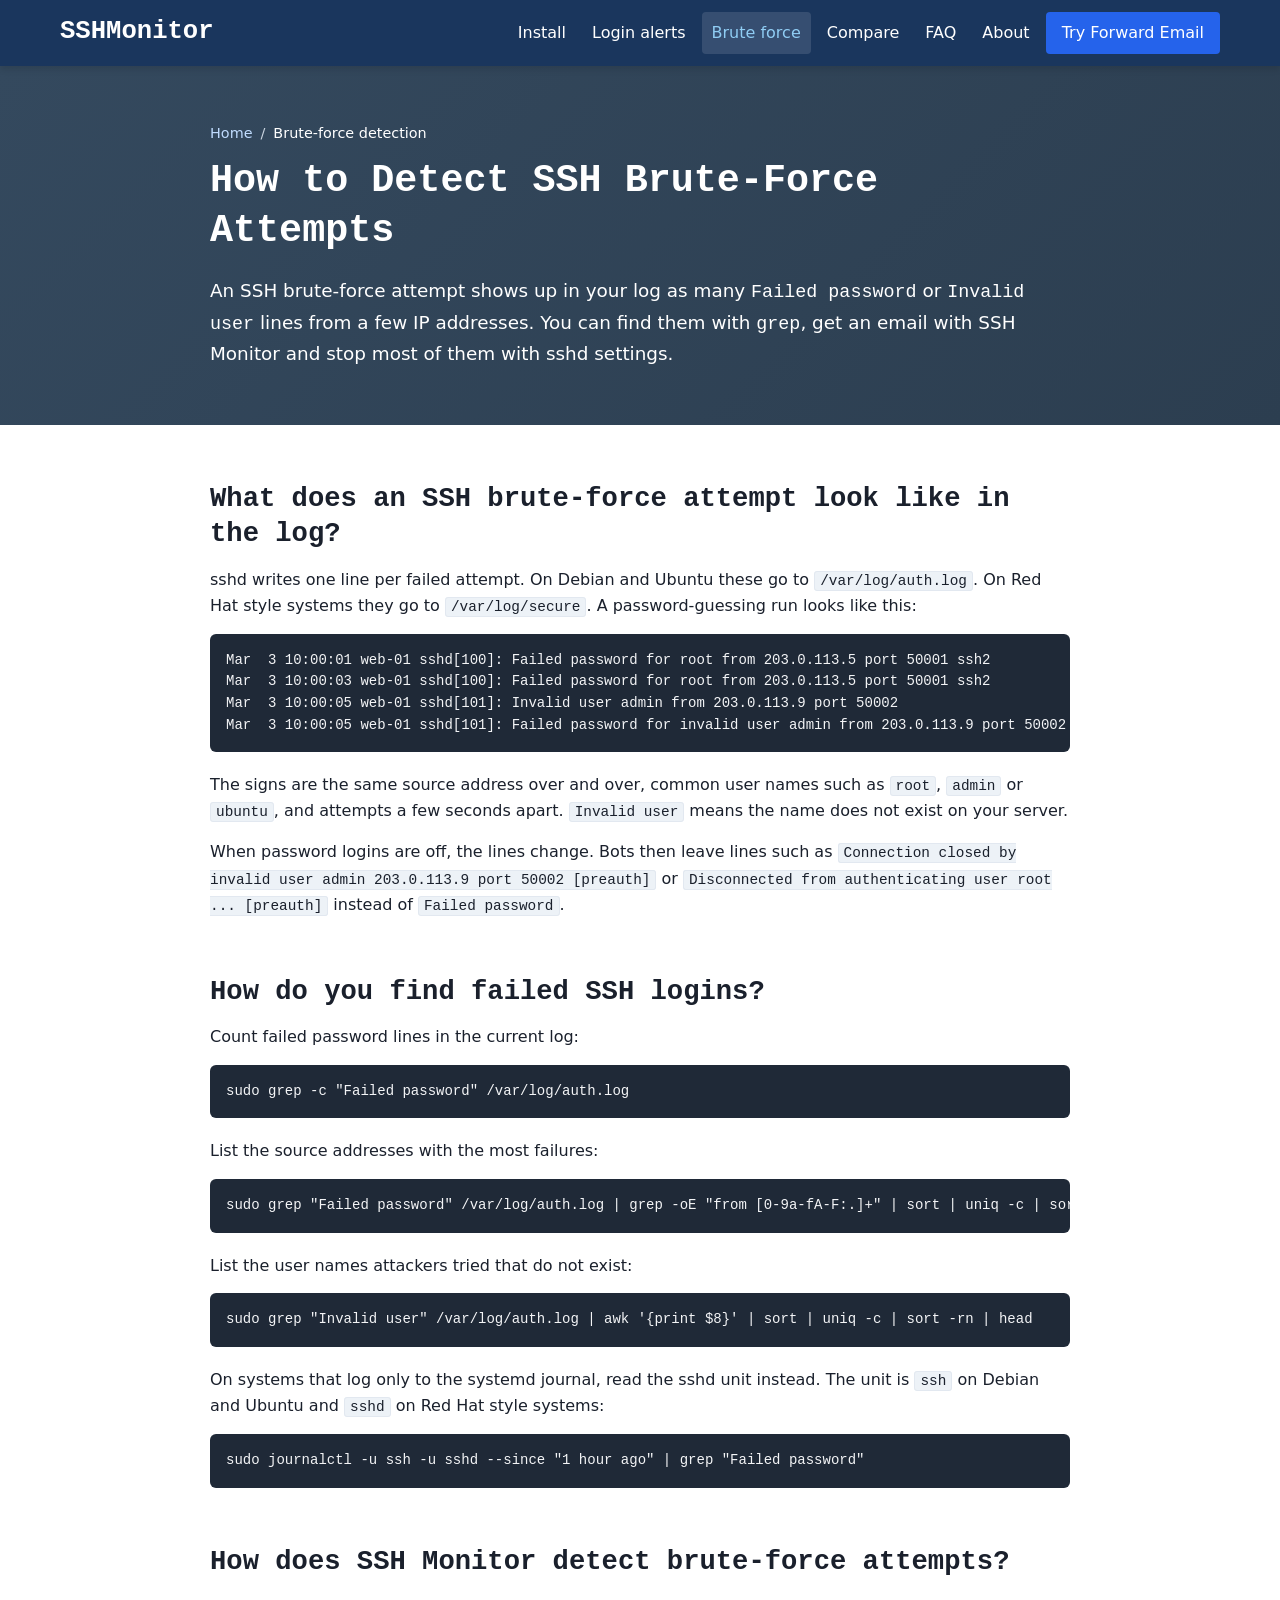
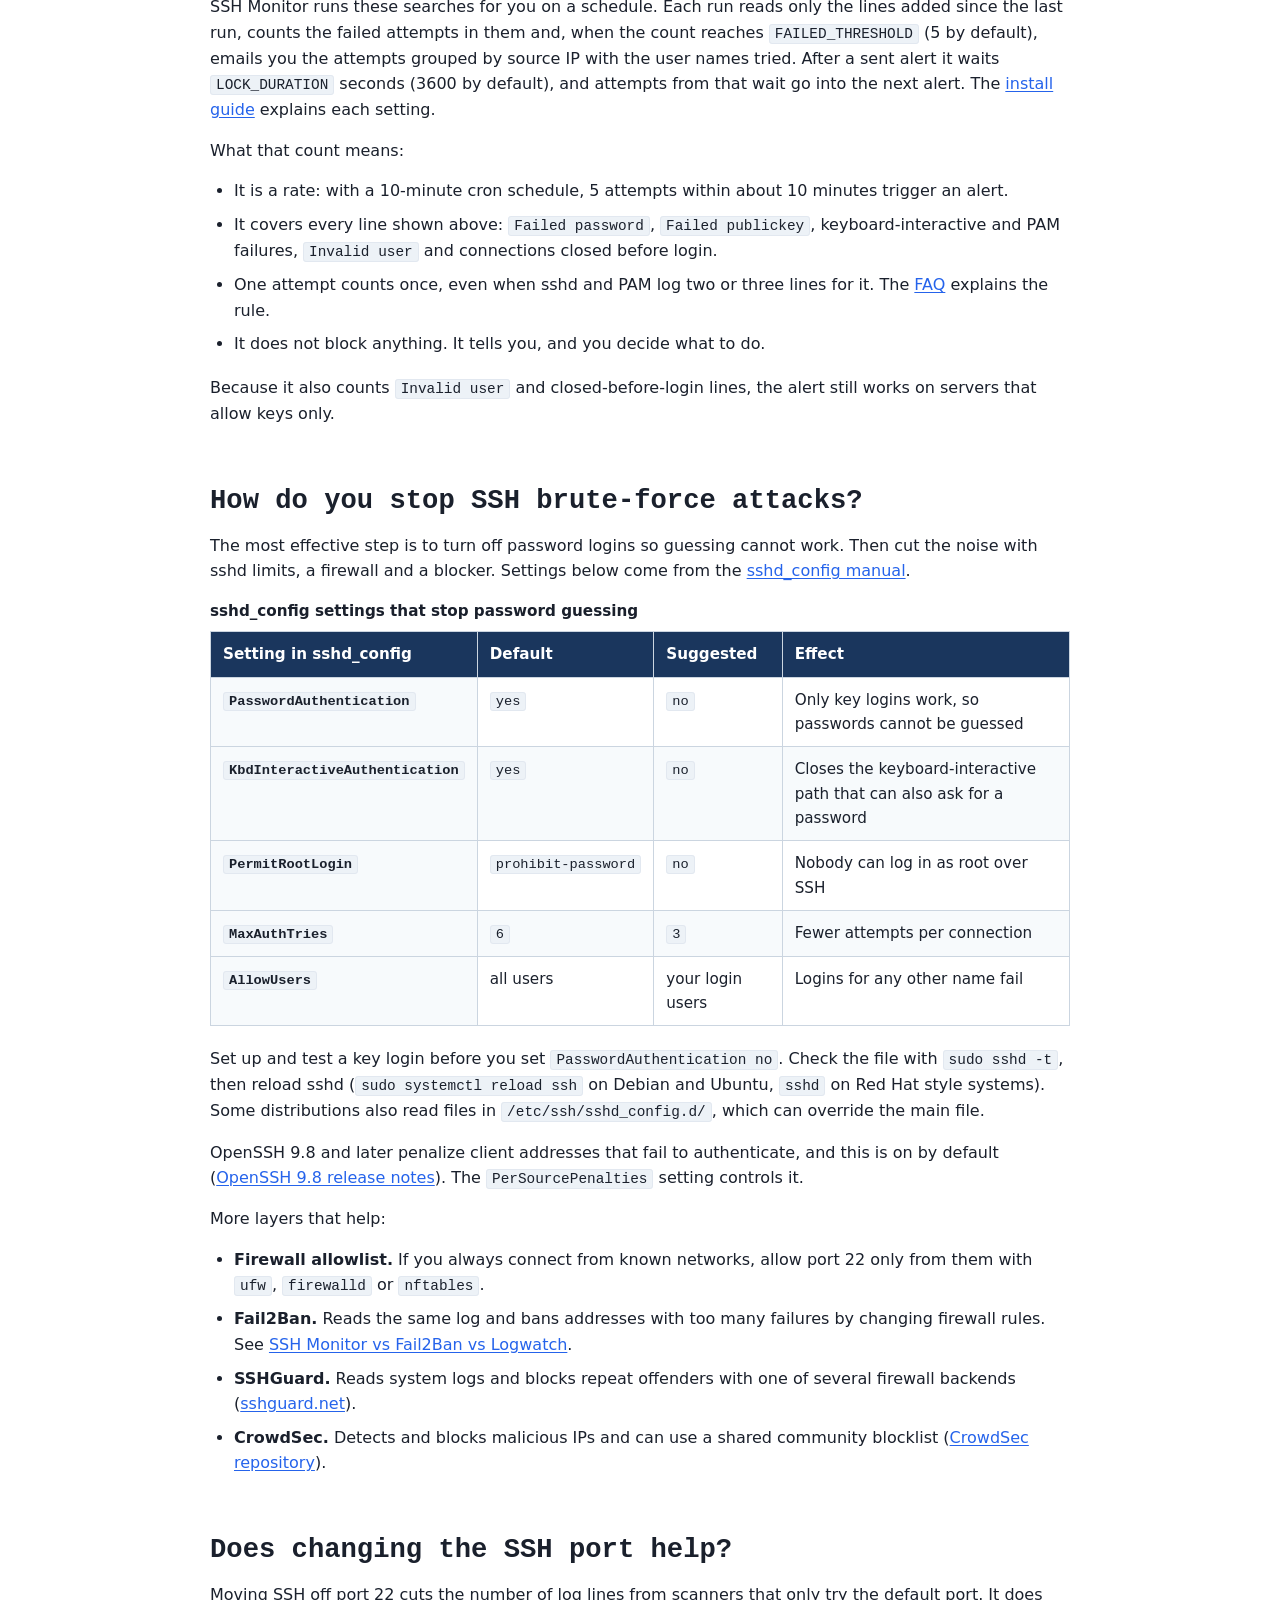
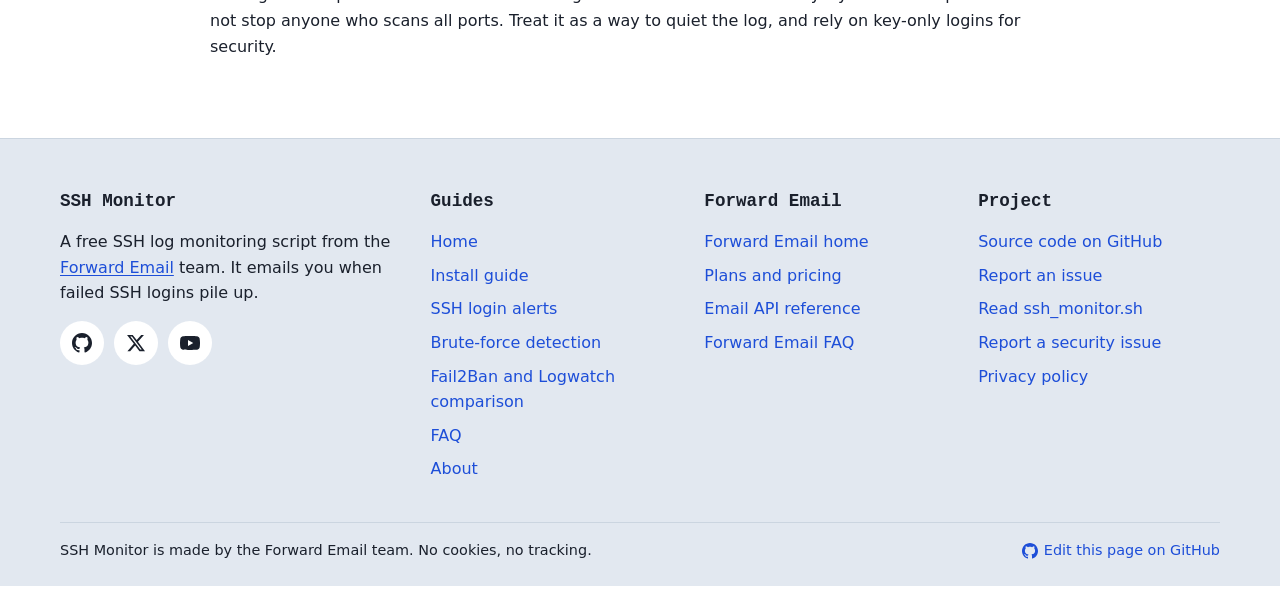
<file: ssh-brute-force-detection/index.html>
<!DOCTYPE html>
<html lang="en">
<head>
<meta charset="utf-8">
<meta name="viewport" content="width=device-width, initial-scale=1">
<meta http-equiv="Content-Security-Policy" content="default-src 'none'; connect-src 'self'; style-src 'self'; img-src 'self'; manifest-src 'self'; base-uri 'none'; form-action 'none'; upgrade-insecure-requests">
<meta name="referrer" content="strict-origin-when-cross-origin">
<title>Detect SSH Brute-Force Attacks in Your Server Logs</title>
<meta name="description" content="Spot SSH brute-force attempts in auth.log or the journal, get an email when they pile up, and stop them with sshd settings.">
<meta name="robots" content="index, follow, max-image-preview:large">
<link rel="canonical" href="https://sshmonitor.com/ssh-brute-force-detection/">
<link rel="alternate" type="text/markdown" href="/ssh-brute-force-detection/index.md" title="How to Detect SSH Brute-Force Attempts (Markdown)">
<meta name="theme-color" content="#1a365d">
<link rel="icon" href="/favicon.ico" sizes="any">
<link rel="icon" href="/images/icon.svg" type="image/svg+xml">
<link rel="apple-touch-icon" href="/images/apple-touch-icon.png">
<link rel="manifest" href="/site.webmanifest">
<link rel="alternate" type="text/plain" href="/llms.txt" title="llms.txt">
<link rel="stylesheet" href="/css/style.min.css">
<meta property="og:type" content="website">
<meta property="og:site_name" content="SSH Monitor">
<meta property="og:locale" content="en_US">
<meta property="og:title" content="Detect SSH Brute-Force Attacks in Your Server Logs">
<meta property="og:description" content="Spot SSH brute-force attempts in auth.log or the journal, get an email when they pile up, and stop them with sshd settings.">
<meta property="og:url" content="https://sshmonitor.com/ssh-brute-force-detection/">
<meta property="og:image" content="https://sshmonitor.com/images/og-image.png">
<meta property="og:image:type" content="image/png">
<meta property="og:image:width" content="1200">
<meta property="og:image:height" content="630">
<meta property="og:image:alt" content="SSH Monitor: free SSH login alerts by email, from the Forward Email team">
<meta name="twitter:card" content="summary_large_image">
<meta name="twitter:site" content="@fwdemail">
<meta name="twitter:title" content="Detect SSH Brute-Force Attacks in Your Server Logs">
<meta name="twitter:description" content="Spot SSH brute-force attempts in auth.log or the journal, get an email when they pile up, and stop them with sshd settings.">
<meta name="twitter:image" content="https://sshmonitor.com/images/og-image.png">
<meta name="twitter:image:alt" content="SSH Monitor: free SSH login alerts by email, from the Forward Email team">
<script type="application/ld+json">{"@context":"https://schema.org","@graph":[{"@type":"Organization","@id":"https://forwardemail.net/#organization","name":"Forward Email","url":"https://forwardemail.net","logo":"https://forwardemail.net/img/logo-square-180x180.png","sameAs":["https://github.com/forwardemail","https://x.com/fwdemail","https://www.youtube.com/forwardemail","https://www.reddit.com/r/forwardemail/"],"contactPoint":[{"@type":"ContactPoint","contactType":"customer support","email":"support@forwardemail.net","url":"https://forwardemail.net/en/faq"},{"@type":"ContactPoint","contactType":"security","email":"security@forwardemail.net","url":"https://forwardemail.net/en/security"}]},{"@type":"WebSite","@id":"https://sshmonitor.com/#website","url":"https://sshmonitor.com/","name":"SSH Monitor","description":"SSH Monitor is a free Bash script from the Forward Email team. It reads the new lines in your SSH log, counts failed login attempts and emails you a report through Forward Email when they pass a threshold.","inLanguage":"en","publisher":{"@id":"https://forwardemail.net/#organization"}},{"@type":"WebPage","@id":"https://sshmonitor.com/ssh-brute-force-detection/#webpage","url":"https://sshmonitor.com/ssh-brute-force-detection/","name":"How to Detect SSH Brute-Force Attempts","description":"Spot SSH brute-force attempts in auth.log or the journal, get an email when they pile up, and stop them with sshd settings.","inLanguage":"en","isPartOf":{"@id":"https://sshmonitor.com/#website"},"publisher":{"@id":"https://forwardemail.net/#organization"},"primaryImageOfPage":{"@type":"ImageObject","url":"https://sshmonitor.com/images/og-image.png","width":1200,"height":630},"breadcrumb":{"@id":"https://sshmonitor.com/ssh-brute-force-detection/#breadcrumb"}},{"@type":"BreadcrumbList","@id":"https://sshmonitor.com/ssh-brute-force-detection/#breadcrumb","itemListElement":[{"@type":"ListItem","position":1,"name":"Home","item":"https://sshmonitor.com/"},{"@type":"ListItem","position":2,"name":"Brute-force detection","item":"https://sshmonitor.com/ssh-brute-force-detection/"}]}]}</script>
</head>
<body>
<!--email_off--><a class="skip-link" href="#main"><!--/email_off-->Skip to content</a>
<header class="site-header">
  <div class="container header-content">
    <!--email_off--><a class="logo" href="/"><!--/email_off-->SSHMonitor</a>
    <nav aria-label="Main">
      <ul class="nav-links"><li><!--email_off--><a href="/install/"><!--/email_off-->Install</a></li><li><!--email_off--><a href="/ssh-login-alerts/"><!--/email_off-->Login alerts</a></li><li><!--email_off--><a href="/ssh-brute-force-detection/" aria-current="page"><!--/email_off-->Brute force</a></li><li><!--email_off--><a href="/fail2ban-vs-logwatch/"><!--/email_off-->Compare</a></li><li><!--email_off--><a href="/faq/"><!--/email_off-->FAQ</a></li><li><!--email_off--><a href="/about/"><!--/email_off-->About</a></li><li><!--email_off--><a href="https://forwardemail.net" class="btn-primary" rel="noopener"><!--/email_off-->Try Forward Email</a></li></ul>
    </nav>
  </div>
</header>
<main id="main">
<div class="hero">
  <div class="container hero-content">
    <nav class="breadcrumbs" aria-label="Breadcrumb"><ol><li><!--email_off--><a href="/"><!--/email_off-->Home</a></li><li><span aria-current="page">Brute-force detection</span></li></ol></nav>
    <h1>How to Detect SSH Brute-Force Attempts</h1>
    <p class="lead">An SSH brute-force attempt shows up in your log as many <code>Failed password</code> or <code>Invalid user</code> lines from a few IP addresses. You can find them with <code>grep</code>, get an email with SSH Monitor and stop most of them with sshd settings.</p>
    
  </div>
</div>
<article class="container content">
<h2 id="what-does-an-ssh-brute-force-attempt-look-like-in-the-log">What does an SSH brute-force attempt look like in the log?</h2>
<p>sshd writes one line per failed attempt. On Debian and Ubuntu these go to <code>/var/log/auth.log</code>. On Red Hat style systems they go to <code>/var/log/secure</code>. A password-guessing run looks like this:</p>
<pre data-lang="text" tabindex="0"><code class="language-text">Mar  3 10:00:01 web-01 sshd[100]: Failed password for root from 203.0.113.5 port 50001 ssh2
Mar  3 10:00:03 web-01 sshd[100]: Failed password for root from 203.0.113.5 port 50001 ssh2
Mar  3 10:00:05 web-01 sshd[101]: Invalid user admin from 203.0.113.9 port 50002
Mar  3 10:00:05 web-01 sshd[101]: Failed password for invalid user admin from 203.0.113.9 port 50002 ssh2</code></pre>
<p>The signs are the same source address over and over, common user names such as <code>root</code>, <code>admin</code> or <code>ubuntu</code>, and attempts a few seconds apart. <code>Invalid user</code> means the name does not exist on your server.</p>
<p>When password logins are off, the lines change. Bots then leave lines such as <code>Connection closed by invalid user admin 203.0.113.9 port 50002 [preauth]</code> or <code>Disconnected from authenticating user root ... [preauth]</code> instead of <code>Failed password</code>.</p>
<h2 id="how-do-you-find-failed-ssh-logins">How do you find failed SSH logins?</h2>
<p>Count failed password lines in the current log:</p>
<pre data-lang="bash" tabindex="0"><code class="language-bash">sudo grep -c &quot;Failed password&quot; /var/log/auth.log</code></pre>
<p>List the source addresses with the most failures:</p>
<pre data-lang="bash" tabindex="0"><code class="language-bash">sudo grep &quot;Failed password&quot; /var/log/auth.log | grep -oE &quot;from [0-9a-fA-F:.]+&quot; | sort | uniq -c | sort -rn | head</code></pre>
<p>List the user names attackers tried that do not exist:</p>
<pre data-lang="bash" tabindex="0"><code class="language-bash">sudo grep &quot;Invalid user&quot; /var/log/auth.log | awk '{print $8}' | sort | uniq -c | sort -rn | head</code></pre>
<p>On systems that log only to the systemd journal, read the sshd unit instead. The unit is <code>ssh</code> on Debian and Ubuntu and <code>sshd</code> on Red Hat style systems:</p>
<pre data-lang="bash" tabindex="0"><code class="language-bash">sudo journalctl -u ssh -u sshd --since &quot;1 hour ago&quot; | grep &quot;Failed password&quot;</code></pre>
<h2 id="how-does-ssh-monitor-detect-brute-force-attempts">How does SSH Monitor detect brute-force attempts?</h2>
<p>SSH Monitor runs these searches for you on a schedule. Each run reads only the lines added since the last run, counts the failed attempts in them and, when the count reaches <code>FAILED_THRESHOLD</code> (5 by default), emails you the attempts grouped by source IP with the user names tried. After a sent alert it waits <code>LOCK_DURATION</code> seconds (3600 by default), and attempts from that wait go into the next alert. The <!--email_off--><a href="/install/"><!--/email_off-->install guide</a> explains each setting.</p>
<p>What that count means:</p>
<ul><li>It is a rate: with a 10-minute cron schedule, 5 attempts within about 10 minutes trigger an alert.</li><li>It covers every line shown above: <code>Failed password</code>, <code>Failed publickey</code>, keyboard-interactive and PAM failures, <code>Invalid user</code> and connections closed before login.</li><li>One attempt counts once, even when sshd and PAM log two or three lines for it. The <!--email_off--><a href="/faq/#which-failed-login-lines-does-it-count"><!--/email_off-->FAQ</a> explains the rule.</li><li>It does not block anything. It tells you, and you decide what to do.</li></ul>
<p>Because it also counts <code>Invalid user</code> and closed-before-login lines, the alert still works on servers that allow keys only.</p>
<h2 id="how-do-you-stop-ssh-brute-force-attacks">How do you stop SSH brute-force attacks?</h2>
<p>The most effective step is to turn off password logins so guessing cannot work. Then cut the noise with sshd limits, a firewall and a blocker. Settings below come from the <!--email_off--><a href="https://man.openbsd.org/sshd_config" rel="noopener"><!--/email_off-->sshd_config manual</a>.</p>
<div class="table-container" tabindex="0" role="region" aria-label="Setting in sshd_config, Default, Suggested, Effect"><table class="wide"><caption>sshd_config settings that stop password guessing</caption><thead><tr><th scope="col">Setting in sshd_config</th><th scope="col">Default</th><th scope="col">Suggested</th><th scope="col">Effect</th></tr></thead><tbody><tr><th scope="row"><code>PasswordAuthentication</code></th><td><code>yes</code></td><td><code>no</code></td><td>Only key logins work, so passwords cannot be guessed</td></tr><tr><th scope="row"><code>KbdInteractiveAuthentication</code></th><td><code>yes</code></td><td><code>no</code></td><td>Closes the keyboard-interactive path that can also ask for a password</td></tr><tr><th scope="row"><code>PermitRootLogin</code></th><td><code>prohibit-password</code></td><td><code>no</code></td><td>Nobody can log in as root over SSH</td></tr><tr><th scope="row"><code>MaxAuthTries</code></th><td><code>6</code></td><td><code>3</code></td><td>Fewer attempts per connection</td></tr><tr><th scope="row"><code>AllowUsers</code></th><td>all users</td><td>your login users</td><td>Logins for any other name fail</td></tr></tbody></table></div>
<p>Set up and test a key login before you set <code>PasswordAuthentication no</code>. Check the file with <code>sudo sshd -t</code>, then reload sshd (<code>sudo systemctl reload ssh</code> on Debian and Ubuntu, <code>sshd</code> on Red Hat style systems). Some distributions also read files in <code>/etc/ssh/sshd_config.d/</code>, which can override the main file.</p>
<p>OpenSSH 9.8 and later penalize client addresses that fail to authenticate, and this is on by default (<!--email_off--><a href="https://www.openssh.org/txt/release-9.8" rel="noopener"><!--/email_off-->OpenSSH 9.8 release notes</a>). The <code>PerSourcePenalties</code> setting controls it.</p>
<p>More layers that help:</p>
<ul><li><strong>Firewall allowlist.</strong> If you always connect from known networks, allow port 22 only from them with <code>ufw</code>, <code>firewalld</code> or <code>nftables</code>.</li><li><strong>Fail2Ban.</strong> Reads the same log and bans addresses with too many failures by changing firewall rules. See <!--email_off--><a href="/fail2ban-vs-logwatch/"><!--/email_off-->SSH Monitor vs Fail2Ban vs Logwatch</a>.</li><li><strong>SSHGuard.</strong> Reads system logs and blocks repeat offenders with one of several firewall backends (<!--email_off--><a href="https://www.sshguard.net/" rel="noopener"><!--/email_off-->sshguard.net</a>).</li><li><strong>CrowdSec.</strong> Detects and blocks malicious IPs and can use a shared community blocklist (<!--email_off--><a href="https://github.com/crowdsecurity/crowdsec" rel="noopener"><!--/email_off-->CrowdSec repository</a>).</li></ul>
<h2 id="does-changing-the-ssh-port-help">Does changing the SSH port help?</h2>
<p>Moving SSH off port 22 cuts the number of log lines from scanners that only try the default port. It does not stop anyone who scans all ports. Treat it as a way to quiet the log, and rely on key-only logins for security.</p>
</article>
</main>
<footer class="site-footer">
  <div class="container">
    <div class="footer-grid">
      <div class="footer-column">
        <p class="footer-title">SSH Monitor</p>
        <p>A free SSH log monitoring script from the <!--email_off--><a href="https://forwardemail.net" rel="noopener"><!--/email_off-->Forward Email</a> team. It emails you when failed SSH logins pile up.</p>
        <div class="social-links">
          <!--email_off--><a href="https://github.com/forwardemail" rel="noopener"><!--/email_off--><svg xmlns="http://www.w3.org/2000/svg" viewBox="0 0 24 24" width="20" height="20" aria-hidden="true" focusable="false"><path d="M12 0c-6.626 0-12 5.373-12 12 0 5.302 3.438 9.8 8.207 11.387.599.111.793-.261.793-.577v-2.234c-3.338.726-4.033-1.416-4.033-1.416-.546-1.387-1.333-1.756-1.333-1.756-1.089-.745.083-.729.083-.729 1.205.084 1.839 1.237 1.839 1.237 1.07 1.834 2.807 1.304 3.492.997.107-.775.418-1.305.762-1.604-2.665-.305-5.467-1.334-5.467-5.931 0-1.311.469-2.381 1.236-3.221-.124-.303-.535-1.524.117-3.176 0 0 1.008-.322 3.301 1.23.957-.266 1.983-.399 3.003-.404 1.02.005 2.047.138 3.006.404 2.291-1.552 3.297-1.23 3.297-1.23.653 1.653.242 2.874.118 3.176.77.84 1.235 1.911 1.235 3.221 0 4.609-2.807 5.624-5.479 5.921.43.372.823 1.102.823 2.222v3.293c0 .319.192.694.801.576 4.765-1.589 8.199-6.086 8.199-11.386 0-6.627-5.373-12-12-12z"/></svg><span class="sr-only">Forward Email on GitHub</span></a>
          <!--email_off--><a href="https://x.com/fwdemail" rel="noopener"><!--/email_off--><svg xmlns="http://www.w3.org/2000/svg" viewBox="0 0 24 24" width="20" height="20" aria-hidden="true" focusable="false"><path d="M18.244 2.25h3.308l-7.227 8.26 8.502 11.24H16.17l-5.214-6.817L4.99 21.75H1.68l7.73-8.835L1.254 2.25H8.08l4.713 6.231zm-1.161 17.52h1.833L7.084 4.126H5.117z"/></svg><span class="sr-only">Forward Email on X</span></a>
          <!--email_off--><a href="https://www.youtube.com/forwardemail" rel="noopener"><!--/email_off--><svg xmlns="http://www.w3.org/2000/svg" viewBox="0 0 24 24" width="20" height="20" aria-hidden="true" focusable="false"><path d="M23.5 6.2a3 3 0 0 0-2.1-2.1C19.5 3.6 12 3.6 12 3.6s-7.5 0-9.4.5A3 3 0 0 0 .5 6.2 31 31 0 0 0 0 12a31 31 0 0 0 .5 5.8 3 3 0 0 0 2.1 2.1c1.9.5 9.4.5 9.4.5s7.5 0 9.4-.5a3 3 0 0 0 2.1-2.1A31 31 0 0 0 24 12a31 31 0 0 0-.5-5.8zM9.6 15.6V8.4l6.3 3.6-6.3 3.6z"/></svg><span class="sr-only">Forward Email on YouTube</span></a>
        </div>
      </div>
      <div class="footer-column">
        <p class="footer-title">Guides</p>
        <ul><li><!--email_off--><a href="/"><!--/email_off-->Home</a></li><li><!--email_off--><a href="/install/"><!--/email_off-->Install guide</a></li><li><!--email_off--><a href="/ssh-login-alerts/"><!--/email_off-->SSH login alerts</a></li><li><!--email_off--><a href="/ssh-brute-force-detection/"><!--/email_off-->Brute-force detection</a></li><li><!--email_off--><a href="/fail2ban-vs-logwatch/"><!--/email_off-->Fail2Ban and Logwatch comparison</a></li><li><!--email_off--><a href="/faq/"><!--/email_off-->FAQ</a></li><li><!--email_off--><a href="/about/"><!--/email_off-->About</a></li></ul>
      </div>
      <div class="footer-column">
        <p class="footer-title">Forward Email</p>
        <ul>
          <li><!--email_off--><a href="https://forwardemail.net" rel="noopener"><!--/email_off-->Forward Email home</a></li>
          <li><!--email_off--><a href="https://forwardemail.net/en/pricing" rel="noopener"><!--/email_off-->Plans and pricing</a></li>
          <li><!--email_off--><a href="https://forwardemail.net/en/email-api" rel="noopener"><!--/email_off-->Email API reference</a></li>
          <li><!--email_off--><a href="https://forwardemail.net/en/faq" rel="noopener"><!--/email_off-->Forward Email FAQ</a></li>
        </ul>
      </div>
      <div class="footer-column">
        <p class="footer-title">Project</p>
        <ul>
          <li><!--email_off--><a href="https://github.com/forwardemail/sshmonitor.com" rel="noopener"><!--/email_off-->Source code on GitHub</a></li>
          <li><!--email_off--><a href="https://github.com/forwardemail/sshmonitor.com/issues" rel="noopener"><!--/email_off-->Report an issue</a></li>
          <li><!--email_off--><a href="https://github.com/forwardemail/sshmonitor.com/blob/main/ssh_monitor.sh" rel="noopener"><!--/email_off-->Read ssh_monitor.sh</a></li>
          <li><!--email_off--><a href="https://forwardemail.net/en/security" rel="noopener"><!--/email_off-->Report a security issue</a></li>
          <li><!--email_off--><a href="/about/#privacy-note"><!--/email_off-->Privacy policy</a></li>
        </ul>
      </div>
    </div>
    <div class="footer-bottom">
      <p>SSH Monitor is made by the Forward Email team. No cookies, no tracking.</p>
      <!--email_off--><a href="https://github.com/forwardemail/sshmonitor.com/blob/main/src/pages/ssh-brute-force-detection.md" class="edit-link" rel="noopener"><!--/email_off--><svg xmlns="http://www.w3.org/2000/svg" viewBox="0 0 24 24" width="20" height="20" aria-hidden="true" focusable="false"><path d="M12 0c-6.626 0-12 5.373-12 12 0 5.302 3.438 9.8 8.207 11.387.599.111.793-.261.793-.577v-2.234c-3.338.726-4.033-1.416-4.033-1.416-.546-1.387-1.333-1.756-1.333-1.756-1.089-.745.083-.729.083-.729 1.205.084 1.839 1.237 1.839 1.237 1.07 1.834 2.807 1.304 3.492.997.107-.775.418-1.305.762-1.604-2.665-.305-5.467-1.334-5.467-5.931 0-1.311.469-2.381 1.236-3.221-.124-.303-.535-1.524.117-3.176 0 0 1.008-.322 3.301 1.23.957-.266 1.983-.399 3.003-.404 1.02.005 2.047.138 3.006.404 2.291-1.552 3.297-1.23 3.297-1.23.653 1.653.242 2.874.118 3.176.77.84 1.235 1.911 1.235 3.221 0 4.609-2.807 5.624-5.479 5.921.43.372.823 1.102.823 2.222v3.293c0 .319.192.694.801.576 4.765-1.589 8.199-6.086 8.199-11.386 0-6.627-5.373-12-12-12z"/></svg> Edit this page on GitHub</a>
    </div>
  </div>
</footer>
</body>
</html>
</file>
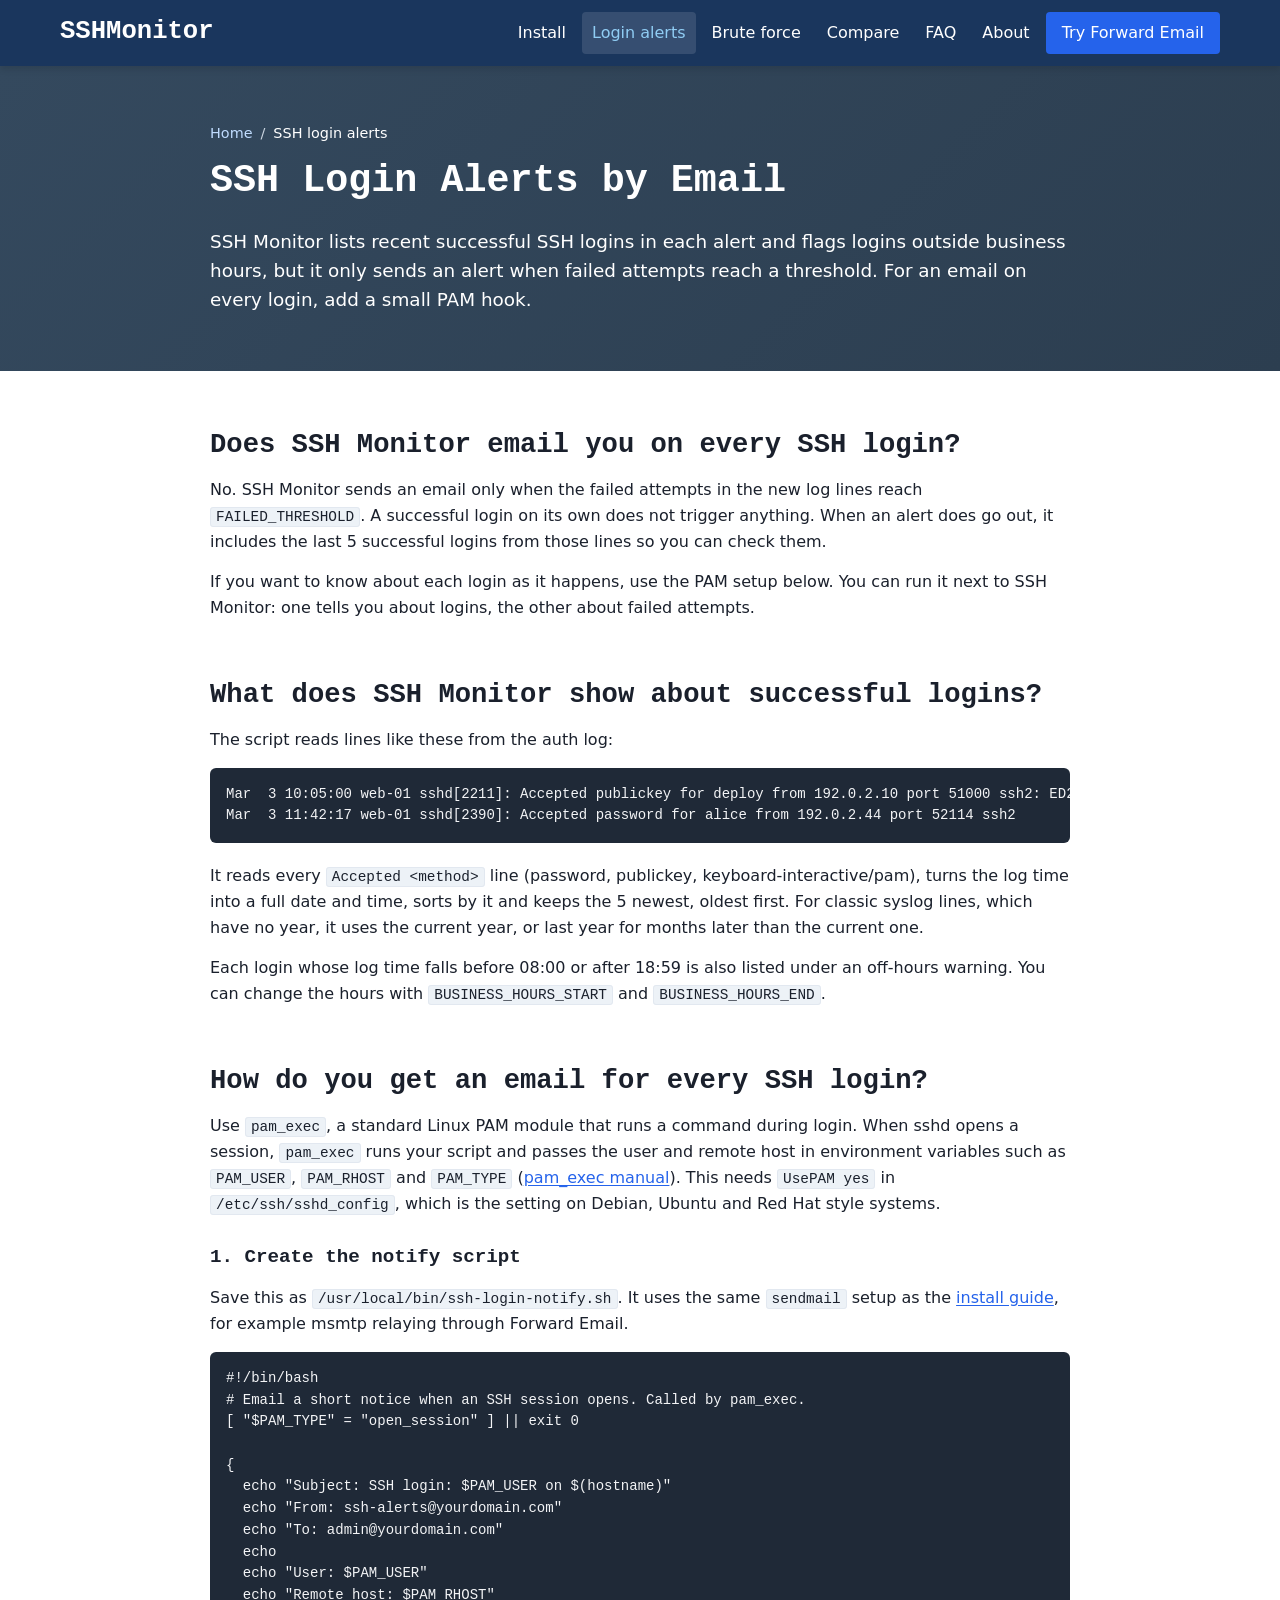
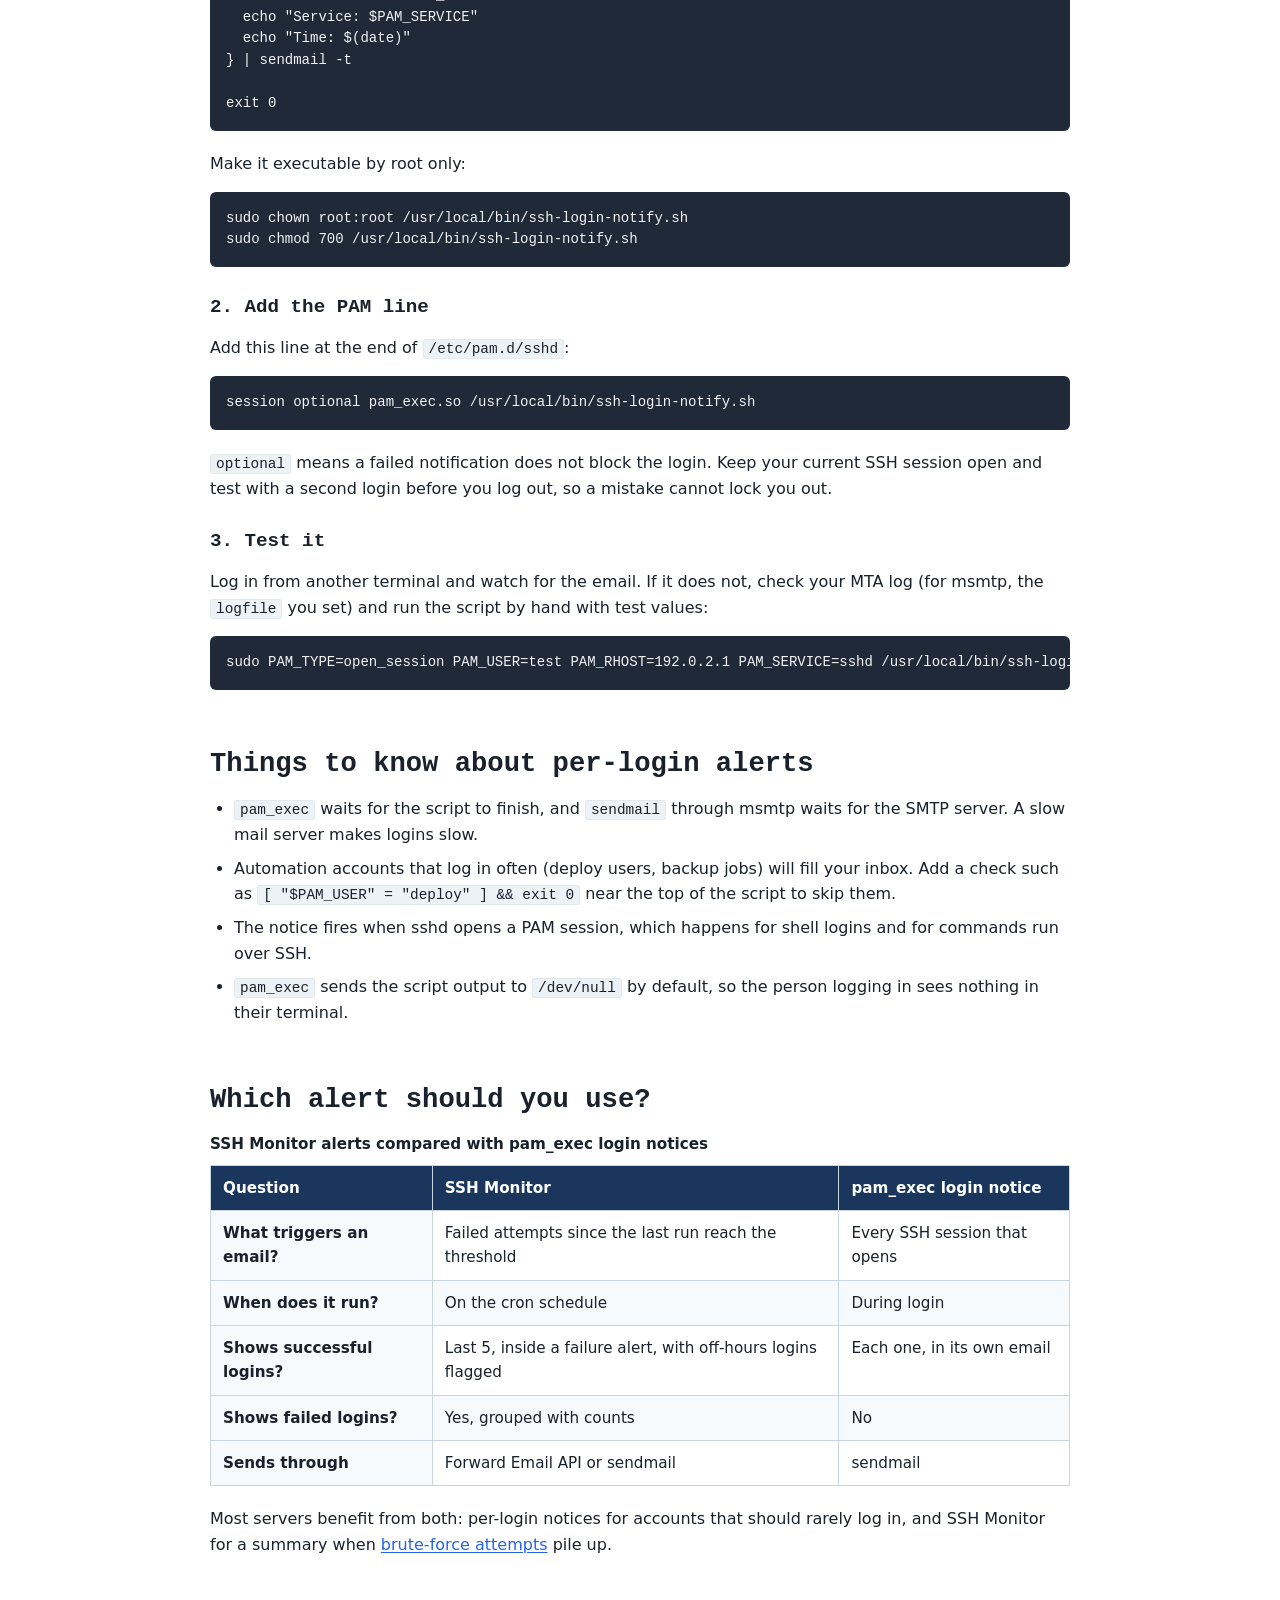
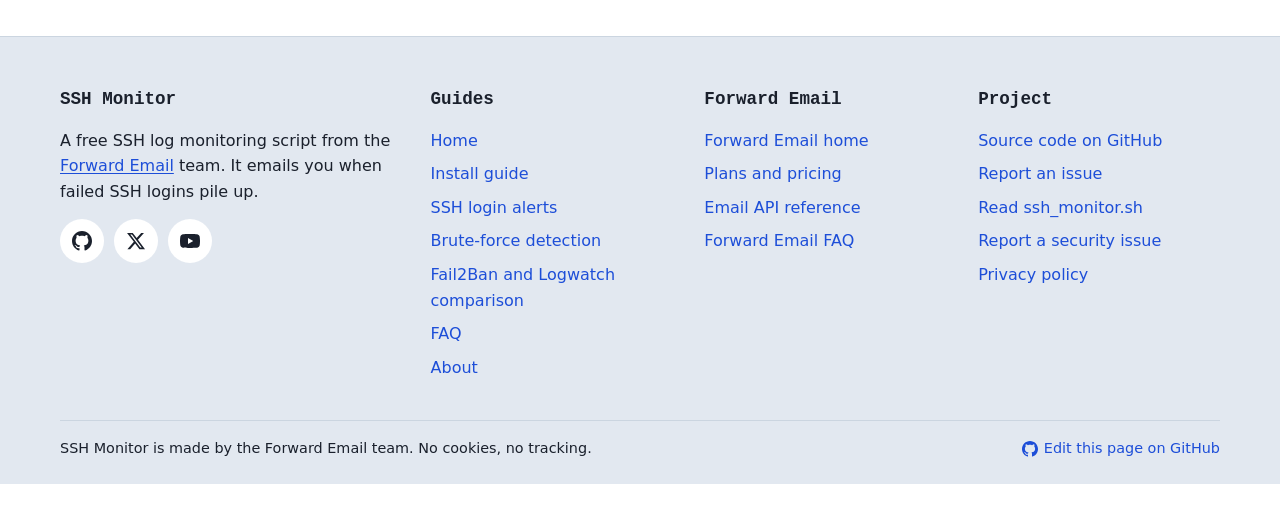
<file: ssh-login-alerts/index.html>
<!DOCTYPE html>
<html lang="en">
<head>
<meta charset="utf-8">
<meta name="viewport" content="width=device-width, initial-scale=1">
<meta http-equiv="Content-Security-Policy" content="default-src 'none'; connect-src 'self'; style-src 'self'; img-src 'self'; manifest-src 'self'; base-uri 'none'; form-action 'none'; upgrade-insecure-requests">
<meta name="referrer" content="strict-origin-when-cross-origin">
<title>SSH Login Alerts by Email: Every Login or Failures Only</title>
<meta name="description" content="Get an email when someone logs in over SSH. What SSH Monitor reports about logins, plus a pam_exec setup for every login.">
<meta name="robots" content="index, follow, max-image-preview:large">
<link rel="canonical" href="https://sshmonitor.com/ssh-login-alerts/">
<link rel="alternate" type="text/markdown" href="/ssh-login-alerts/index.md" title="SSH Login Alerts by Email (Markdown)">
<meta name="theme-color" content="#1a365d">
<link rel="icon" href="/favicon.ico" sizes="any">
<link rel="icon" href="/images/icon.svg" type="image/svg+xml">
<link rel="apple-touch-icon" href="/images/apple-touch-icon.png">
<link rel="manifest" href="/site.webmanifest">
<link rel="alternate" type="text/plain" href="/llms.txt" title="llms.txt">
<link rel="stylesheet" href="/css/style.min.css">
<meta property="og:type" content="website">
<meta property="og:site_name" content="SSH Monitor">
<meta property="og:locale" content="en_US">
<meta property="og:title" content="SSH Login Alerts by Email: Every Login or Failures Only">
<meta property="og:description" content="Get an email when someone logs in over SSH. What SSH Monitor reports about logins, plus a pam_exec setup for every login.">
<meta property="og:url" content="https://sshmonitor.com/ssh-login-alerts/">
<meta property="og:image" content="https://sshmonitor.com/images/og-image.png">
<meta property="og:image:type" content="image/png">
<meta property="og:image:width" content="1200">
<meta property="og:image:height" content="630">
<meta property="og:image:alt" content="SSH Monitor: free SSH login alerts by email, from the Forward Email team">
<meta name="twitter:card" content="summary_large_image">
<meta name="twitter:site" content="@fwdemail">
<meta name="twitter:title" content="SSH Login Alerts by Email: Every Login or Failures Only">
<meta name="twitter:description" content="Get an email when someone logs in over SSH. What SSH Monitor reports about logins, plus a pam_exec setup for every login.">
<meta name="twitter:image" content="https://sshmonitor.com/images/og-image.png">
<meta name="twitter:image:alt" content="SSH Monitor: free SSH login alerts by email, from the Forward Email team">
<script type="application/ld+json">{"@context":"https://schema.org","@graph":[{"@type":"Organization","@id":"https://forwardemail.net/#organization","name":"Forward Email","url":"https://forwardemail.net","logo":"https://forwardemail.net/img/logo-square-180x180.png","sameAs":["https://github.com/forwardemail","https://x.com/fwdemail","https://www.youtube.com/forwardemail","https://www.reddit.com/r/forwardemail/"],"contactPoint":[{"@type":"ContactPoint","contactType":"customer support","email":"support@forwardemail.net","url":"https://forwardemail.net/en/faq"},{"@type":"ContactPoint","contactType":"security","email":"security@forwardemail.net","url":"https://forwardemail.net/en/security"}]},{"@type":"WebSite","@id":"https://sshmonitor.com/#website","url":"https://sshmonitor.com/","name":"SSH Monitor","description":"SSH Monitor is a free Bash script from the Forward Email team. It reads the new lines in your SSH log, counts failed login attempts and emails you a report through Forward Email when they pass a threshold.","inLanguage":"en","publisher":{"@id":"https://forwardemail.net/#organization"}},{"@type":"WebPage","@id":"https://sshmonitor.com/ssh-login-alerts/#webpage","url":"https://sshmonitor.com/ssh-login-alerts/","name":"SSH Login Alerts by Email","description":"Get an email when someone logs in over SSH. What SSH Monitor reports about logins, plus a pam_exec setup for every login.","inLanguage":"en","isPartOf":{"@id":"https://sshmonitor.com/#website"},"publisher":{"@id":"https://forwardemail.net/#organization"},"primaryImageOfPage":{"@type":"ImageObject","url":"https://sshmonitor.com/images/og-image.png","width":1200,"height":630},"breadcrumb":{"@id":"https://sshmonitor.com/ssh-login-alerts/#breadcrumb"}},{"@type":"BreadcrumbList","@id":"https://sshmonitor.com/ssh-login-alerts/#breadcrumb","itemListElement":[{"@type":"ListItem","position":1,"name":"Home","item":"https://sshmonitor.com/"},{"@type":"ListItem","position":2,"name":"SSH login alerts","item":"https://sshmonitor.com/ssh-login-alerts/"}]}]}</script>
</head>
<body>
<!--email_off--><a class="skip-link" href="#main"><!--/email_off-->Skip to content</a>
<header class="site-header">
  <div class="container header-content">
    <!--email_off--><a class="logo" href="/"><!--/email_off-->SSHMonitor</a>
    <nav aria-label="Main">
      <ul class="nav-links"><li><!--email_off--><a href="/install/"><!--/email_off-->Install</a></li><li><!--email_off--><a href="/ssh-login-alerts/" aria-current="page"><!--/email_off-->Login alerts</a></li><li><!--email_off--><a href="/ssh-brute-force-detection/"><!--/email_off-->Brute force</a></li><li><!--email_off--><a href="/fail2ban-vs-logwatch/"><!--/email_off-->Compare</a></li><li><!--email_off--><a href="/faq/"><!--/email_off-->FAQ</a></li><li><!--email_off--><a href="/about/"><!--/email_off-->About</a></li><li><!--email_off--><a href="https://forwardemail.net" class="btn-primary" rel="noopener"><!--/email_off-->Try Forward Email</a></li></ul>
    </nav>
  </div>
</header>
<main id="main">
<div class="hero">
  <div class="container hero-content">
    <nav class="breadcrumbs" aria-label="Breadcrumb"><ol><li><!--email_off--><a href="/"><!--/email_off-->Home</a></li><li><span aria-current="page">SSH login alerts</span></li></ol></nav>
    <h1>SSH Login Alerts by Email</h1>
    <p class="lead">SSH Monitor lists recent successful SSH logins in each alert and flags logins outside business hours, but it only sends an alert when failed attempts reach a threshold. For an email on every login, add a small PAM hook.</p>
    
  </div>
</div>
<article class="container content">
<h2 id="does-ssh-monitor-email-you-on-every-ssh-login">Does SSH Monitor email you on every SSH login?</h2>
<p>No. SSH Monitor sends an email only when the failed attempts in the new log lines reach <code>FAILED_THRESHOLD</code>. A successful login on its own does not trigger anything. When an alert does go out, it includes the last 5 successful logins from those lines so you can check them.</p>
<p>If you want to know about each login as it happens, use the PAM setup below. You can run it next to SSH Monitor: one tells you about logins, the other about failed attempts.</p>
<h2 id="what-does-ssh-monitor-show-about-successful-logins">What does SSH Monitor show about successful logins?</h2>
<p>The script reads lines like these from the auth log:</p>
<pre data-lang="text" tabindex="0"><code class="language-text">Mar  3 10:05:00 web-01 sshd[2211]: Accepted publickey for deploy from 192.0.2.10 port 51000 ssh2: ED25519 SHA256:...
Mar  3 11:42:17 web-01 sshd[2390]: Accepted password for alice from 192.0.2.44 port 52114 ssh2</code></pre>
<p>It reads every <code>Accepted &lt;method&gt;</code> line (password, publickey, keyboard-interactive/pam), turns the log time into a full date and time, sorts by it and keeps the 5 newest, oldest first. For classic syslog lines, which have no year, it uses the current year, or last year for months later than the current one.</p>
<p>Each login whose log time falls before 08:00 or after 18:59 is also listed under an off-hours warning. You can change the hours with <code>BUSINESS_HOURS_START</code> and <code>BUSINESS_HOURS_END</code>.</p>
<h2 id="how-do-you-get-an-email-for-every-ssh-login">How do you get an email for every SSH login?</h2>
<p>Use <code>pam_exec</code>, a standard Linux PAM module that runs a command during login. When sshd opens a session, <code>pam_exec</code> runs your script and passes the user and remote host in environment variables such as <code>PAM_USER</code>, <code>PAM_RHOST</code> and <code>PAM_TYPE</code> (<!--email_off--><a href="https://man7.org/linux/man-pages/man8/pam_exec.8.html" rel="noopener"><!--/email_off-->pam_exec manual</a>). This needs <code>UsePAM yes</code> in <code>/etc/ssh/sshd_config</code>, which is the setting on Debian, Ubuntu and Red Hat style systems.</p>
<h3 id="1-create-the-notify-script">1. Create the notify script</h3>
<p>Save this as <code>/usr/local/bin/ssh-login-notify.sh</code>. It uses the same <code>sendmail</code> setup as the <!--email_off--><a href="/install/"><!--/email_off-->install guide</a>, for example msmtp relaying through Forward Email.</p>
<pre data-lang="bash" tabindex="0"><code class="language-bash">#!/bin/bash
# Email a short notice when an SSH session opens. Called by pam_exec.
[ &quot;$PAM_TYPE&quot; = &quot;open_session&quot; ] || exit 0

{
  echo &quot;Subject: SSH login: $PAM_USER on $(hostname)&quot;
  echo &quot;From: <!--email_off-->ssh-alerts@yourdomain.com<!--/email_off-->&quot;
  echo &quot;To: <!--email_off-->admin@yourdomain.com<!--/email_off-->&quot;
  echo
  echo &quot;User: $PAM_USER&quot;
  echo &quot;Remote host: $PAM_RHOST&quot;
  echo &quot;Service: $PAM_SERVICE&quot;
  echo &quot;Time: $(date)&quot;
} | sendmail -t

exit 0</code></pre>
<p>Make it executable by root only:</p>
<pre data-lang="bash" tabindex="0"><code class="language-bash">sudo chown root:root /usr/local/bin/ssh-login-notify.sh
sudo chmod 700 /usr/local/bin/ssh-login-notify.sh</code></pre>
<h3 id="2-add-the-pam-line">2. Add the PAM line</h3>
<p>Add this line at the end of <code>/etc/pam.d/sshd</code>:</p>
<pre data-lang="text" tabindex="0"><code class="language-text">session optional pam_exec.so /usr/local/bin/ssh-login-notify.sh</code></pre>
<p><code>optional</code> means a failed notification does not block the login. Keep your current SSH session open and test with a second login before you log out, so a mistake cannot lock you out.</p>
<h3 id="3-test-it">3. Test it</h3>
<p>Log in from another terminal and watch for the email. If it does not, check your MTA log (for msmtp, the <code>logfile</code> you set) and run the script by hand with test values:</p>
<pre data-lang="bash" tabindex="0"><code class="language-bash">sudo PAM_TYPE=open_session PAM_USER=test PAM_RHOST=192.0.2.1 PAM_SERVICE=sshd /usr/local/bin/ssh-login-notify.sh</code></pre>
<h2 id="things-to-know-about-per-login-alerts">Things to know about per-login alerts</h2>
<ul><li><code>pam_exec</code> waits for the script to finish, and <code>sendmail</code> through msmtp waits for the SMTP server. A slow mail server makes logins slow.</li><li>Automation accounts that log in often (deploy users, backup jobs) will fill your inbox. Add a check such as <code>[ &quot;$PAM_USER&quot; = &quot;deploy&quot; ] &amp;&amp; exit 0</code> near the top of the script to skip them.</li><li>The notice fires when sshd opens a PAM session, which happens for shell logins and for commands run over SSH.</li><li><code>pam_exec</code> sends the script output to <code>/dev/null</code> by default, so the person logging in sees nothing in their terminal.</li></ul>
<h2 id="which-alert-should-you-use">Which alert should you use?</h2>
<div class="table-container" tabindex="0" role="region" aria-label="Question, SSH Monitor, pam_exec login notice"><table><caption>SSH Monitor alerts compared with pam_exec login notices</caption><thead><tr><th scope="col">Question</th><th scope="col">SSH Monitor</th><th scope="col">pam_exec login notice</th></tr></thead><tbody><tr><th scope="row">What triggers an email?</th><td>Failed attempts since the last run reach the threshold</td><td>Every SSH session that opens</td></tr><tr><th scope="row">When does it run?</th><td>On the cron schedule</td><td>During login</td></tr><tr><th scope="row">Shows successful logins?</th><td>Last 5, inside a failure alert, with off-hours logins flagged</td><td>Each one, in its own email</td></tr><tr><th scope="row">Shows failed logins?</th><td>Yes, grouped with counts</td><td>No</td></tr><tr><th scope="row">Sends through</th><td>Forward Email API or sendmail</td><td>sendmail</td></tr></tbody></table></div>
<p>Most servers benefit from both: per-login notices for accounts that should rarely log in, and SSH Monitor for a summary when <!--email_off--><a href="/ssh-brute-force-detection/"><!--/email_off-->brute-force attempts</a> pile up.</p>
</article>
</main>
<footer class="site-footer">
  <div class="container">
    <div class="footer-grid">
      <div class="footer-column">
        <p class="footer-title">SSH Monitor</p>
        <p>A free SSH log monitoring script from the <!--email_off--><a href="https://forwardemail.net" rel="noopener"><!--/email_off-->Forward Email</a> team. It emails you when failed SSH logins pile up.</p>
        <div class="social-links">
          <!--email_off--><a href="https://github.com/forwardemail" rel="noopener"><!--/email_off--><svg xmlns="http://www.w3.org/2000/svg" viewBox="0 0 24 24" width="20" height="20" aria-hidden="true" focusable="false"><path d="M12 0c-6.626 0-12 5.373-12 12 0 5.302 3.438 9.8 8.207 11.387.599.111.793-.261.793-.577v-2.234c-3.338.726-4.033-1.416-4.033-1.416-.546-1.387-1.333-1.756-1.333-1.756-1.089-.745.083-.729.083-.729 1.205.084 1.839 1.237 1.839 1.237 1.07 1.834 2.807 1.304 3.492.997.107-.775.418-1.305.762-1.604-2.665-.305-5.467-1.334-5.467-5.931 0-1.311.469-2.381 1.236-3.221-.124-.303-.535-1.524.117-3.176 0 0 1.008-.322 3.301 1.23.957-.266 1.983-.399 3.003-.404 1.02.005 2.047.138 3.006.404 2.291-1.552 3.297-1.23 3.297-1.23.653 1.653.242 2.874.118 3.176.77.84 1.235 1.911 1.235 3.221 0 4.609-2.807 5.624-5.479 5.921.43.372.823 1.102.823 2.222v3.293c0 .319.192.694.801.576 4.765-1.589 8.199-6.086 8.199-11.386 0-6.627-5.373-12-12-12z"/></svg><span class="sr-only">Forward Email on GitHub</span></a>
          <!--email_off--><a href="https://x.com/fwdemail" rel="noopener"><!--/email_off--><svg xmlns="http://www.w3.org/2000/svg" viewBox="0 0 24 24" width="20" height="20" aria-hidden="true" focusable="false"><path d="M18.244 2.25h3.308l-7.227 8.26 8.502 11.24H16.17l-5.214-6.817L4.99 21.75H1.68l7.73-8.835L1.254 2.25H8.08l4.713 6.231zm-1.161 17.52h1.833L7.084 4.126H5.117z"/></svg><span class="sr-only">Forward Email on X</span></a>
          <!--email_off--><a href="https://www.youtube.com/forwardemail" rel="noopener"><!--/email_off--><svg xmlns="http://www.w3.org/2000/svg" viewBox="0 0 24 24" width="20" height="20" aria-hidden="true" focusable="false"><path d="M23.5 6.2a3 3 0 0 0-2.1-2.1C19.5 3.6 12 3.6 12 3.6s-7.5 0-9.4.5A3 3 0 0 0 .5 6.2 31 31 0 0 0 0 12a31 31 0 0 0 .5 5.8 3 3 0 0 0 2.1 2.1c1.9.5 9.4.5 9.4.5s7.5 0 9.4-.5a3 3 0 0 0 2.1-2.1A31 31 0 0 0 24 12a31 31 0 0 0-.5-5.8zM9.6 15.6V8.4l6.3 3.6-6.3 3.6z"/></svg><span class="sr-only">Forward Email on YouTube</span></a>
        </div>
      </div>
      <div class="footer-column">
        <p class="footer-title">Guides</p>
        <ul><li><!--email_off--><a href="/"><!--/email_off-->Home</a></li><li><!--email_off--><a href="/install/"><!--/email_off-->Install guide</a></li><li><!--email_off--><a href="/ssh-login-alerts/"><!--/email_off-->SSH login alerts</a></li><li><!--email_off--><a href="/ssh-brute-force-detection/"><!--/email_off-->Brute-force detection</a></li><li><!--email_off--><a href="/fail2ban-vs-logwatch/"><!--/email_off-->Fail2Ban and Logwatch comparison</a></li><li><!--email_off--><a href="/faq/"><!--/email_off-->FAQ</a></li><li><!--email_off--><a href="/about/"><!--/email_off-->About</a></li></ul>
      </div>
      <div class="footer-column">
        <p class="footer-title">Forward Email</p>
        <ul>
          <li><!--email_off--><a href="https://forwardemail.net" rel="noopener"><!--/email_off-->Forward Email home</a></li>
          <li><!--email_off--><a href="https://forwardemail.net/en/pricing" rel="noopener"><!--/email_off-->Plans and pricing</a></li>
          <li><!--email_off--><a href="https://forwardemail.net/en/email-api" rel="noopener"><!--/email_off-->Email API reference</a></li>
          <li><!--email_off--><a href="https://forwardemail.net/en/faq" rel="noopener"><!--/email_off-->Forward Email FAQ</a></li>
        </ul>
      </div>
      <div class="footer-column">
        <p class="footer-title">Project</p>
        <ul>
          <li><!--email_off--><a href="https://github.com/forwardemail/sshmonitor.com" rel="noopener"><!--/email_off-->Source code on GitHub</a></li>
          <li><!--email_off--><a href="https://github.com/forwardemail/sshmonitor.com/issues" rel="noopener"><!--/email_off-->Report an issue</a></li>
          <li><!--email_off--><a href="https://github.com/forwardemail/sshmonitor.com/blob/main/ssh_monitor.sh" rel="noopener"><!--/email_off-->Read ssh_monitor.sh</a></li>
          <li><!--email_off--><a href="https://forwardemail.net/en/security" rel="noopener"><!--/email_off-->Report a security issue</a></li>
          <li><!--email_off--><a href="/about/#privacy-note"><!--/email_off-->Privacy policy</a></li>
        </ul>
      </div>
    </div>
    <div class="footer-bottom">
      <p>SSH Monitor is made by the Forward Email team. No cookies, no tracking.</p>
      <!--email_off--><a href="https://github.com/forwardemail/sshmonitor.com/blob/main/src/pages/ssh-login-alerts.md" class="edit-link" rel="noopener"><!--/email_off--><svg xmlns="http://www.w3.org/2000/svg" viewBox="0 0 24 24" width="20" height="20" aria-hidden="true" focusable="false"><path d="M12 0c-6.626 0-12 5.373-12 12 0 5.302 3.438 9.8 8.207 11.387.599.111.793-.261.793-.577v-2.234c-3.338.726-4.033-1.416-4.033-1.416-.546-1.387-1.333-1.756-1.333-1.756-1.089-.745.083-.729.083-.729 1.205.084 1.839 1.237 1.839 1.237 1.07 1.834 2.807 1.304 3.492.997.107-.775.418-1.305.762-1.604-2.665-.305-5.467-1.334-5.467-5.931 0-1.311.469-2.381 1.236-3.221-.124-.303-.535-1.524.117-3.176 0 0 1.008-.322 3.301 1.23.957-.266 1.983-.399 3.003-.404 1.02.005 2.047.138 3.006.404 2.291-1.552 3.297-1.23 3.297-1.23.653 1.653.242 2.874.118 3.176.77.84 1.235 1.911 1.235 3.221 0 4.609-2.807 5.624-5.479 5.921.43.372.823 1.102.823 2.222v3.293c0 .319.192.694.801.576 4.765-1.589 8.199-6.086 8.199-11.386 0-6.627-5.373-12-12-12z"/></svg> Edit this page on GitHub</a>
    </div>
  </div>
</footer>
</body>
</html>
</file>
<file: css/style.min.css>
:root{--nav-bg:#1a365d;--nav-text:#fff;--nav-hover:#90cdf4;--hero-from:#34495e;--hero-to:#2c3e50;--text:#1a202c;--text-muted:#4a5568;--heading:#1a202c;--link:#2563eb;--link-hover:#1e40af;--btn-bg:#2563eb;--btn-hover:#1e40af;--light-bg:#edf2f7;--card-bg:#fff;--border:#cbd5e0;--footer-bg:#e2e8f0;--footer-link:#1d4ed8;--code-bg:#1f2937;--code-text:#f3f4f6;--radius:4px;--shadow:0 4px 6px rgba(0,0,0,0.1);--mono:ui-monospace,SFMono-Regular,Menlo,Consolas,"Liberation Mono",monospace;--sans:system-ui,-apple-system,"Segoe UI",Roboto,"Helvetica Neue",Arial,sans-serif}*{box-sizing:border-box;margin:0;padding:0}html{scroll-behavior:smooth}body{background-color:#fff;color:var(--text);font-family:var(--sans);line-height:1.6}img,svg{max-width:100%;height:auto}h1,h2,h3,h4{color:var(--heading);font-family:var(--mono);font-weight:700;line-height:1.3;margin-bottom:15px}p{margin-bottom:15px}a{color:var(--link);text-decoration:none}a:hover{color:var(--link-hover);text-decoration:underline}a:focus-visible,button:focus-visible{outline:3px solid #f59e0b;outline-offset:2px}.container{width:100%;max-width:1200px;margin:0 auto;padding:0 20px}.sr-only{position:absolute;width:1px;height:1px;padding:0;margin:-1px;overflow:hidden;clip:rect(0,0,0,0);white-space:nowrap;border:0}.skip-link{position:absolute;left:8px;top:-60px;z-index:200;background:#fff;color:var(--nav-bg);padding:8px 12px;border-radius:var(--radius);font-weight:700}.skip-link:focus{top:8px}.btn-primary,.btn-secondary{display:inline-block;padding:12px 24px;border-radius:var(--radius);font-weight:600;text-align:center}.btn-primary{background-color:var(--btn-bg);color:#fff}.btn-primary:hover{background-color:var(--btn-hover);color:#fff;text-decoration:none}.btn-secondary{border:2px solid #fff;color:#fff}.btn-secondary:hover{background-color:rgba(255,255,255,0.2);color:#fff;text-decoration:none}.site-header{position:sticky;top:0;z-index:100;background-color:var(--nav-bg);box-shadow:var(--shadow);padding:12px 0}.header-content{display:flex;align-items:center;justify-content:space-between;gap:16px}.logo{color:var(--nav-text);font-family:var(--mono);font-size:1.6rem;font-weight:700;white-space:nowrap}.logo:hover{color:var(--nav-text);text-decoration:none}.nav-links{display:flex;flex-wrap:wrap;align-items:center;justify-content:flex-end;gap:4px 6px;list-style:none}.nav-links a{display:block;color:var(--nav-text);font-weight:500;padding:8px 10px;border-radius:var(--radius)}.nav-links a:hover,.nav-links a[aria-current="page"]{background-color:rgba(255,255,255,0.12);color:var(--nav-hover);text-decoration:none}.nav-links .btn-primary{padding:8px 16px;color:#fff}.nav-links .btn-primary:hover{background-color:var(--btn-hover);color:#fff}.hero{background:linear-gradient(135deg,var(--hero-from) 0%,var(--hero-to) 100%);color:#fff;padding:56px 0}.hero-home{padding:96px 0;text-align:center}.hero-content{max-width:900px}.hero-home .hero-content{margin:0 auto}.hero h1{color:#fff;font-size:2.4rem;margin-bottom:20px}.hero .lead{color:#fff;font-size:1.15rem;margin-bottom:0}.hero .lead a{color:#bfdbfe;text-decoration:underline}.cta-buttons{display:flex;flex-wrap:wrap;justify-content:center;gap:20px;margin-top:36px}.breadcrumbs ol{display:flex;flex-wrap:wrap;list-style:none;margin-bottom:12px;font-size:0.9rem}.breadcrumbs li + li::before{content:"/";padding:0 8px;color:#cbd5e0}.breadcrumbs a{color:#bfdbfe}.breadcrumbs span{color:#fff}.content{max-width:900px;padding-top:48px;padding-bottom:64px}.content h2{font-size:1.7rem;margin-top:48px;padding-top:8px;scroll-margin-top:96px}.content h2:first-child{margin-top:0}.content h3{font-size:1.2rem;margin-top:28px;scroll-margin-top:96px}.content ul,.content ol{margin:0 0 18px 24px}.content li{margin-bottom:8px}.content a,.footer-column p a{text-decoration:underline;text-underline-offset:2px}.content code{font-family:var(--mono);font-size:0.9em;background-color:var(--light-bg);border:1px solid #e2e8f0;border-radius:3px;padding:1px 5px;overflow-wrap:anywhere}.content pre{background-color:var(--code-bg);color:var(--code-text);border-radius:6px;margin:0 0 20px;padding:16px;overflow-x:auto;font-size:0.875rem;line-height:1.55}.content pre code{background:none;border:0;padding:0;color:inherit;font-size:inherit;overflow-wrap:normal}.content pre:focus-visible{outline:3px solid #f59e0b}.table-container{overflow-x:auto;margin:0 0 20px}caption{caption-side:top;text-align:left;font-weight:600;padding:0 0 8px}table{width:100%;border-collapse:collapse;border:1px solid var(--border);font-size:0.95rem}th,td{border:1px solid var(--border);padding:10px 12px;text-align:left;vertical-align:top}thead th{background-color:var(--nav-bg);color:#fff}table.wide{min-width:50rem}th code,td code{white-space:nowrap}tbody th{background-color:#f7fafc;font-weight:600}tbody tr:nth-child(even) td{background-color:#f7fafc}.card-grid{display:grid;grid-template-columns:repeat(auto-fit,minmax(240px,1fr));gap:20px;margin:8px 0 28px}.card{background-color:var(--card-bg);border:1px solid var(--border);border-radius:var(--radius);box-shadow:var(--shadow);padding:24px}.card h3{margin-top:0;font-size:1.1rem}.card p:last-child{margin-bottom:0}.site-footer{background-color:var(--footer-bg);border-top:1px solid var(--border);color:var(--text);padding:48px 0 24px}.footer-grid{display:grid;grid-template-columns:1.4fr 1fr 1fr 1fr;gap:32px;margin-bottom:32px}.footer-title{font-family:var(--mono);font-size:1.1rem;font-weight:700;margin-bottom:14px}.footer-column ul{list-style:none}.footer-column li{margin-bottom:8px}.footer-column a,.footer-bottom a{color:var(--footer-link)}.social-links{display:flex;gap:10px;margin-top:12px}.social-links a{display:inline-flex;align-items:center;justify-content:center;width:44px;height:44px;border-radius:50%;background-color:#fff;color:var(--text)}.social-links a:hover{background-color:#cbd5e0}.social-links svg,.edit-link svg{fill:currentColor}.footer-bottom{display:flex;flex-wrap:wrap;align-items:center;justify-content:space-between;gap:10px;border-top:1px solid var(--border);padding-top:16px;font-size:0.9rem}.footer-bottom p{margin:0}.edit-link{display:inline-flex;align-items:center;gap:6px}.edit-link svg{width:16px;height:16px}@media (max-width:992px){.footer-grid{grid-template-columns:1fr 1fr}}@media (max-width:860px){.header-content{flex-direction:column;align-items:flex-start;gap:8px}.nav-links{justify-content:flex-start}.site-header{position:static}}@media (max-width:600px){.container{padding:0 16px}.logo{font-size:1.35rem}.nav-links a{padding:6px 8px;font-size:0.95rem}.hero,.hero-home{padding:40px 0}.hero h1{font-size:1.7rem}.hero .lead{font-size:1.05rem}.cta-buttons{flex-direction:column;align-items:stretch}.content h2{font-size:1.4rem}.footer-grid{grid-template-columns:1fr}}@media print{.site-header,.site-footer,.cta-buttons,.sr-only{position:absolute;width:1px;height:1px;padding:0;margin:-1px;overflow:hidden;clip:rect(0,0,0,0);white-space:nowrap;border:0}.skip-link{display:none}.hero{background:none;color:#000}.hero h1,.hero .lead{color:#000}}
</file>
